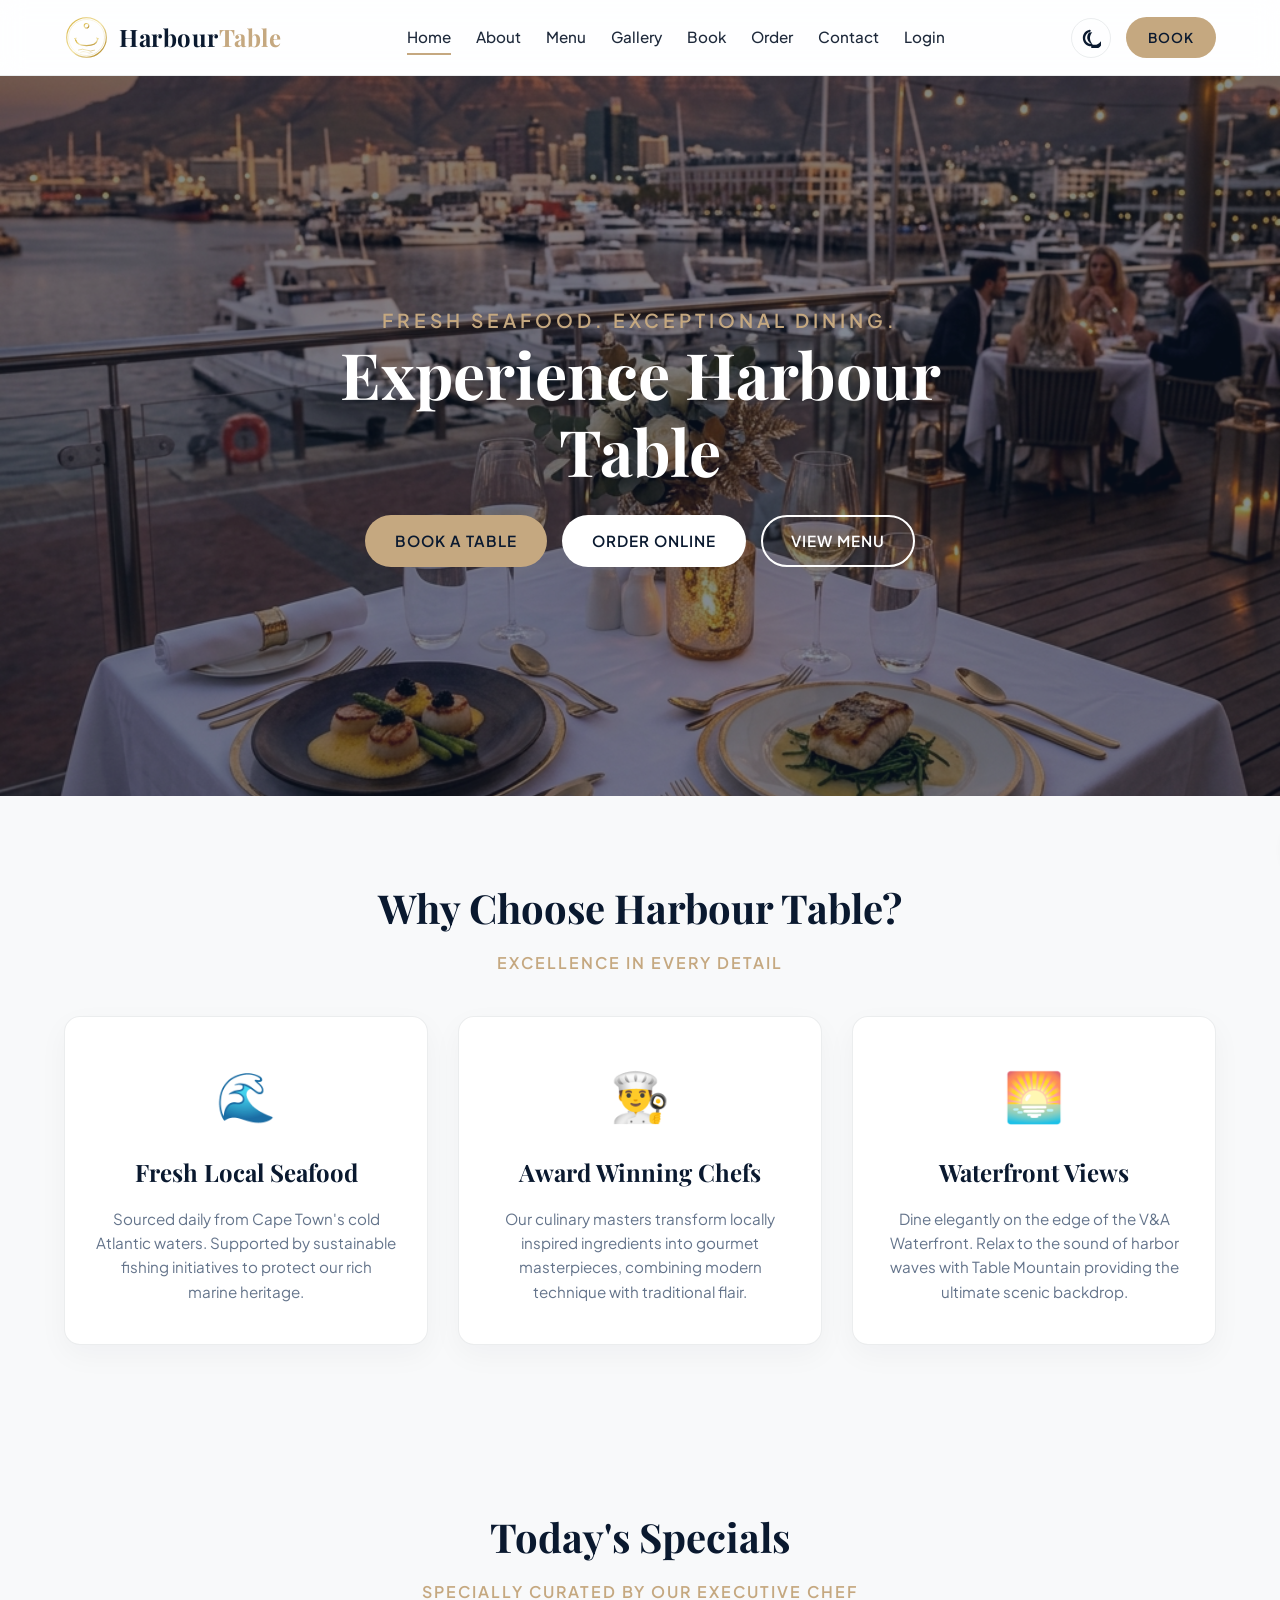
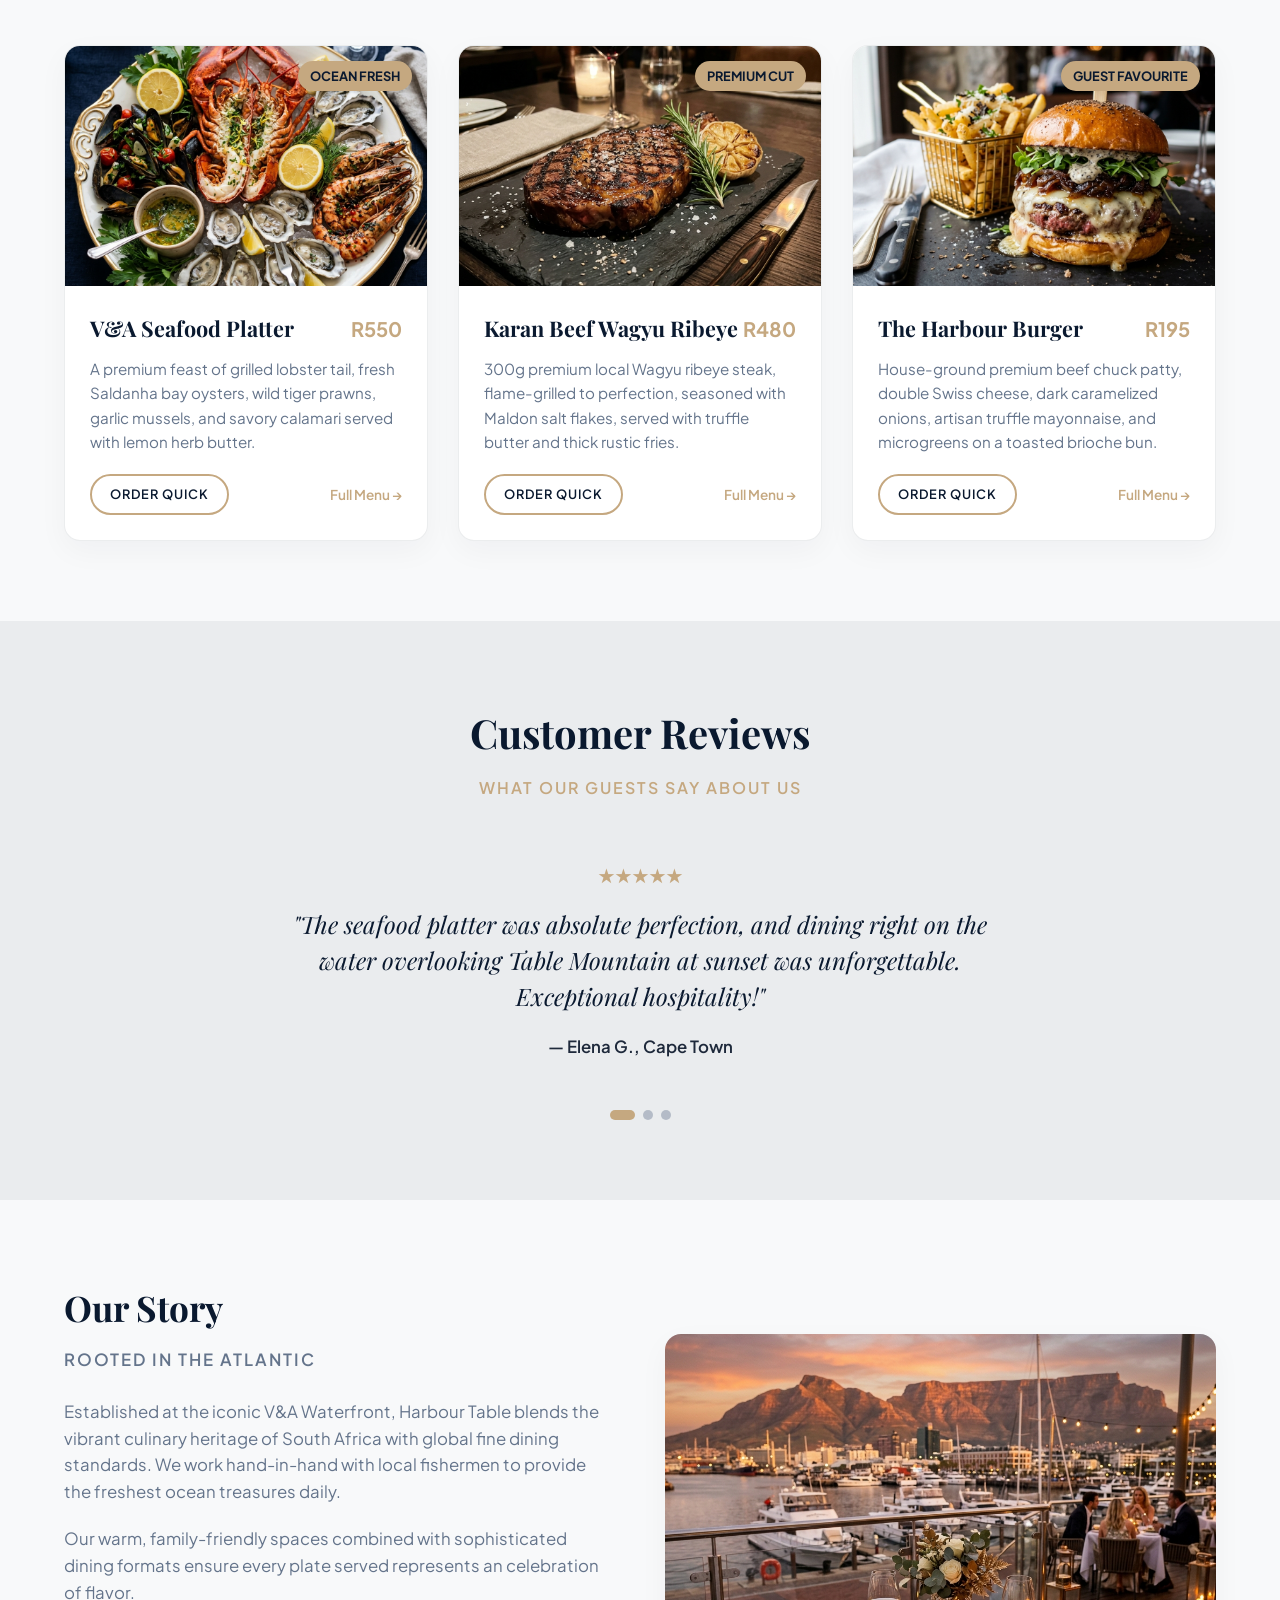
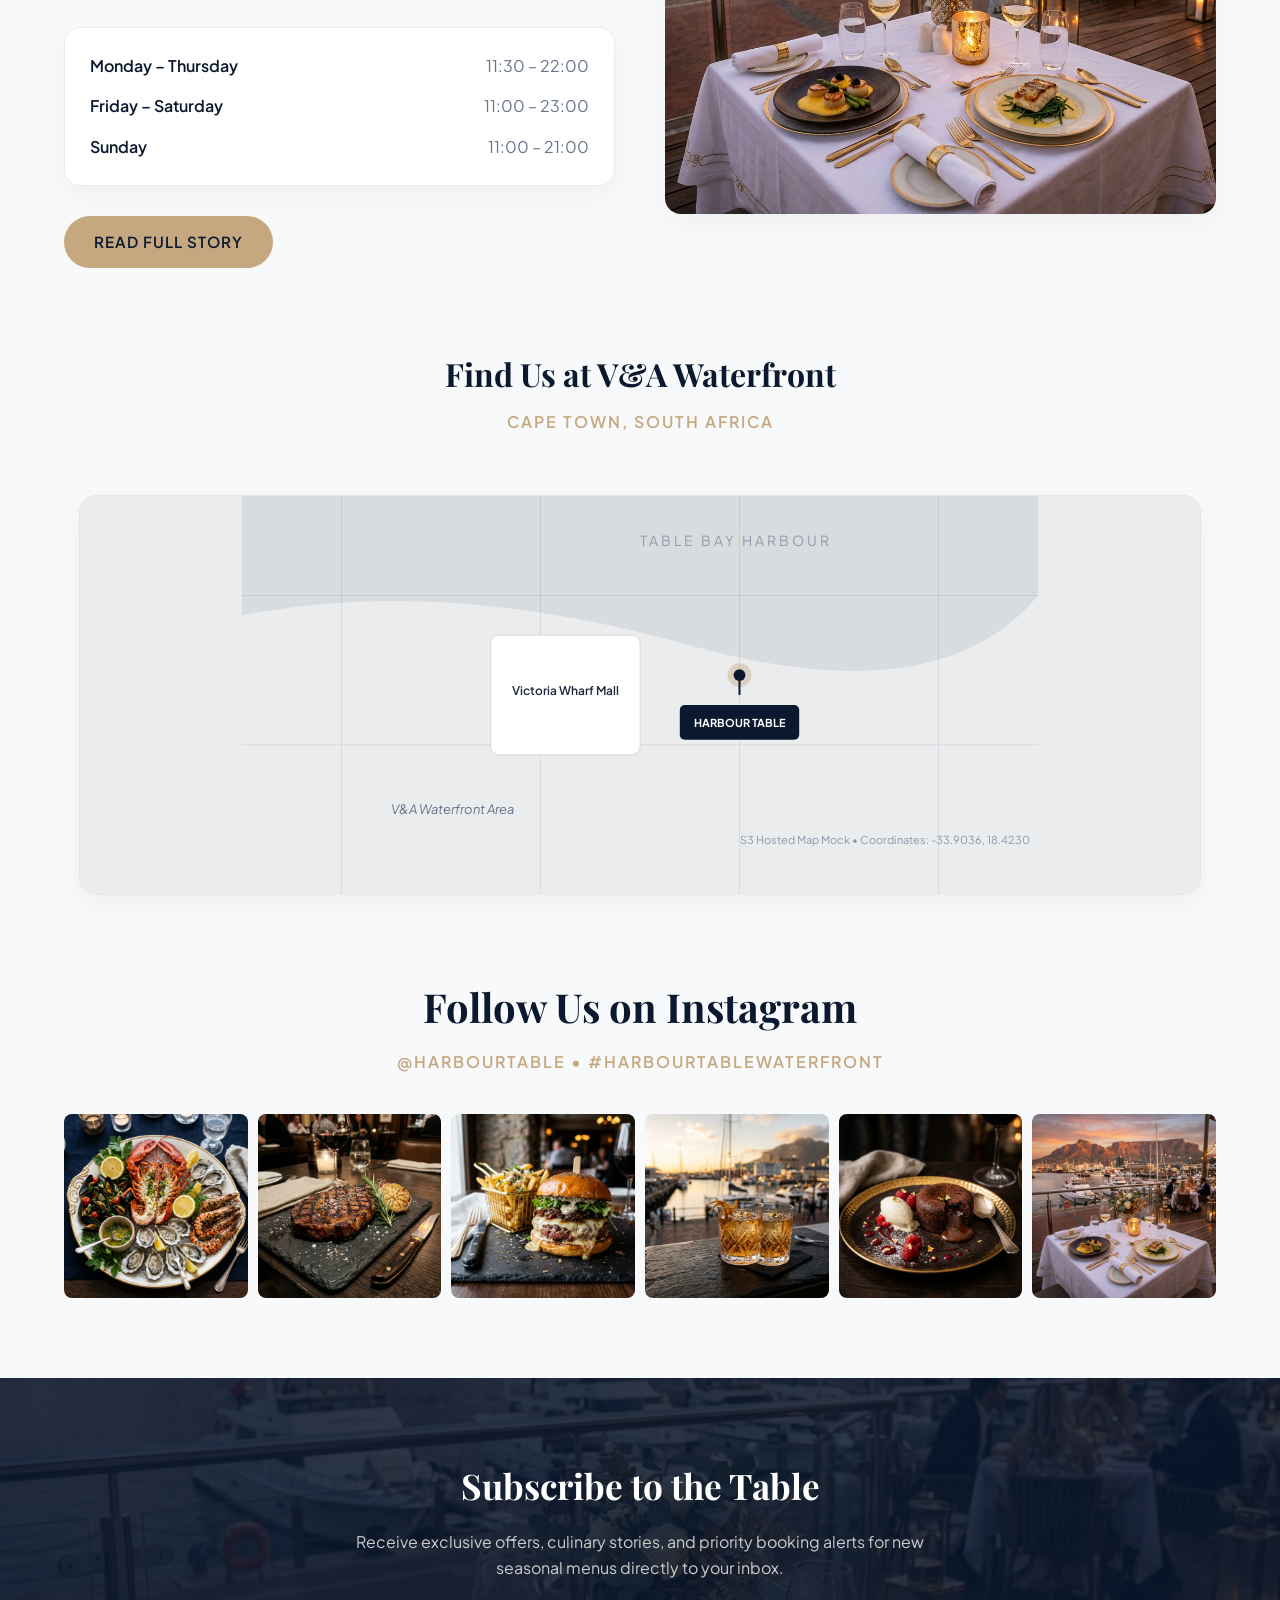
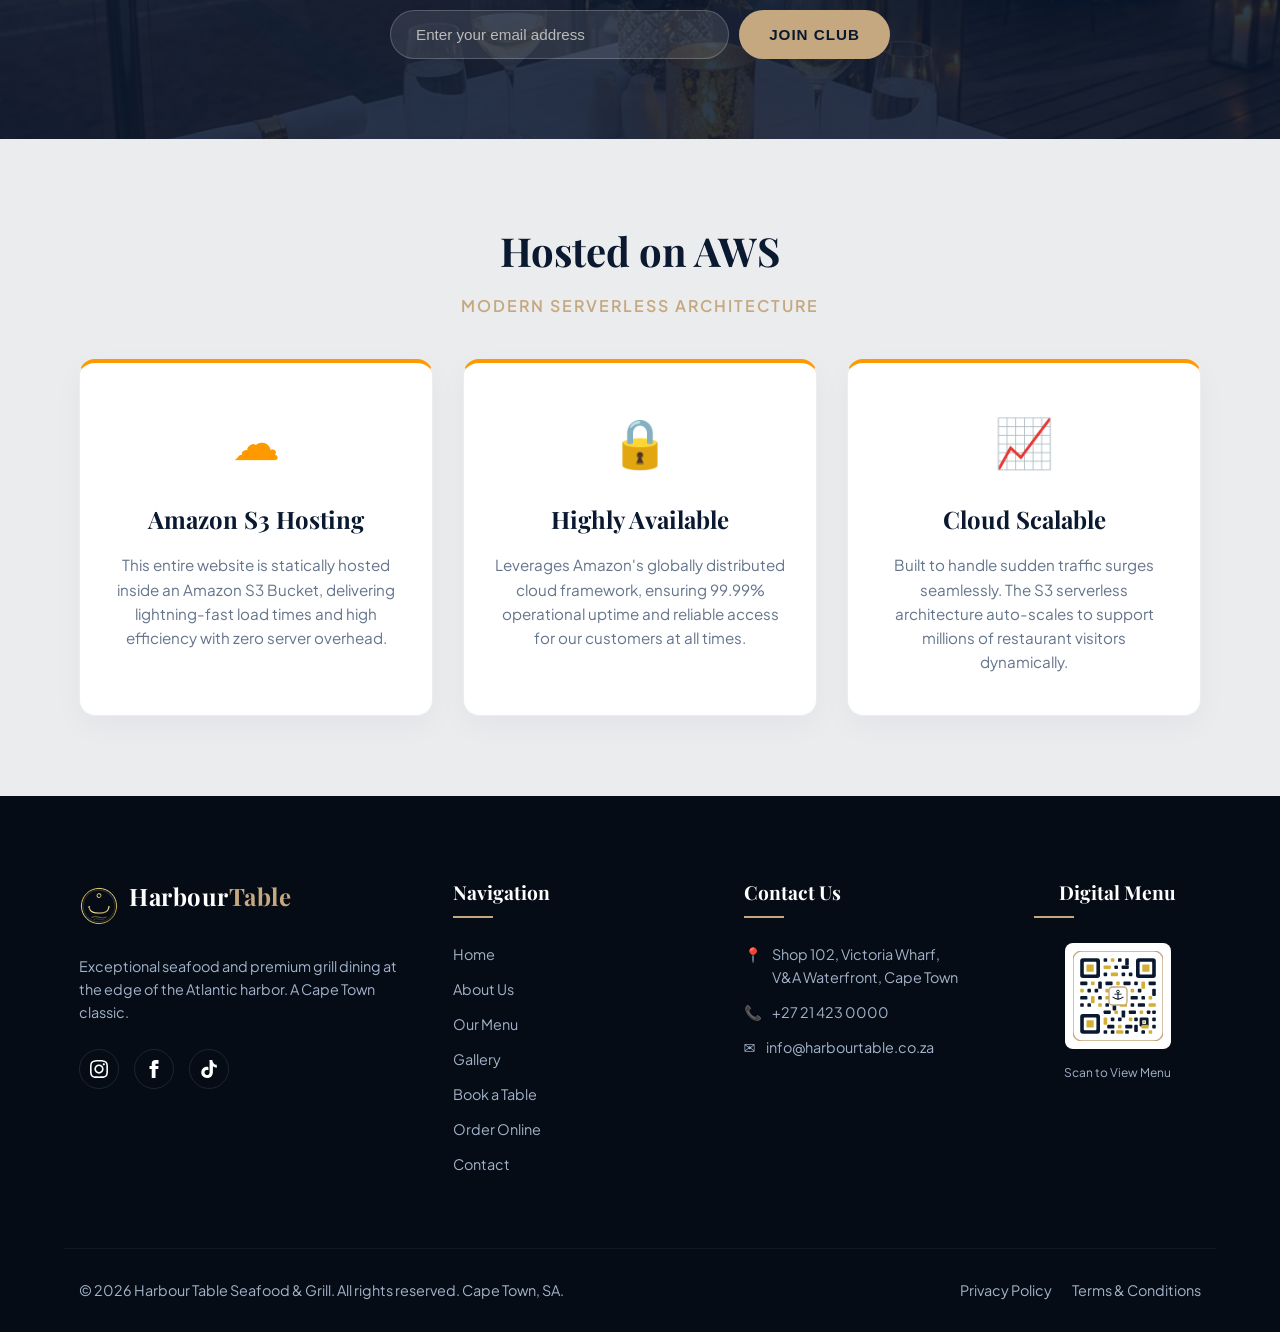
<file: Projects/Project 1 - Static Website/aws-harbour-table-main/index.html>
<!DOCTYPE html>
<html lang="en">
<head>
  <!-- SEO & Standard Meta -->
  <meta charset="UTF-8">
  <meta name="viewport" content="width=device-width, initial-scale=1.0">
  <meta name="description" content="Harbour Table - Premium Seafood & Grill at V&A Waterfront, Cape Town. Indulge in fresh local seafood, award-winning steaks, and signature cocktails. Book your table online.">
  <meta name="keywords" content="harbour table, waterfront restaurant, cape town restaurants, seafood waterfront, steaks cape town, luxury dining cape town, aws static hosting">
  <meta name="author" content="Harbour Table">
  <link rel="canonical" href="https://yourwebsite.com/index.html">

  <!-- Open Graph / Facebook -->
  <meta property="og:type" content="website">
  <meta property="og:url" content="https://yourwebsite.com/index.html">
  <meta property="og:title" content="Harbour Table | Fresh Seafood & Exceptional Dining in Cape Town">
  <meta property="og:description" content="Savor Cape Town's finest Atlantic seafood and steaks at the V&A Waterfront. Beautiful harbor views and elegant fine dining.">
  <meta property="og:image" content="images/hero_bg.png">

  <!-- Twitter -->
  <meta property="twitter:card" content="summary_large_image">
  <meta property="twitter:url" content="https://yourwebsite.com/index.html">
  <meta property="twitter:title" content="Harbour Table | Seafood & Grill Cape Town">
  <meta property="twitter:description" content="Savor Cape Town's finest Atlantic seafood and steaks at the V&A Waterfront. Beautiful harbor views and elegant fine dining.">
  <meta property="twitter:image" content="images/hero_bg.png">

  <!-- Favicon -->
  <link rel="icon" type="image/svg+xml" href="favicon.svg">

  <title>Harbour Table | Fresh Seafood. Exceptional Dining.</title>

  <!-- External Stylesheet -->
  <link rel="stylesheet" href="styles.css">
</head>
<body>

  <!-- STICKY HEADER -->
  <header>
    <div class="container nav-container">
      <a href="index.html" class="logo-wrapper">
        <img src="images/logo.svg" alt="Harbour Table Logo" class="logo-img">
        <span class="logo-text">Harbour<span>Table</span></span>
      </a>

      <!-- NAVIGATION LINKS -->
      <nav class="nav-menu" id="nav-menu">
        <a href="index.html" class="nav-link active">Home</a>
        <a href="about.html" class="nav-link">About</a>
        <a href="menu.html" class="nav-link">Menu</a>
        <a href="gallery.html" class="nav-link">Gallery</a>
        <a href="booking.html" class="nav-link">Book</a>
        <a href="order.html" class="nav-link">Order</a>
        <a href="contact.html" class="nav-link">Contact</a>
        
        <!-- Auth Status Items -->
        <a href="login.html" class="nav-link" id="nav-login-item">Login</a>
        <a href="profile.html" class="nav-link" id="nav-profile-item" style="display: none;">
          <span id="nav-user-text">Profile</span>
        </a>
      </nav>

      <!-- RIGHT SIDE NAV CONTROLS -->
      <div class="nav-controls">
        <!-- Dark Mode Switcher -->
        <button id="theme-toggle" class="theme-toggle-btn" aria-label="Toggle dark/light theme">
          <!-- Moon Icon -->
          <svg class="moon-icon" viewBox="0 0 24 24"><path d="M12.3 22h-.1c-5.5 0-10-4.5-10-10 0-4.8 3.5-8.9 8.2-9.8.5-.1 1 .2 1.2.7.2.5 0 1.1-.4 1.4-2.8 1.9-4.3 5.3-3.6 8.7.7 3.5 3.6 6.3 7.1 7 3.4.7 6.8-.8 8.7-3.6.3-.4.9-.6 1.4-.4.5.2.8.7.7 1.2-.9 4.7-5 8.2-9.8 8.2l-3.4-.2zm-1.8-17.6C7.3 5.6 5 8.6 5 12c0 3.9 3.1 7 7 7 .5 0 1 0 1.5-.1-1.9-2.1-2.9-4.9-2.7-7.7.2-2.3 1.1-4.5 2.7-6.2l-3 .4z"/></svg>
          <!-- Sun Icon -->
          <svg class="sun-icon" viewBox="0 0 24 24"><path d="M12 18c-3.3 0-6-2.7-6-6s2.7-6 6-6 6 2.7 6 6-2.7 6-6 6zm0-10c-2.2 0-4 1.8-4 4s1.8 4 4 4 4-1.8 4-4-1.8-4-4-4zm1-5V1c0-.6-.4-1-1-1s-1 .4-1 1v2c0 .6.4 1 1 1s1-.4 1-1zm0 18v2c0 .6-.4 1-1 1s-1-.4-1-1v-2c0-.6.4-1 1-1s1-.4 1-1zm10-9h-2c-.6 0-1 .4-1 1s.4 1 1 1h2c.6 0 1-.4 1-1s-.4-1-1-1zM5 12H3c-.6 0-1 .4-1 1s.4 1 1 1h2c.6 0 1-.4 1-1s-.4-1-1-1zm14.8-6.4l-1.4-1.4c-.4-.4-1-.4-1.4 0s-.4 1 0 1.4l1.4 1.4c.2.2.5.3.7.3.2 0 .5-.1.7-.3.4-.4.4-1 0-1.4zm-14 14l-1.4-1.4c-.4-.4-.4-1 0-1.4s1-.4 1.4 0l1.4 1.4c.4.4.4 1 0 1.4-.2.2-.5.3-.7.3-.2 0-.5-.1-.7-.3zm14 0l1.4-1.4c.4-.4.4-1 0-1.4s-1-.4-1.4 0l-1.4 1.4c-.4.4-.4 1 0 1.4.2.2.5.3.7.3.2 0 .5-.1.7-.3zm-14-14l1.4-1.4c.4-.4 1-.4 1.4 0s.4 1 0 1.4l-1.4 1.4c-.2.2-.5.3-.7.3-.2 0-.5-.1-.7-.3-.4-.4-.4-1 0-1.4z"/></svg>
        </button>

        <a href="booking.html" class="btn btn-primary" style="padding: 8px 20px; font-size: 0.85rem;">Book</a>
        
        <button class="hamburger" aria-label="Open mobile menu">
          <span></span>
          <span></span>
          <span></span>
        </button>
      </div>
    </div>
  </header>

  <!-- HERO BANNER -->
  <section class="hero">
    <div class="hero-content">
      <span class="hero-slogan">Fresh Seafood. Exceptional Dining.</span>
      <h1 class="hero-title">Experience Harbour Table</h1>
      <div class="hero-buttons">
        <a href="booking.html" class="btn btn-primary">Book a Table</a>
        <a href="order.html" class="btn btn-white">Order Online</a>
        <a href="menu.html" class="btn btn-outline" style="border-color: #FFFFFF; color: #FFFFFF;">View Menu</a>
      </div>
    </div>
  </section>

  <!-- WHY CHOOSE HARBOUR TABLE Section -->
  <section class="section-padding container text-center reveal">
    <h2 class="section-title">Why Choose Harbour Table?</h2>
    <p class="section-subtitle">Excellence in every detail</p>
    
    <div class="why-choose-grid">
      <!-- Card 1 -->
      <div class="info-card">
        <span class="info-card-icon">🌊</span>
        <h3 class="info-card-title">Fresh Local Seafood</h3>
        <p class="info-card-text">Sourced daily from Cape Town's cold Atlantic waters. Supported by sustainable fishing initiatives to protect our rich marine heritage.</p>
      </div>
      <!-- Card 2 -->
      <div class="info-card">
        <span class="info-card-icon">👨‍🍳</span>
        <h3 class="info-card-title">Award Winning Chefs</h3>
        <p class="info-card-text">Our culinary masters transform locally inspired ingredients into gourmet masterpieces, combining modern technique with traditional flair.</p>
      </div>
      <!-- Card 3 -->
      <div class="info-card">
        <span class="info-card-icon">🌅</span>
        <h3 class="info-card-title">Waterfront Views</h3>
        <p class="info-card-text">Dine elegantly on the edge of the V&A Waterfront. Relax to the sound of harbor waves with Table Mountain providing the ultimate scenic backdrop.</p>
      </div>
    </div>
  </section>

  <!-- TODAY'S SPECIALS Section -->
  <section class="section-padding container reveal">
    <div class="text-center">
      <h2 class="section-title">Today's Specials</h2>
      <p class="section-subtitle">Specially curated by our Executive Chef</p>
    </div>
    
    <div class="specials-grid">
      <!-- Special 1 -->
      <div class="dish-card">
        <div class="dish-img-wrapper">
          <img src="images/seafood_platter.png" alt="Seafood Platter" class="dish-img">
          <span class="dish-badge">Ocean Fresh</span>
        </div>
        <div class="dish-info">
          <div class="dish-header">
            <h3 class="dish-title">V&A Seafood Platter</h3>
            <span class="dish-price">R550</span>
          </div>
          <p class="dish-desc">A premium feast of grilled lobster tail, fresh Saldanha bay oysters, wild tiger prawns, garlic mussels, and savory calamari served with lemon herb butter.</p>
          <div class="dish-action">
            <a href="order.html?item=Seafood+Platter" class="btn btn-outline" style="padding: 8px 18px; font-size: 0.8rem;">Order Quick</a>
            <a href="menu.html" style="font-size: 0.85rem; color: var(--color-gold); font-weight: 600;">Full Menu &rarr;</a>
          </div>
        </div>
      </div>

      <!-- Special 2 -->
      <div class="dish-card">
        <div class="dish-img-wrapper">
          <img src="images/wagyu_steak.png" alt="Wagyu Steak" class="dish-img">
          <span class="dish-badge">Premium Cut</span>
        </div>
        <div class="dish-info">
          <div class="dish-header">
            <h3 class="dish-title">Karan Beef Wagyu Ribeye</h3>
            <span class="dish-price">R480</span>
          </div>
          <p class="dish-desc">300g premium local Wagyu ribeye steak, flame-grilled to perfection, seasoned with Maldon salt flakes, served with truffle butter and thick rustic fries.</p>
          <div class="dish-action">
            <a href="order.html?item=Wagyu+Steak" class="btn btn-outline" style="padding: 8px 18px; font-size: 0.8rem;">Order Quick</a>
            <a href="menu.html" style="font-size: 0.85rem; color: var(--color-gold); font-weight: 600;">Full Menu &rarr;</a>
          </div>
        </div>
      </div>

      <!-- Special 3 -->
      <div class="dish-card">
        <div class="dish-img-wrapper">
          <img src="images/gourmet_burger.png" alt="Gourmet Burger" class="dish-img">
          <span class="dish-badge">Guest Favourite</span>
        </div>
        <div class="dish-info">
          <div class="dish-header">
            <h3 class="dish-title">The Harbour Burger</h3>
            <span class="dish-price">R195</span>
          </div>
          <p class="dish-desc">House-ground premium beef chuck patty, double Swiss cheese, dark caramelized onions, artisan truffle mayonnaise, and microgreens on a toasted brioche bun.</p>
          <div class="dish-action">
            <a href="order.html?item=Harbour+Burger" class="btn btn-outline" style="padding: 8px 18px; font-size: 0.8rem;">Order Quick</a>
            <a href="menu.html" style="font-size: 0.85rem; color: var(--color-gold); font-weight: 600;">Full Menu &rarr;</a>
          </div>
        </div>
      </div>
    </div>
  </section>

  <!-- CUSTOMER REVIEWS Section -->
  <section class="section-padding testimonials reveal">
    <div class="container">
      <div class="text-center">
        <h2 class="section-title">Customer Reviews</h2>
        <p class="section-subtitle">What our guests say about us</p>
      </div>

      <div class="testimonials-carousel">
        <!-- Review 1 -->
        <div class="testimonial-slide">
          <div class="stars">★★★★★</div>
          <p class="testimonial-text">"The seafood platter was absolute perfection, and dining right on the water overlooking Table Mountain at sunset was unforgettable. Exceptional hospitality!"</p>
          <span class="testimonial-author">&mdash; Elena G., Cape Town</span>
        </div>
        <!-- Review 2 -->
        <div class="testimonial-slide">
          <div class="stars">★★★★★</div>
          <p class="testimonial-text">"Incredibly flavorful steaks and signature cocktails that blew us away. The dark navy and gold decor is extremely elegant. A Cape Town gem!"</p>
          <span class="testimonial-author">&mdash; Marcus T., London</span>
        </div>
        <!-- Review 3 -->
        <div class="testimonial-slide">
          <div class="stars">★★★★★</div>
          <p class="testimonial-text">"A perfect family dining experience. The children loved the gourmet burgers, and the service was warm and highly professional. We will definitely be back!"</p>
          <span class="testimonial-author">&mdash; Sarah van der Merwe, Pretoria</span>
        </div>
      </div>

      <div class="testimonial-dots"></div>
    </div>
  </section>

  <!-- STORY PREVIEW & HOURS -->
  <section class="section-padding container reveal">
    <div class="story-split">
      <div class="story-text">
        <h2 class="section-title" style="text-align: left; font-size: 2.2rem;">Our Story</h2>
        <p class="section-subtitle" style="text-align: left; margin-bottom: 25px;">Rooted in the Atlantic</p>
        <p>Established at the iconic V&A Waterfront, Harbour Table blends the vibrant culinary heritage of South Africa with global fine dining standards. We work hand-in-hand with local fishermen to provide the freshest ocean treasures daily.</p>
        <p>Our warm, family-friendly spaces combined with sophisticated dining formats ensure every plate served represents an celebration of flavor.</p>
        
        <!-- Hours Sub-Grid -->
        <div class="story-hours-grid">
          <div class="hours-day">Monday &ndash; Thursday</div>
          <div class="hours-time">11:30 &ndash; 22:00</div>
          <div class="hours-day">Friday &ndash; Saturday</div>
          <div class="hours-time">11:00 &ndash; 23:00</div>
          <div class="hours-day">Sunday</div>
          <div class="hours-time">11:00 &ndash; 21:00</div>
        </div>

        <a href="about.html" class="btn btn-primary">Read Full Story</a>
      </div>
      <div class="story-img-frame">
        <img src="images/interior.png" alt="Harbour Table Dining Space">
      </div>
    </div>
  </section>

  <!-- GOOGLE MAPS PLACEHOLDER -->
  <section class="container reveal">
    <div class="text-center">
      <h2 class="section-title" style="font-size: 2rem;">Find Us at V&A Waterfront</h2>
      <p class="section-subtitle" style="margin-bottom: 20px;">Cape Town, South Africa</p>
    </div>
    
    <div class="map-container">
      <div class="map-placeholder-svg">
        <svg xmlns="http://www.w3.org/2000/svg" viewBox="0 0 800 400" width="100%" height="100%">
          <rect width="800" height="400" fill="var(--bg-tertiary)" />
          <!-- Mock Map Grid Lines -->
          <line x1="100" y1="0" x2="100" y2="400" stroke="var(--border-color)" stroke-width="1"/>
          <line x1="300" y1="0" x2="300" y2="400" stroke="var(--border-color)" stroke-width="1"/>
          <line x1="500" y1="0" x2="500" y2="400" stroke="var(--border-color)" stroke-width="1"/>
          <line x1="700" y1="0" x2="700" y2="400" stroke="var(--border-color)" stroke-width="1"/>
          <line x1="0" y1="100" x2="800" y2="100" stroke="var(--border-color)" stroke-width="1"/>
          <line x1="0" y1="250" x2="800" y2="250" stroke="var(--border-color)" stroke-width="1"/>
          
          <!-- Ocean Area -->
          <path d="M 0 120 Q 200 80, 450 150 T 800 100 L 800 0 L 0 0 Z" fill="rgba(10, 25, 47, 0.08)" />
          <text x="400" y="50" fill="var(--text-secondary)" font-size="14" opacity="0.6" letter-spacing="3">TABLE BAY HARBOUR</text>
          
          <!-- Wharf details -->
          <rect x="250" y="140" width="150" height="120" rx="8" fill="var(--bg-secondary)" stroke="var(--border-color)" stroke-width="1.5" />
          <text x="325" y="200" fill="var(--text-primary)" font-size="12" text-anchor="middle" font-weight="600">Victoria Wharf Mall</text>
          
          <!-- Harbour Table Marker Pin -->
          <circle cx="500" cy="180" r="12" fill="var(--color-gold)" opacity="0.4" />
          <circle cx="500" cy="180" r="6" fill="#0A192F" />
          <path d="M 500 180 L 500 200" stroke="#0A192F" stroke-width="2"/>
          <rect x="440" y="210" width="120" height="35" rx="5" fill="#0A192F" />
          <text x="500" y="232" fill="#FFFFFF" font-size="11" font-weight="700" text-anchor="middle">HARBOUR TABLE</text>
          
          <!-- V&A Waterfront label -->
          <text x="150" y="320" fill="var(--text-secondary)" font-size="13" font-style="italic">V&A Waterfront Area</text>
          <text x="500" y="350" fill="var(--text-secondary)" font-size="11" opacity="0.7">S3 Hosted Map Mock &bull; Coordinates: -33.9036, 18.4230</text>
        </svg>
      </div>
    </div>
  </section>

  <!-- INSTAGRAM GALLERY PREVIEW -->
  <section class="section-padding container reveal">
    <div class="text-center">
      <h2 class="section-title">Follow Us on Instagram</h2>
      <p class="section-subtitle">@HarbourTable &bull; #HarbourTableWaterfront</p>
    </div>
    
    <div class="insta-grid">
      <a href="gallery.html" class="insta-item">
        <img src="images/seafood_platter.png" alt="Instagram Post Seafood" class="insta-img">
        <div class="insta-overlay">❤️ 1.2k</div>
      </a>
      <a href="gallery.html" class="insta-item">
        <img src="images/wagyu_steak.png" alt="Instagram Post Steak" class="insta-img">
        <div class="insta-overlay">❤️ 894</div>
      </a>
      <a href="gallery.html" class="insta-item">
        <img src="images/gourmet_burger.png" alt="Instagram Post Burger" class="insta-img">
        <div class="insta-overlay">❤️ 950</div>
      </a>
      <a href="gallery.html" class="insta-item">
        <img src="images/cocktail.png" alt="Instagram Post Cocktail" class="insta-img">
        <div class="insta-overlay">❤️ 1.1k</div>
      </a>
      <a href="gallery.html" class="insta-item">
        <img src="images/dessert.png" alt="Instagram Post Dessert" class="insta-img">
        <div class="insta-overlay">❤️ 760</div>
      </a>
      <a href="gallery.html" class="insta-item">
        <img src="images/hero_bg.png" alt="Instagram Post Exterior" class="insta-img">
        <div class="insta-overlay">❤️ 2.3k</div>
      </a>
    </div>
  </section>

  <!-- NEWSLETTER SIGNUP -->
  <section class="section-padding newsletter">
    <div class="newsletter-content">
      <h2 class="newsletter-title">Subscribe to the Table</h2>
      <p class="newsletter-desc">Receive exclusive offers, culinary stories, and priority booking alerts for new seasonal menus directly to your inbox.</p>
      
      <form class="newsletter-form" id="newsletter-form">
        <input type="email" placeholder="Enter your email address" class="newsletter-input" aria-label="Email for newsletter" required>
        <button type="submit" class="btn btn-primary">Join Club</button>
      </form>
    </div>
  </section>

  <!-- HOSTED ON AWS Section -->
  <section class="section-padding reveal" style="background-color: var(--bg-tertiary);">
    <div class="container text-center">
      <h2 class="section-title">Hosted on AWS</h2>
      <p class="section-subtitle">Modern serverless architecture</p>
      
      <div class="aws-hosting-grid">
        <!-- Card 1 -->
        <div class="info-card" style="border-top: 4px solid #FF9900;">
          <span class="info-card-icon" style="color: #FF9900;">☁️</span>
          <h3 class="info-card-title">Amazon S3 Hosting</h3>
          <p class="info-card-text">This entire website is statically hosted inside an Amazon S3 Bucket, delivering lightning-fast load times and high efficiency with zero server overhead.</p>
        </div>
        <!-- Card 2 -->
        <div class="info-card" style="border-top: 4px solid #FF9900;">
          <span class="info-card-icon" style="color: #FF9900;">🔒</span>
          <h3 class="info-card-title">Highly Available</h3>
          <p class="info-card-text">Leverages Amazon's globally distributed cloud framework, ensuring 99.99% operational uptime and reliable access for our customers at all times.</p>
        </div>
        <!-- Card 3 -->
        <div class="info-card" style="border-top: 4px solid #FF9900;">
          <span class="info-card-icon" style="color: #FF9900;">📈</span>
          <h3 class="info-card-title">Cloud Scalable</h3>
          <p class="info-card-text">Built to handle sudden traffic surges seamlessly. The S3 serverless architecture auto-scales to support millions of restaurant visitors dynamically.</p>
        </div>
      </div>
    </div>
  </section>

  <!-- FOOTER -->
  <footer>
    <div class="container footer-grid">
      <!-- Col 1: Brand -->
      <div class="footer-col-brand">
        <a href="index.html" class="logo-wrapper" style="margin-bottom: 20px; display: inline-flex;">
          <img src="images/logo.svg" alt="Harbour Table Logo" class="logo-img" style="width: 40px; height: 40px;">
          <span class="logo-text" style="color: #FFFFFF;">Harbour<span>Table</span></span>
        </a>
        <p class="footer-desc">Exceptional seafood and premium grill dining at the edge of the Atlantic harbor. A Cape Town classic.</p>
        <div class="footer-socials">
          <!-- Instagram -->
          <a href="#" class="social-link" aria-label="Instagram"><svg width="18" height="18" fill="currentColor" viewBox="0 0 24 24"><path d="M12 2.163c3.204 0 3.584.012 4.85.07 3.252.148 4.771 1.691 4.919 4.919.058 1.265.069 1.645.069 4.849 0 3.205-.012 3.584-.069 4.849-.149 3.225-1.664 4.771-4.919 4.919-1.266.058-1.644.07-4.85.07-3.204 0-3.584-.012-4.849-.07-3.26-.149-4.771-1.699-4.919-4.92-.058-1.265-.07-1.644-.07-4.849 0-3.204.013-3.583.07-4.849.149-3.227 1.664-4.771 4.919-4.919 1.266-.057 1.645-.069 4.849-.069zm0-2c-3.259 0-3.667.014-4.947.072-4.358.2-6.78 2.618-6.98 6.98-.059 1.281-.073 1.689-.073 4.948 0 3.259.014 3.668.072 4.948.2 4.358 2.618 6.78 6.98 6.98 1.281.058 1.689.072 4.948.072 3.259 0 3.668-.014 4.948-.072 4.354-.2 6.782-2.618 6.979-6.98.059-1.28.073-1.689.073-4.948 0-3.259-.014-3.667-.072-4.947-.196-4.354-2.617-6.78-6.979-6.98-1.281-.059-1.69-.073-4.949-.073zm0 5.838c-3.403 0-6.162 2.759-6.162 6.162s2.759 6.163 6.162 6.163 6.162-2.759 6.162-6.163c0-3.403-2.759-6.162-6.162-6.162zm0 10.162c-2.209 0-4-1.79-4-4 0-2.209 1.791-4 4-4s4 1.791 4 4c0 2.21-1.791 4-4 4zm6.406-11.845c-.796 0-1.441.645-1.441 1.44s.645 1.44 1.441 1.44c.795 0 1.439-.645 1.439-1.44s-.644-1.44-1.439-1.44z"/></svg></a>
          <!-- Facebook -->
          <a href="#" class="social-link" aria-label="Facebook"><svg width="18" height="18" fill="currentColor" viewBox="0 0 24 24"><path d="M9 8h-3v4h3v12h5v-12h3.642l.358-4h-4v-1.667c0-.955.192-1.333 1.115-1.333h2.885v-5h-3.808c-3.596 0-5.192 1.583-5.192 4.615v3.385z"/></svg></a>
          <!-- TikTok -->
          <a href="#" class="social-link" aria-label="TikTok"><svg width="18" height="18" fill="currentColor" viewBox="0 0 24 24"><path d="M12.525.02c1.31-.02 2.61-.01 3.91-.02.08 1.53.63 3.02 1.63 4.18 1.12 1.25 2.7 2.05 4.34 2.25v3.83c-1.85-.05-3.66-.67-5.13-1.82-.08 2.53-.02 5.06-.05 7.59-.06 1.83-.54 3.73-1.69 5.17-1.43 1.76-3.76 2.77-6.04 2.76-2.27.02-4.57-.89-6.04-2.61-1.63-1.92-2.19-4.71-1.42-7.13.71-2.29 2.54-4.22 4.88-4.9 1.44-.42 2.97-.29 4.31.39v4.06c-.84-.52-1.89-.66-2.82-.36-1.12.35-2.02 1.34-2.26 2.49-.33 1.5.42 3.12 1.78 3.81 1.2.61 2.76.4 3.74-.46.74-.65 1.12-1.62 1.1-2.59.04-4.47.01-8.94.02-13.41-.01-.35.03-.71-.02-1.06z"/></svg></a>
        </div>
      </div>

      <!-- Col 2: Navigation Links -->
      <div>
        <h4 class="footer-col-title">Navigation</h4>
        <ul class="footer-links">
          <li><a href="index.html">Home</a></li>
          <li><a href="about.html">About Us</a></li>
          <li><a href="menu.html">Our Menu</a></li>
          <li><a href="gallery.html">Gallery</a></li>
          <li><a href="booking.html">Book a Table</a></li>
          <li><a href="order.html">Order Online</a></li>
          <li><a href="contact.html">Contact</a></li>
        </ul>
      </div>

      <!-- Col 3: Contact Details -->
      <div>
        <h4 class="footer-col-title">Contact Us</h4>
        <ul class="footer-contact">
          <li>
            <span>📍</span>
            <span>Shop 102, Victoria Wharf,<br>V&A Waterfront, Cape Town</span>
          </li>
          <li>
            <span>📞</span>
            <span>+27 21 423 0000</span>
          </li>
          <li>
            <span>✉️</span>
            <span>info@harbourtable.co.za</span>
          </li>
        </ul>
      </div>

      <!-- Col 4: Menu QR Code -->
      <div class="footer-qr-container">
        <h4 class="footer-col-title">Digital Menu</h4>
        <a href="menu.html" class="footer-qr-wrapper">
          <img src="images/qrcode.svg" alt="Scan to View Digital Menu" class="footer-qr-img">
        </a>
        <span class="footer-qr-label">Scan to View Menu</span>
      </div>
    </div>

    <!-- Bottom copyrights -->
    <div class="container footer-bottom">
      <p>&copy; 2026 Harbour Table Seafood & Grill. All rights reserved. Cape Town, SA.</p>
      <div class="footer-legal-links">
        <a href="privacy.html">Privacy Policy</a>
        <a href="terms.html">Terms & Conditions</a>
      </div>
    </div>
  </footer>

  <!-- BACK TO TOP BUTTON -->
  <button id="back-to-top" class="back-to-top" aria-label="Back to top">
    <svg width="20" height="20" fill="currentColor" viewBox="0 0 24 24"><path d="M12 4.438l-10 10 1.406 1.406 8.594-8.594 8.594 8.594 1.406-1.406-10-10z"/></svg>
  </button>

  <!-- External Script -->
  <script src="script.js"></script>
</body>
</html>
</file>
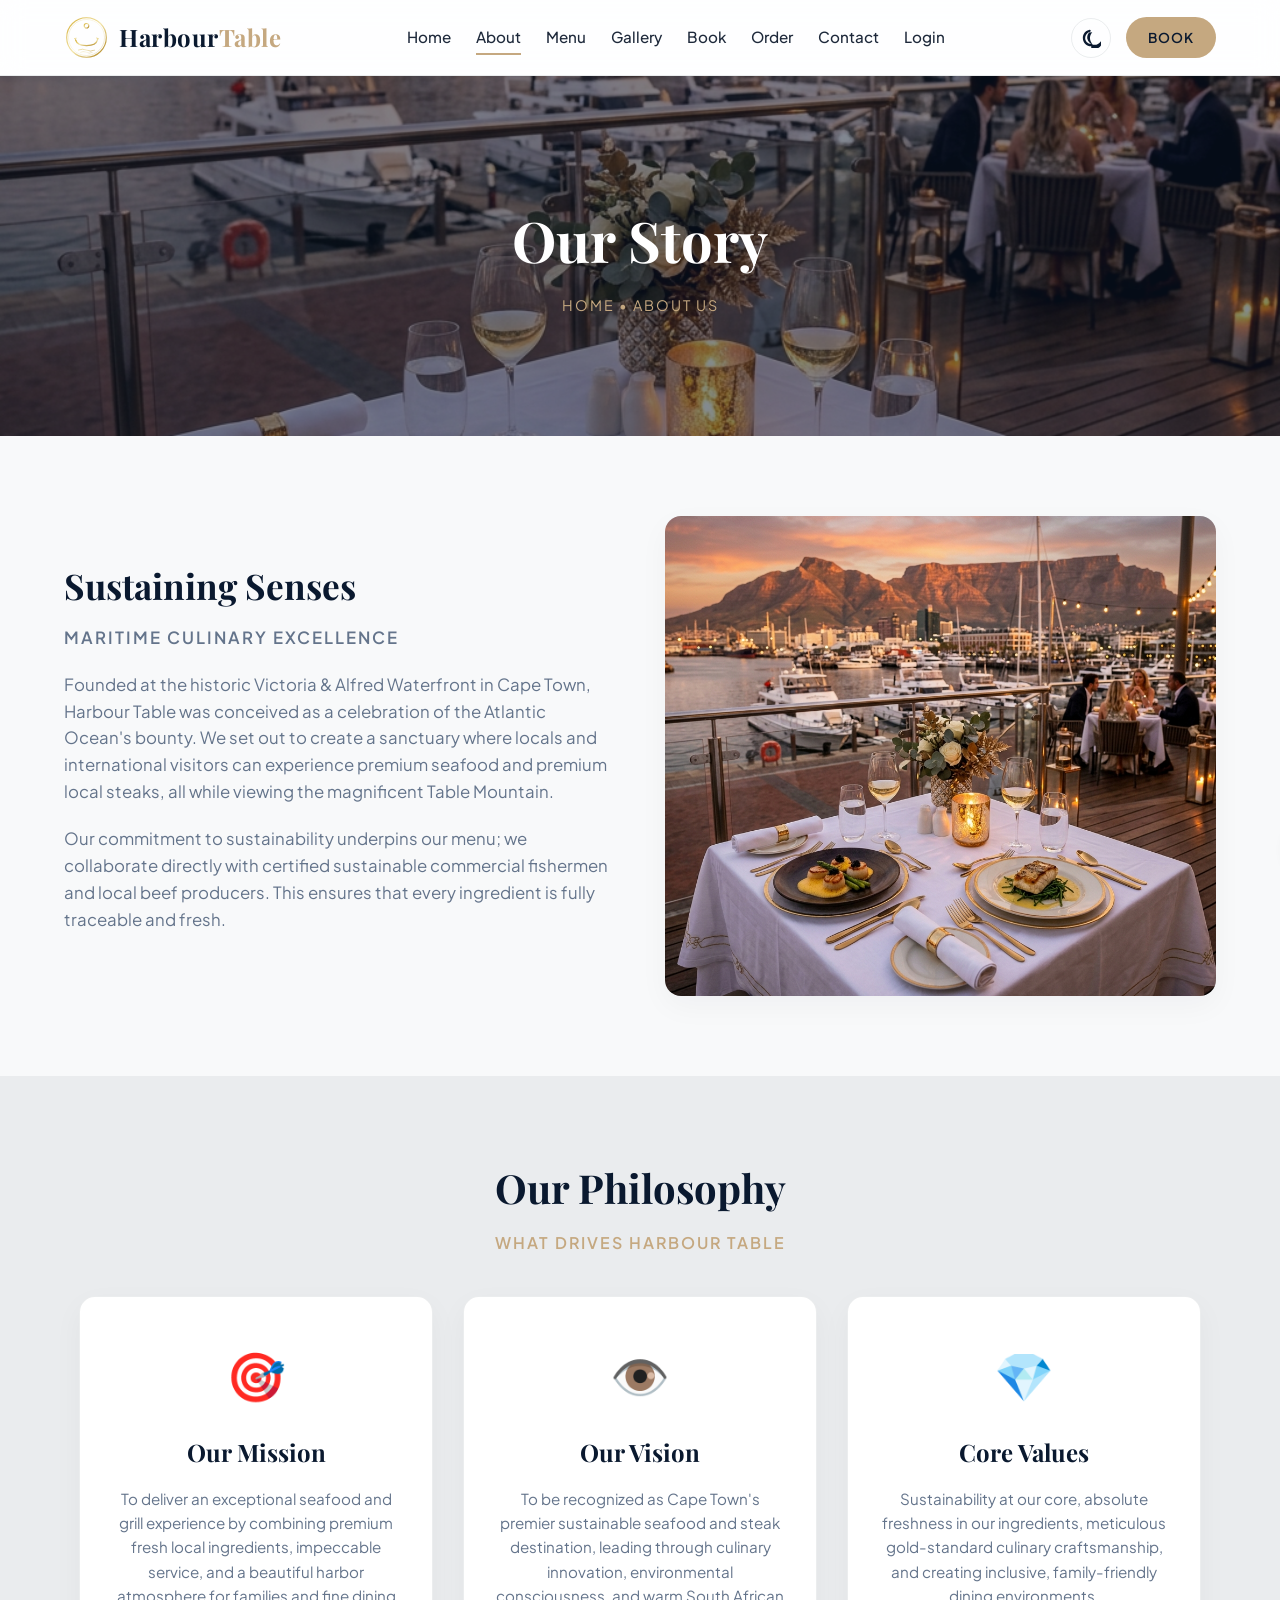
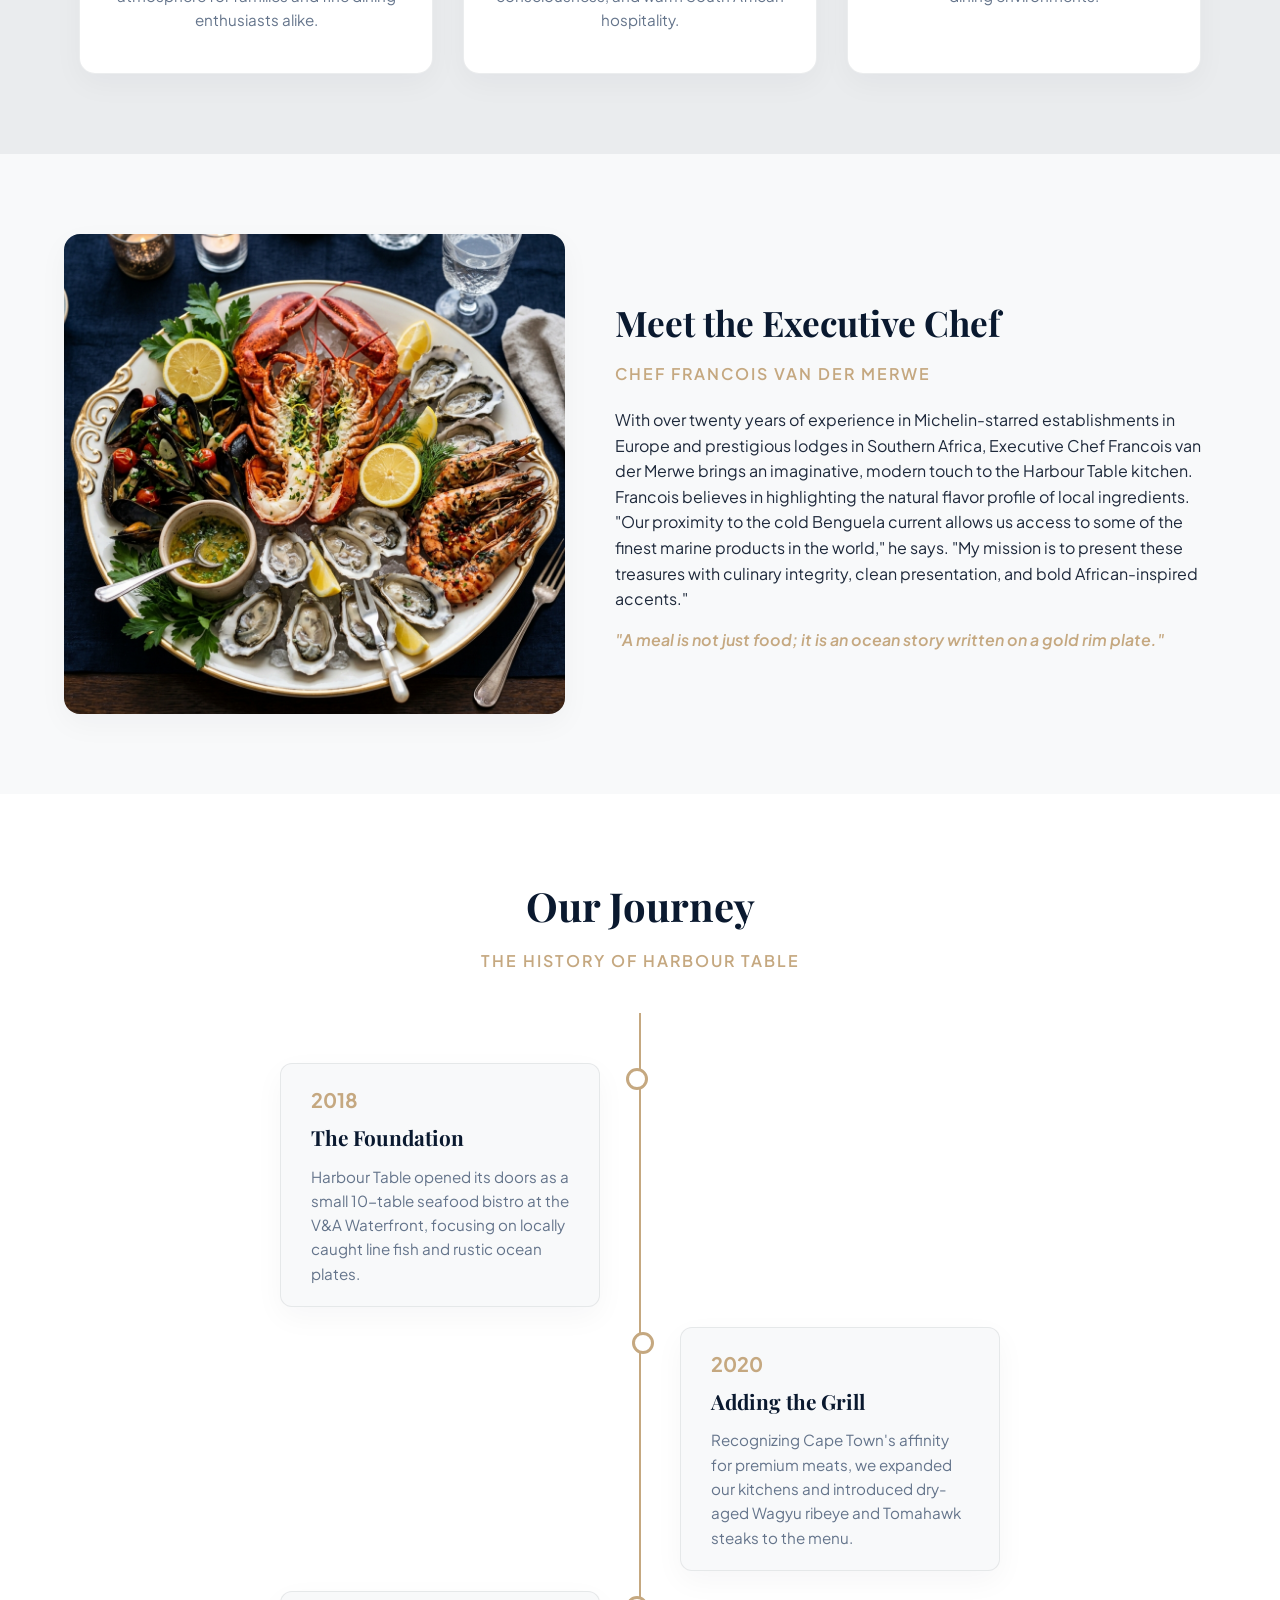
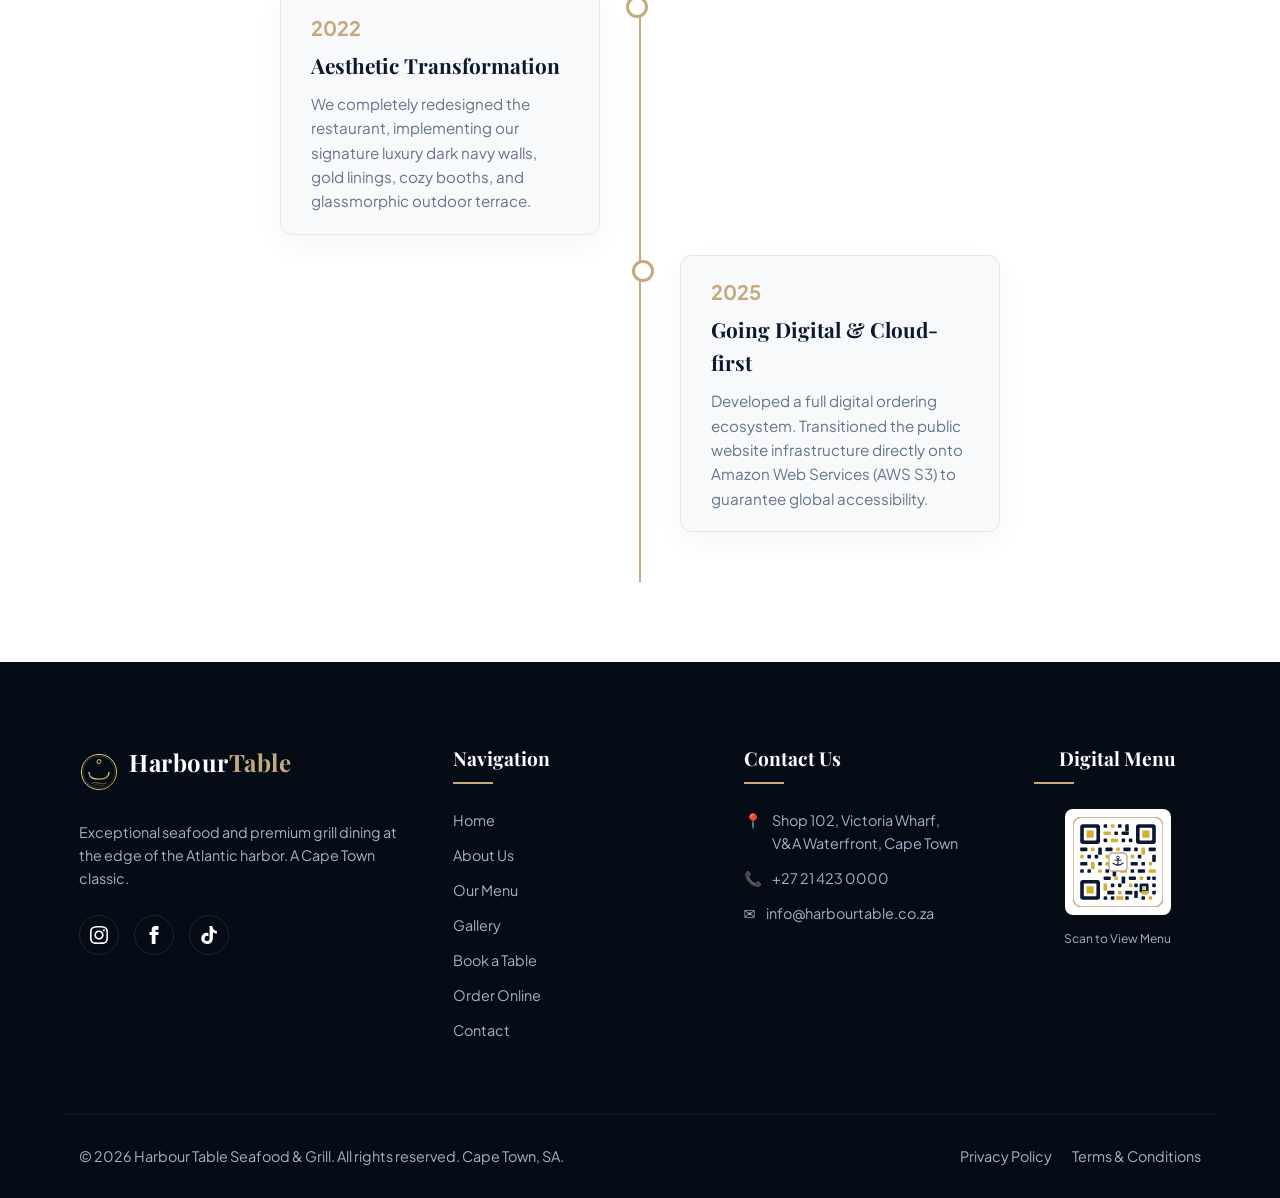
<file: Projects/Project 1 - Static Website/aws-harbour-table-main/about.html>
<!DOCTYPE html>
<html lang="en">
<head>
  <meta charset="UTF-8">
  <meta name="viewport" content="width=device-width, initial-scale=1.0">
  <meta name="description" content="Learn about Harbour Table's rich history, our sustainable sourcing mission, core values, and Executive Chef Francois van der Merwe.">
  <meta name="keywords" content="harbour table story, chef francois van der merwe, seafood sourcing cape town, waterfront restaurant history">
  <link rel="canonical" href="https://yourwebsite.com/about.html">

  <meta property="og:type" content="website">
  <meta property="og:url" content="https://yourwebsite.com/about.html">
  <meta property="og:title" content="About Us | Our Story & Culinary Philosophy - Harbour Table">
  <meta property="og:description" content="Discover how we blend Cape Town's maritime heritage with contemporary gastronomy. Our story and commitment to sustainability.">
  <meta property="og:image" content="images/hero_bg.png">

  <link rel="icon" type="image/svg+xml" href="favicon.svg">
  <title>About Us | Harbour Table Story & Culinary Team</title>
  <link rel="stylesheet" href="styles.css">
</head>
<body>

  <!-- STICKY HEADER -->
  <header>
    <div class="container nav-container">
      <a href="index.html" class="logo-wrapper">
        <img src="images/logo.svg" alt="Harbour Table Logo" class="logo-img">
        <span class="logo-text">Harbour<span>Table</span></span>
      </a>
      <nav class="nav-menu" id="nav-menu">
        <a href="index.html" class="nav-link">Home</a>
        <a href="about.html" class="nav-link active">About</a>
        <a href="menu.html" class="nav-link">Menu</a>
        <a href="gallery.html" class="nav-link">Gallery</a>
        <a href="booking.html" class="nav-link">Book</a>
        <a href="order.html" class="nav-link">Order</a>
        <a href="contact.html" class="nav-link">Contact</a>
        <a href="login.html" class="nav-link" id="nav-login-item">Login</a>
        <a href="profile.html" class="nav-link" id="nav-profile-item" style="display: none;"><span id="nav-user-text">Profile</span></a>
      </nav>
      <div class="nav-controls">
        <button id="theme-toggle" class="theme-toggle-btn" aria-label="Toggle dark/light theme">
          <svg class="moon-icon" viewBox="0 0 24 24"><path d="M12.3 22h-.1c-5.5 0-10-4.5-10-10 0-4.8 3.5-8.9 8.2-9.8.5-.1 1 .2 1.2.7.2.5 0 1.1-.4 1.4-2.8 1.9-4.3 5.3-3.6 8.7.7 3.5 3.6 6.3 7.1 7 3.4.7 6.8-.8 8.7-3.6.3-.4.9-.6 1.4-.4.5.2.8.7.7 1.2-.9 4.7-5 8.2-9.8 8.2l-3.4-.2zm-1.8-17.6C7.3 5.6 5 8.6 5 12c0 3.9 3.1 7 7 7 .5 0 1 0 1.5-.1-1.9-2.1-2.9-4.9-2.7-7.7.2-2.3 1.1-4.5 2.7-6.2l-3 .4z"/></svg>
          <svg class="sun-icon" viewBox="0 0 24 24"><path d="M12 18c-3.3 0-6-2.7-6-6s2.7-6 6-6 6 2.7 6 6-2.7 6-6 6zm0-10c-2.2 0-4 1.8-4 4s1.8 4 4 4 4-1.8 4-4-1.8-4-4-4zm1-5V1c0-.6-.4-1-1-1s-1 .4-1 1v2c0 .6.4 1 1 1s1-.4 1-1zm0 18v2c0 .6-.4 1-1 1s-1-.4-1-1v-2c0-.6.4-1 1-1s1-.4 1-1zm10-9h-2c-.6 0-1 .4-1 1s.4 1 1 1h2c.6 0 1-.4 1-1s-.4-1-1-1zM5 12H3c-.6 0-1 .4-1 1s.4 1 1 1h2c.6 0 1-.4 1-1s-.4-1-1-1zm14.8-6.4l-1.4-1.4c-.4-.4-1-.4-1.4 0s-.4 1 0 1.4l1.4 1.4c.2.2.5.3.7.3.2 0 .5-.1.7-.3.4-.4.4-1 0-1.4zm-14 14l-1.4-1.4c-.4-.4-.4-1 0-1.4s1-.4 1.4 0l1.4 1.4c.4.4.4 1 0 1.4-.2.2-.5.3-.7.3-.2 0-.5-.1-.7-.3zm14 0l1.4-1.4c.4-.4.4-1 0-1.4s-1-.4-1.4 0l-1.4 1.4c-.4.4-.4 1 0 1.4.2.2.5.3.7.3.2 0 .5-.1.7-.3zm-14-14l1.4-1.4c.4-.4 1-.4 1.4 0s.4 1 0 1.4l-1.4 1.4c-.2.2-.5.3-.7.3-.2 0-.5-.1-.7-.3-.4-.4-.4-1 0-1.4z"/></svg>
        </button>
        <a href="booking.html" class="btn btn-primary" style="padding: 8px 20px; font-size: 0.85rem;">Book</a>
        <button class="hamburger" aria-label="Open mobile menu">
          <span></span><span></span><span></span>
        </button>
      </div>
    </div>
  </header>

  <!-- INNER PAGE HERO -->
  <section class="inner-hero">
    <div class="inner-hero-content">
      <h1 class="inner-hero-title">Our Story</h1>
      <div class="inner-hero-breadcrumbs">
        <a href="index.html">Home</a> &bull; <span>About Us</span>
      </div>
    </div>
  </section>

  <!-- RESTAURANT STORY & CHEF INTRODUCTION -->
  <section class="section-padding container reveal">
    <div class="story-split">
      <div class="story-text">
        <h2 class="section-title" style="text-align: left; font-size: 2.2rem;">Sustaining Senses</h2>
        <p class="section-subtitle" style="text-align: left; margin-bottom: 20px;">Maritime culinary excellence</p>
        <p>Founded at the historic Victoria & Alfred Waterfront in Cape Town, Harbour Table was conceived as a celebration of the Atlantic Ocean's bounty. We set out to create a sanctuary where locals and international visitors can experience premium seafood and premium local steaks, all while viewing the magnificent Table Mountain.</p>
        <p>Our commitment to sustainability underpins our menu; we collaborate directly with certified sustainable commercial fishermen and local beef producers. This ensures that every ingredient is fully traceable and fresh.</p>
      </div>
      <div class="story-img-frame">
        <img src="images/hero_bg.png" alt="Harbour Table Restaurant Interior">
      </div>
    </div>
  </section>

  <!-- MISSION, VISION, VALUES -->
  <section class="section-padding reveal" style="background-color: var(--bg-tertiary);">
    <div class="container text-center">
      <h2 class="section-title">Our Philosophy</h2>
      <p class="section-subtitle">What drives Harbour Table</p>
      
      <div class="why-choose-grid">
        <div class="info-card">
          <span class="info-card-icon">🎯</span>
          <h3 class="info-card-title">Our Mission</h3>
          <p class="info-card-text">To deliver an exceptional seafood and grill experience by combining premium fresh local ingredients, impeccable service, and a beautiful harbor atmosphere for families and fine dining enthusiasts alike.</p>
        </div>
        <div class="info-card">
          <span class="info-card-icon">👁️</span>
          <h3 class="info-card-title">Our Vision</h3>
          <p class="info-card-text">To be recognized as Cape Town's premier sustainable seafood and steak destination, leading through culinary innovation, environmental consciousness, and warm South African hospitality.</p>
        </div>
        <div class="info-card">
          <span class="info-card-icon">💎</span>
          <h3 class="info-card-title">Core Values</h3>
          <p class="info-card-text">Sustainability at our core, absolute freshness in our ingredients, meticulous gold-standard culinary craftsmanship, and creating inclusive, family-friendly dining environments.</p>
        </div>
      </div>
    </div>
  </section>

  <!-- CHEF INTRODUCTION -->
  <section class="section-padding container reveal">
    <div class="chef-grid">
      <div class="chef-img-wrapper">
        <img src="images/chef.png" alt="Executive Chef Francois van der Merwe" class="chef-img">
      </div>
      <div class="chef-text">
        <h2 class="section-title" style="text-align: left; font-size: 2.2rem;">Meet the Executive Chef</h2>
        <p class="section-subtitle" style="text-align: left; margin-bottom: 20px;">Chef Francois van der Merwe</p>
        <p>With over twenty years of experience in Michelin-starred establishments in Europe and prestigious lodges in Southern Africa, Executive Chef Francois van der Merwe brings an imaginative, modern touch to the Harbour Table kitchen.</p>
        <p>Francois believes in highlighting the natural flavor profile of local ingredients. "Our proximity to the cold Benguela current allows us access to some of the finest marine products in the world," he says. "My mission is to present these treasures with culinary integrity, clean presentation, and bold African-inspired accents."</p>
        <p style="font-style: italic; color: var(--color-gold); font-weight: 600; margin-top: 15px;">"A meal is not just food; it is an ocean story written on a gold rim plate."</p>
      </div>
    </div>
  </section>

  <!-- RESTAURANT HISTORY TIMELINE -->
  <section class="section-padding timeline-section reveal">
    <div class="container">
      <div class="text-center">
        <h2 class="section-title">Our Journey</h2>
        <p class="section-subtitle">The history of Harbour Table</p>
      </div>

      <div class="timeline">
        <!-- Timeline Item 1 -->
        <div class="timeline-item left">
          <div class="timeline-content">
            <div class="timeline-year">2018</div>
            <h3 class="timeline-title">The Foundation</h3>
            <p class="timeline-text">Harbour Table opened its doors as a small 10-table seafood bistro at the V&A Waterfront, focusing on locally caught line fish and rustic ocean plates.</p>
          </div>
        </div>
        <!-- Timeline Item 2 -->
        <div class="timeline-item right">
          <div class="timeline-content">
            <div class="timeline-year">2020</div>
            <h3 class="timeline-title">Adding the Grill</h3>
            <p class="timeline-text">Recognizing Cape Town's affinity for premium meats, we expanded our kitchens and introduced dry-aged Wagyu ribeye and Tomahawk steaks to the menu.</p>
          </div>
        </div>
        <!-- Timeline Item 3 -->
        <div class="timeline-item left">
          <div class="timeline-content">
            <div class="timeline-year">2022</div>
            <h3 class="timeline-title">Aesthetic Transformation</h3>
            <p class="timeline-text">We completely redesigned the restaurant, implementing our signature luxury dark navy walls, gold linings, cozy booths, and glassmorphic outdoor terrace.</p>
          </div>
        </div>
        <!-- Timeline Item 4 -->
        <div class="timeline-item right">
          <div class="timeline-content">
            <div class="timeline-year">2025</div>
            <h3 class="timeline-title">Going Digital & Cloud-first</h3>
            <p class="timeline-text">Developed a full digital ordering ecosystem. Transitioned the public website infrastructure directly onto Amazon Web Services (AWS S3) to guarantee global accessibility.</p>
          </div>
        </div>
      </div>
    </div>
  </section>

  <!-- FOOTER -->
  <footer>
    <div class="container footer-grid">
      <div class="footer-col-brand">
        <a href="index.html" class="logo-wrapper" style="margin-bottom: 20px; display: inline-flex;">
          <img src="images/logo.svg" alt="Harbour Table Logo" class="logo-img" style="width: 40px; height: 40px;">
          <span class="logo-text" style="color: #FFFFFF;">Harbour<span>Table</span></span>
        </a>
        <p class="footer-desc">Exceptional seafood and premium grill dining at the edge of the Atlantic harbor. A Cape Town classic.</p>
        <div class="footer-socials">
          <a href="#" class="social-link" aria-label="Instagram"><svg width="18" height="18" fill="currentColor" viewBox="0 0 24 24"><path d="M12 2.163c3.204 0 3.584.012 4.85.07 3.252.148 4.771 1.691 4.919 4.919.058 1.265.069 1.645.069 4.849 0 3.205-.012 3.584-.069 4.849-.149 3.225-1.664 4.771-4.919 4.919-1.266.058-1.644.07-4.85.07-3.204 0-3.584-.012-4.849-.07-3.26-.149-4.771-1.699-4.919-4.92-.058-1.265-.07-1.644-.07-4.849 0-3.204.013-3.583.07-4.849.149-3.227 1.664-4.771 4.919-4.919 1.266-.057 1.645-.069 4.849-.069zm0-2c-3.259 0-3.667.014-4.947.072-4.358.2-6.78 2.618-6.98 6.98-.059 1.281-.073 1.689-.073 4.948 0 3.259.014 3.668.072 4.948.2 4.358 2.618 6.78 6.98 6.98 1.281.058 1.689.072 4.948.072 3.259 0 3.668-.014 4.948-.072 4.354-.2 6.782-2.618 6.979-6.98.059-1.28.073-1.689.073-4.948 0-3.259-.014-3.667-.072-4.947-.196-4.354-2.617-6.78-6.979-6.98-1.281-.059-1.69-.073-4.949-.073zm0 5.838c-3.403 0-6.162 2.759-6.162 6.162s2.759 6.163 6.162 6.163 6.162-2.759 6.162-6.163c0-3.403-2.759-6.162-6.162-6.162zm0 10.162c-2.209 0-4-1.79-4-4 0-2.209 1.791-4 4-4s4 1.791 4 4c0 2.21-1.791 4-4 4zm6.406-11.845c-.796 0-1.441.645-1.441 1.44s.645 1.44 1.441 1.44c.795 0 1.439-.645 1.439-1.44s-.644-1.44-1.439-1.44z"/></svg></a>
          <a href="#" class="social-link" aria-label="Facebook"><svg width="18" height="18" fill="currentColor" viewBox="0 0 24 24"><path d="M9 8h-3v4h3v12h5v-12h3.642l.358-4h-4v-1.667c0-.955.192-1.333 1.115-1.333h2.885v-5h-3.808c-3.596 0-5.192 1.583-5.192 4.615v3.385z"/></svg></a>
          <a href="#" class="social-link" aria-label="TikTok"><svg width="18" height="18" fill="currentColor" viewBox="0 0 24 24"><path d="M12.525.02c1.31-.02 2.61-.01 3.91-.02.08 1.53.63 3.02 1.63 4.18 1.12 1.25 2.7 2.05 4.34 2.25v3.83c-1.85-.05-3.66-.67-5.13-1.82-.08 2.53-.02 5.06-.05 7.59-.06 1.83-.54 3.73-1.69 5.17-1.43 1.76-3.76 2.77-6.04 2.76-2.27.02-4.57-.89-6.04-2.61-1.63-1.92-2.19-4.71-1.42-7.13.71-2.29 2.54-4.22 4.88-4.9 1.44-.42 2.97-.29 4.31.39v4.06c-.84-.52-1.89-.66-2.82-.36-1.12.35-2.02 1.34-2.26 2.49-.33 1.5.42 3.12 1.78 3.81 1.2.61 2.76.4 3.74-.46.74-.65 1.12-1.62 1.1-2.59.04-4.47.01-8.94.02-13.41-.01-.35.03-.71-.02-1.06z"/></svg></a>
        </div>
      </div>
      <div>
        <h4 class="footer-col-title">Navigation</h4>
        <ul class="footer-links">
          <li><a href="index.html">Home</a></li>
          <li><a href="about.html">About Us</a></li>
          <li><a href="menu.html">Our Menu</a></li>
          <li><a href="gallery.html">Gallery</a></li>
          <li><a href="booking.html">Book a Table</a></li>
          <li><a href="order.html">Order Online</a></li>
          <li><a href="contact.html">Contact</a></li>
        </ul>
      </div>
      <div>
        <h4 class="footer-col-title">Contact Us</h4>
        <ul class="footer-contact">
          <li><span>📍</span><span>Shop 102, Victoria Wharf,<br>V&A Waterfront, Cape Town</span></li>
          <li><span>📞</span><span>+27 21 423 0000</span></li>
          <li><span>✉️</span><span>info@harbourtable.co.za</span></li>
        </ul>
      </div>
      <div class="footer-qr-container">
        <h4 class="footer-col-title">Digital Menu</h4>
        <a href="menu.html" class="footer-qr-wrapper">
          <img src="images/qrcode.svg" alt="Scan to View Digital Menu" class="footer-qr-img">
        </a>
        <span class="footer-qr-label">Scan to View Menu</span>
      </div>
    </div>
    <div class="container footer-bottom">
      <p>&copy; 2026 Harbour Table Seafood & Grill. All rights reserved. Cape Town, SA.</p>
      <div class="footer-legal-links">
        <a href="privacy.html">Privacy Policy</a>
        <a href="terms.html">Terms & Conditions</a>
      </div>
    </div>
  </footer>

  <button id="back-to-top" class="back-to-top" aria-label="Back to top">
    <svg width="20" height="20" fill="currentColor" viewBox="0 0 24 24"><path d="M12 4.438l-10 10 1.406 1.406 8.594-8.594 8.594 8.594 1.406-1.406-10-10z"/></svg>
  </button>
  <script src="script.js"></script>
</body>
</html>
</file>
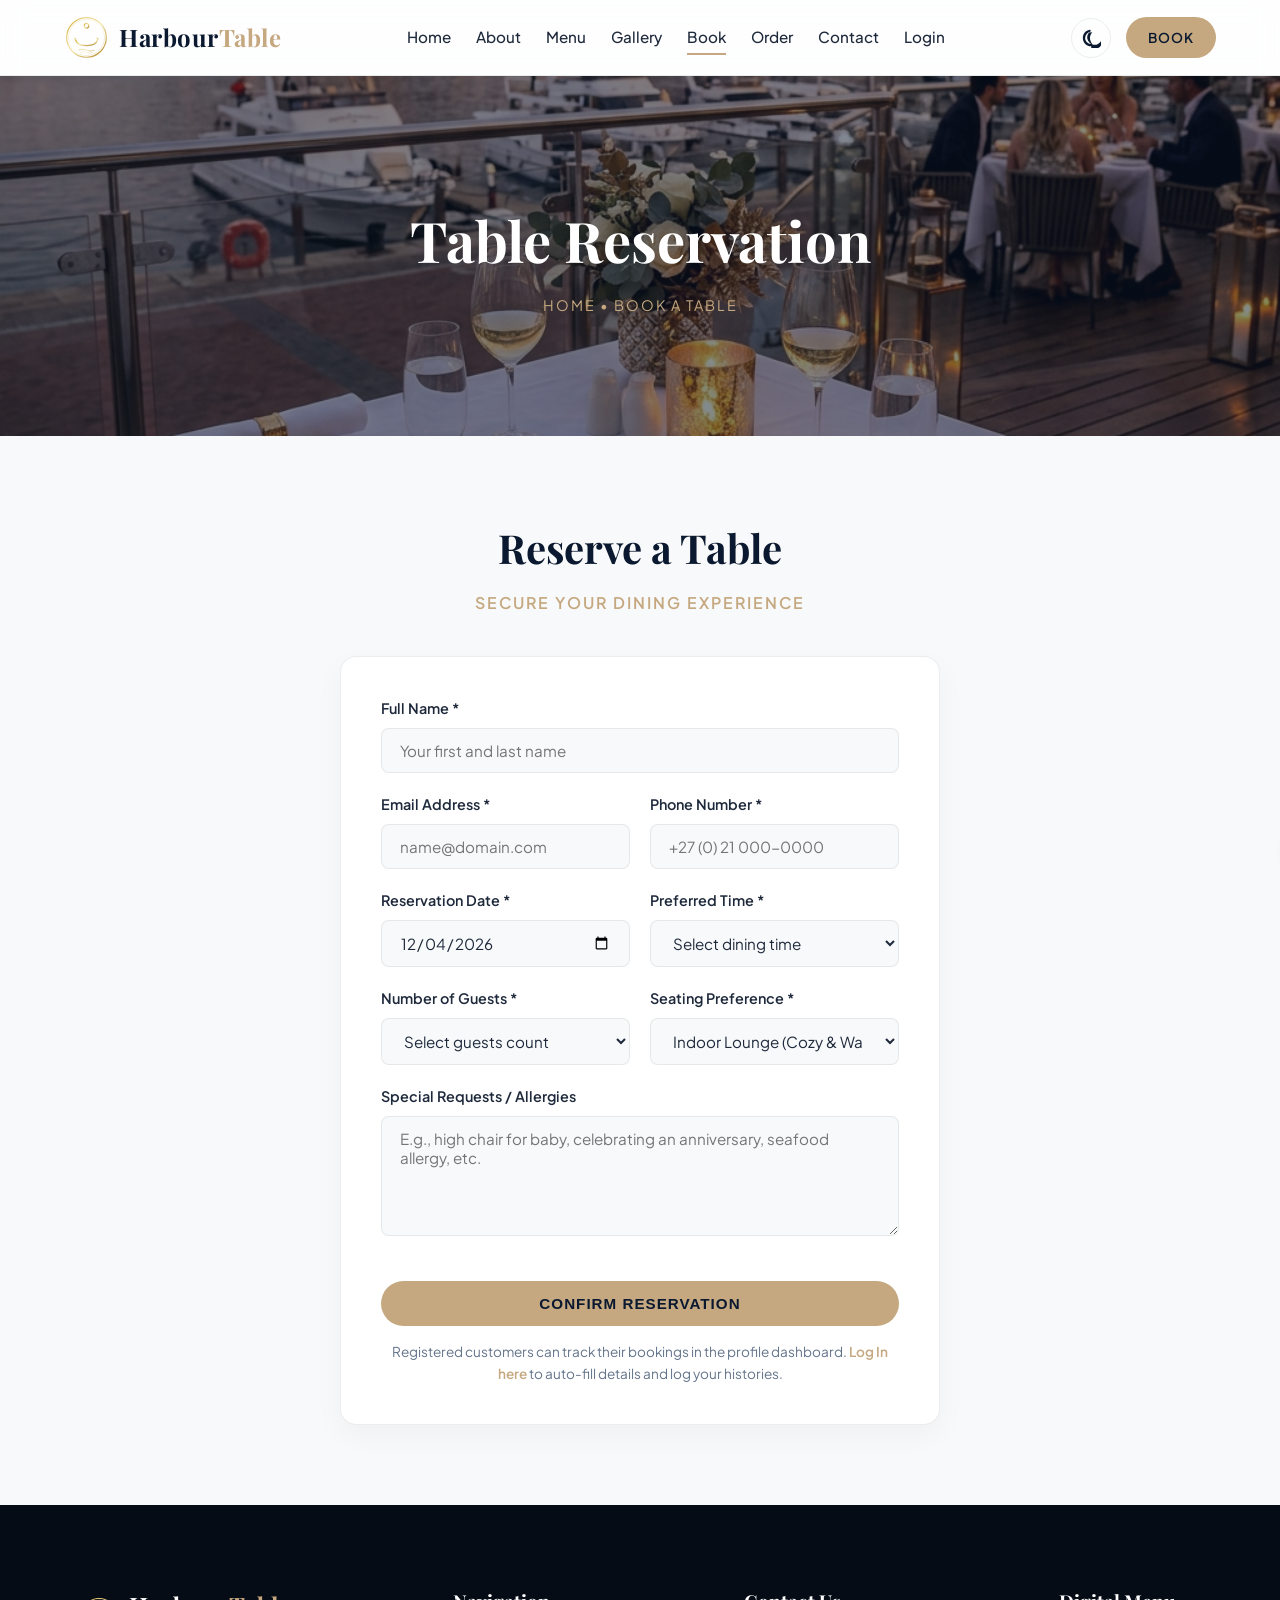
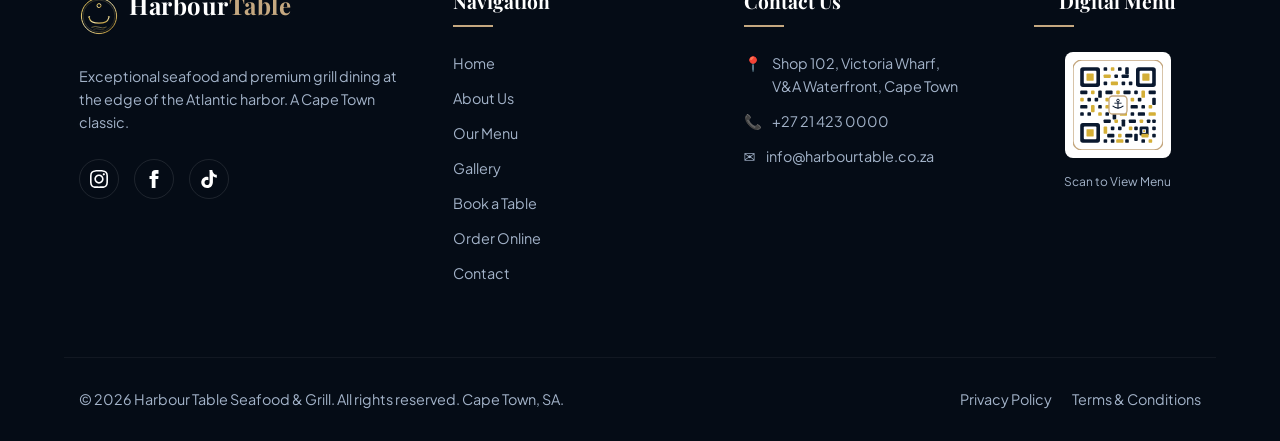
<file: Projects/Project 1 - Static Website/aws-harbour-table-main/booking.html>
<!DOCTYPE html>
<html lang="en">
<head>
  <meta charset="UTF-8">
  <meta name="viewport" content="width=device-width, initial-scale=1.0">
  <meta name="description" content="Book your dining table online at Harbour Table. Select indoor or outdoor harbor-side seating for private dinners and family events.">
  <meta name="keywords" content="harbour table booking, book restaurant waterfront, reserve table cape town">
  <link rel="canonical" href="https://yourwebsite.com/booking.html">

  <meta property="og:type" content="website">
  <meta property="og:url" content="https://yourwebsite.com/booking.html">
  <meta property="og:title" content="Book a Table | Reserve Your Waterfront Dining Experience - Harbour Table">
  <meta property="og:description" content="Secure your spot at Harbour Table. Choose indoor luxury or outdoor scenic dining looking out to Table Mountain.">
  <meta property="og:image" content="images/interior.png">

  <link rel="icon" type="image/svg+xml" href="favicon.svg">
  <title>Book a Table | Harbour Table Seafood & Grill</title>
  <link rel="stylesheet" href="styles.css">
</head>
<body>

  <!-- STICKY HEADER -->
  <header>
    <div class="container nav-container">
      <a href="index.html" class="logo-wrapper">
        <img src="images/logo.svg" alt="Harbour Table Logo" class="logo-img">
        <span class="logo-text">Harbour<span>Table</span></span>
      </a>
      <nav class="nav-menu" id="nav-menu">
        <a href="index.html" class="nav-link">Home</a>
        <a href="about.html" class="nav-link">About</a>
        <a href="menu.html" class="nav-link">Menu</a>
        <a href="gallery.html" class="nav-link">Gallery</a>
        <a href="booking.html" class="nav-link active">Book</a>
        <a href="order.html" class="nav-link">Order</a>
        <a href="contact.html" class="nav-link">Contact</a>
        <a href="login.html" class="nav-link" id="nav-login-item">Login</a>
        <a href="profile.html" class="nav-link" id="nav-profile-item" style="display: none;"><span id="nav-user-text">Profile</span></a>
      </nav>
      <div class="nav-controls">
        <button id="theme-toggle" class="theme-toggle-btn" aria-label="Toggle dark/light theme">
          <svg class="moon-icon" viewBox="0 0 24 24"><path d="M12.3 22h-.1c-5.5 0-10-4.5-10-10 0-4.8 3.5-8.9 8.2-9.8.5-.1 1 .2 1.2.7.2.5 0 1.1-.4 1.4-2.8 1.9-4.3 5.3-3.6 8.7.7 3.5 3.6 6.3 7.1 7 3.4.7 6.8-.8 8.7-3.6.3-.4.9-.6 1.4-.4.5.2.8.7.7 1.2-.9 4.7-5 8.2-9.8 8.2l-3.4-.2zm-1.8-17.6C7.3 5.6 5 8.6 5 12c0 3.9 3.1 7 7 7 .5 0 1 0 1.5-.1-1.9-2.1-2.9-4.9-2.7-7.7.2-2.3 1.1-4.5 2.7-6.2l-3 .4z"/></svg>
          <svg class="sun-icon" viewBox="0 0 24 24"><path d="M12 18c-3.3 0-6-2.7-6-6s2.7-6 6-6 6 2.7 6 6-2.7 6-6 6zm0-10c-2.2 0-4 1.8-4 4s1.8 4 4 4 4-1.8 4-4-1.8-4-4-4zm1-5V1c0-.6-.4-1-1-1s-1 .4-1 1v2c0 .6.4 1 1 1s1-.4 1-1zm0 18v2c0 .6-.4 1-1 1s-1-.4-1-1v-2c0-.6.4-1 1-1s1-.4 1-1zm10-9h-2c-.6 0-1 .4-1 1s.4 1 1 1h2c.6 0 1-.4 1-1s-.4-1-1-1zM5 12H3c-.6 0-1 .4-1 1s.4 1 1 1h2c.6 0 1-.4 1-1s-.4-1-1-1zm14.8-6.4l-1.4-1.4c-.4-.4-1-.4-1.4 0s-.4 1 0 1.4l1.4 1.4c.2.2.5.3.7.3.2 0 .5-.1.7-.3.4-.4.4-1 0-1.4zm-14 14l-1.4-1.4c-.4-.4-.4-1 0-1.4s1-.4 1.4 0l1.4 1.4c.4.4.4 1 0 1.4-.2.2-.5.3-.7.3-.2 0-.5-.1-.7-.3zm14 0l1.4-1.4c.4-.4.4-1 0-1.4s-1-.4-1.4 0l-1.4 1.4c-.4.4-.4 1 0 1.4.2.2.5.3.7.3.2 0 .5-.1.7-.3zm-14-14l1.4-1.4c.4-.4 1-.4 1.4 0s.4 1 0 1.4l-1.4 1.4c-.2.2-.5.3-.7.3-.2 0-.5-.1-.7-.3-.4-.4-.4-1 0-1.4z"/></svg>
        </button>
        <a href="booking.html" class="btn btn-primary" style="padding: 8px 20px; font-size: 0.85rem;">Book</a>
        <button class="hamburger" aria-label="Open mobile menu">
          <span></span><span></span><span></span>
        </button>
      </div>
    </div>
  </header>

  <!-- INNER PAGE HERO -->
  <section class="inner-hero">
    <div class="inner-hero-content">
      <h1 class="inner-hero-title">Table Reservation</h1>
      <div class="inner-hero-breadcrumbs">
        <a href="index.html">Home</a> &bull; <span>Book a Table</span>
      </div>
    </div>
  </section>

  <!-- BOOKING FORM SECTION -->
  <section class="section-padding container reveal">
    <div class="text-center">
      <h2 class="section-title">Reserve a Table</h2>
      <p class="section-subtitle">Secure your dining experience</p>
    </div>

    <div class="form-card">
      <form id="booking-form" novalidate>
        <div class="form-grid">
          <!-- Full Name -->
          <div class="form-group form-col-full">
            <label for="book-name" class="form-label">Full Name *</label>
            <input type="text" id="book-name" class="form-input" placeholder="Your first and last name" required>
          </div>

          <!-- Email -->
          <div class="form-group">
            <label for="book-email" class="form-label">Email Address *</label>
            <input type="email" id="book-email" class="form-input" placeholder="name@domain.com" required>
          </div>

          <!-- Phone -->
          <div class="form-group">
            <label for="book-phone" class="form-label">Phone Number *</label>
            <input type="tel" id="book-phone" class="form-input" placeholder="+27 (0) 21 000-0000" required>
          </div>

          <!-- Date -->
          <div class="form-group">
            <label for="book-date" class="form-label">Reservation Date *</label>
            <input type="date" id="book-date" class="form-input" required>
          </div>

          <!-- Time -->
          <div class="form-group">
            <label for="book-time" class="form-label">Preferred Time *</label>
            <select id="book-time" class="form-select" required>
              <option value="" disabled selected>Select dining time</option>
              <option value="11:30">Lunch - 11:30</option>
              <option value="12:00">Lunch - 12:00</option>
              <option value="13:00">Lunch - 13:00</option>
              <option value="14:00">Lunch - 14:00</option>
              <option value="17:30">Dinner - 17:30</option>
              <option value="18:00">Dinner - 18:00</option>
              <option value="19:00">Dinner - 19:00</option>
              <option value="20:00">Dinner - 20:00</option>
              <option value="21:00">Dinner - 21:00</option>
            </select>
          </div>

          <!-- Guests -->
          <div class="form-group">
            <label for="book-guests" class="form-label">Number of Guests *</label>
            <select id="book-guests" class="form-select" required>
              <option value="" disabled selected>Select guests count</option>
              <option value="1">1 Guest</option>
              <option value="2">2 Guests</option>
              <option value="3">3 Guests</option>
              <option value="4">4 Guests</option>
              <option value="5">5 Guests</option>
              <option value="6">6 Guests</option>
              <option value="7">7 Guests</option>
              <option value="8">8+ Guests (Call to confirm)</option>
            </select>
          </div>

          <!-- Seating -->
          <div class="form-group">
            <label for="book-seating" class="form-label">Seating Preference *</label>
            <select id="book-seating" class="form-select" required>
              <option value="indoor" selected>Indoor Lounge (Cozy & Warm)</option>
              <option value="outdoor">Outdoor Terrace (Waterfront View)</option>
              <option value="no-preference">No Preference</option>
            </select>
          </div>

          <!-- Special Requests -->
          <div class="form-group form-col-full">
            <label for="book-requests" class="form-label">Special Requests / Allergies</label>
            <textarea id="book-requests" class="form-textarea" placeholder="E.g., high chair for baby, celebrating an anniversary, seafood allergy, etc."></textarea>
          </div>
        </div>

        <button type="submit" class="btn btn-primary form-submit-btn">Confirm Reservation</button>
      </form>

      <p class="form-info-text">
        Registered customers can track their bookings in the profile dashboard. 
        <a href="login.html">Log In here</a> to auto-fill details and log your histories.
      </p>
    </div>
  </section>

  <!-- FOOTER -->
  <footer>
    <div class="container footer-grid">
      <div class="footer-col-brand">
        <a href="index.html" class="logo-wrapper" style="margin-bottom: 20px; display: inline-flex;">
          <img src="images/logo.svg" alt="Harbour Table Logo" class="logo-img" style="width: 40px; height: 40px;">
          <span class="logo-text" style="color: #FFFFFF;">Harbour<span>Table</span></span>
        </a>
        <p class="footer-desc">Exceptional seafood and premium grill dining at the edge of the Atlantic harbor. A Cape Town classic.</p>
        <div class="footer-socials">
          <a href="#" class="social-link" aria-label="Instagram"><svg width="18" height="18" fill="currentColor" viewBox="0 0 24 24"><path d="M12 2.163c3.204 0 3.584.012 4.85.07 3.252.148 4.771 1.691 4.919 4.919.058 1.265.069 1.645.069 4.849 0 3.205-.012 3.584-.069 4.849-.149 3.225-1.664 4.771-4.919 4.919-1.266.058-1.644.07-4.85.07-3.204 0-3.584-.012-4.849-.07-3.26-.149-4.771-1.699-4.919-4.92-.058-1.265-.07-1.644-.07-4.849 0-3.204.013-3.583.07-4.849.149-3.227 1.664-4.771 4.919-4.919 1.266-.057 1.645-.069 4.849-.069zm0-2c-3.259 0-3.667.014-4.947.072-4.358.2-6.78 2.618-6.98 6.98-.059 1.281-.073 1.689-.073 4.948 0 3.259.014 3.668.072 4.948.2 4.358 2.618 6.78 6.98 6.98 1.281.058 1.689.072 4.948.072 3.259 0 3.668-.014 4.948-.072 4.354-.2 6.782-2.618 6.979-6.98.059-1.28.073-1.689.073-4.948 0-3.259-.014-3.667-.072-4.947-.196-4.354-2.617-6.78-6.979-6.98-1.281-.059-1.69-.073-4.949-.073zm0 5.838c-3.403 0-6.162 2.759-6.162 6.162s2.759 6.163 6.162 6.163 6.162-2.759 6.162-6.163c0-3.403-2.759-6.162-6.162-6.162zm0 10.162c-2.209 0-4-1.79-4-4 0-2.209 1.791-4 4-4s4 1.791 4 4c0 2.21-1.791 4-4 4zm6.406-11.845c-.796 0-1.441.645-1.441 1.44s.645 1.44 1.441 1.44c.795 0 1.439-.645 1.439-1.44s-.644-1.44-1.439-1.44z"/></svg></a>
          <a href="#" class="social-link" aria-label="Facebook"><svg width="18" height="18" fill="currentColor" viewBox="0 0 24 24"><path d="M9 8h-3v4h3v12h5v-12h3.642l.358-4h-4v-1.667c0-.955.192-1.333 1.115-1.333h2.885v-5h-3.808c-3.596 0-5.192 1.583-5.192 4.615v3.385z"/></svg></a>
          <a href="#" class="social-link" aria-label="TikTok"><svg width="18" height="18" fill="currentColor" viewBox="0 0 24 24"><path d="M12.525.02c1.31-.02 2.61-.01 3.91-.02.08 1.53.63 3.02 1.63 4.18 1.12 1.25 2.7 2.05 4.34 2.25v3.83c-1.85-.05-3.66-.67-5.13-1.82-.08 2.53-.02 5.06-.05 7.59-.06 1.83-.54 3.73-1.69 5.17-1.43 1.76-3.76 2.77-6.04 2.76-2.27.02-4.57-.89-6.04-2.61-1.63-1.92-2.19-4.71-1.42-7.13.71-2.29 2.54-4.22 4.88-4.9 1.44-.42 2.97-.29 4.31.39v4.06c-.84-.52-1.89-.66-2.82-.36-1.12.35-2.02 1.34-2.26 2.49-.33 1.5.42 3.12 1.78 3.81 1.2.61 2.76.4 3.74-.46.74-.65 1.12-1.62 1.1-2.59.04-4.47.01-8.94.02-13.41-.01-.35.03-.71-.02-1.06z"/></svg></a>
        </div>
      </div>
      <div>
        <h4 class="footer-col-title">Navigation</h4>
        <ul class="footer-links">
          <li><a href="index.html">Home</a></li>
          <li><a href="about.html">About Us</a></li>
          <li><a href="menu.html">Our Menu</a></li>
          <li><a href="gallery.html">Gallery</a></li>
          <li><a href="booking.html">Book a Table</a></li>
          <li><a href="order.html">Order Online</a></li>
          <li><a href="contact.html">Contact</a></li>
        </ul>
      </div>
      <div>
        <h4 class="footer-col-title">Contact Us</h4>
        <ul class="footer-contact">
          <li><span>📍</span><span>Shop 102, Victoria Wharf,<br>V&A Waterfront, Cape Town</span></li>
          <li><span>📞</span><span>+27 21 423 0000</span></li>
          <li><span>✉️</span><span>info@harbourtable.co.za</span></li>
        </ul>
      </div>
      <div class="footer-qr-container">
        <h4 class="footer-col-title">Digital Menu</h4>
        <a href="menu.html" class="footer-qr-wrapper">
          <img src="images/qrcode.svg" alt="Scan to View Digital Menu" class="footer-qr-img">
        </a>
        <span class="footer-qr-label">Scan to View Menu</span>
      </div>
    </div>
    <div class="container footer-bottom">
      <p>&copy; 2026 Harbour Table Seafood & Grill. All rights reserved. Cape Town, SA.</p>
      <div class="footer-legal-links">
        <a href="privacy.html">Privacy Policy</a>
        <a href="terms.html">Terms & Conditions</a>
      </div>
    </div>
  </footer>

  <button id="back-to-top" class="back-to-top" aria-label="Back to top">
    <svg width="20" height="20" fill="currentColor" viewBox="0 0 24 24"><path d="M12 4.438l-10 10 1.406 1.406 8.594-8.594 8.594 8.594 1.406-1.406-10-10z"/></svg>
  </button>
  <script src="script.js"></script>

  <!-- Prevent historical dates -->
  <script>
    document.addEventListener('DOMContentLoaded', () => {
      const dateInput = document.getElementById('book-date');
      if (dateInput) {
        const today = new Date().toISOString().split('T')[0];
        dateInput.min = today;
        dateInput.value = today;
      }
    });
  </script>
</body>
</html>
</file>
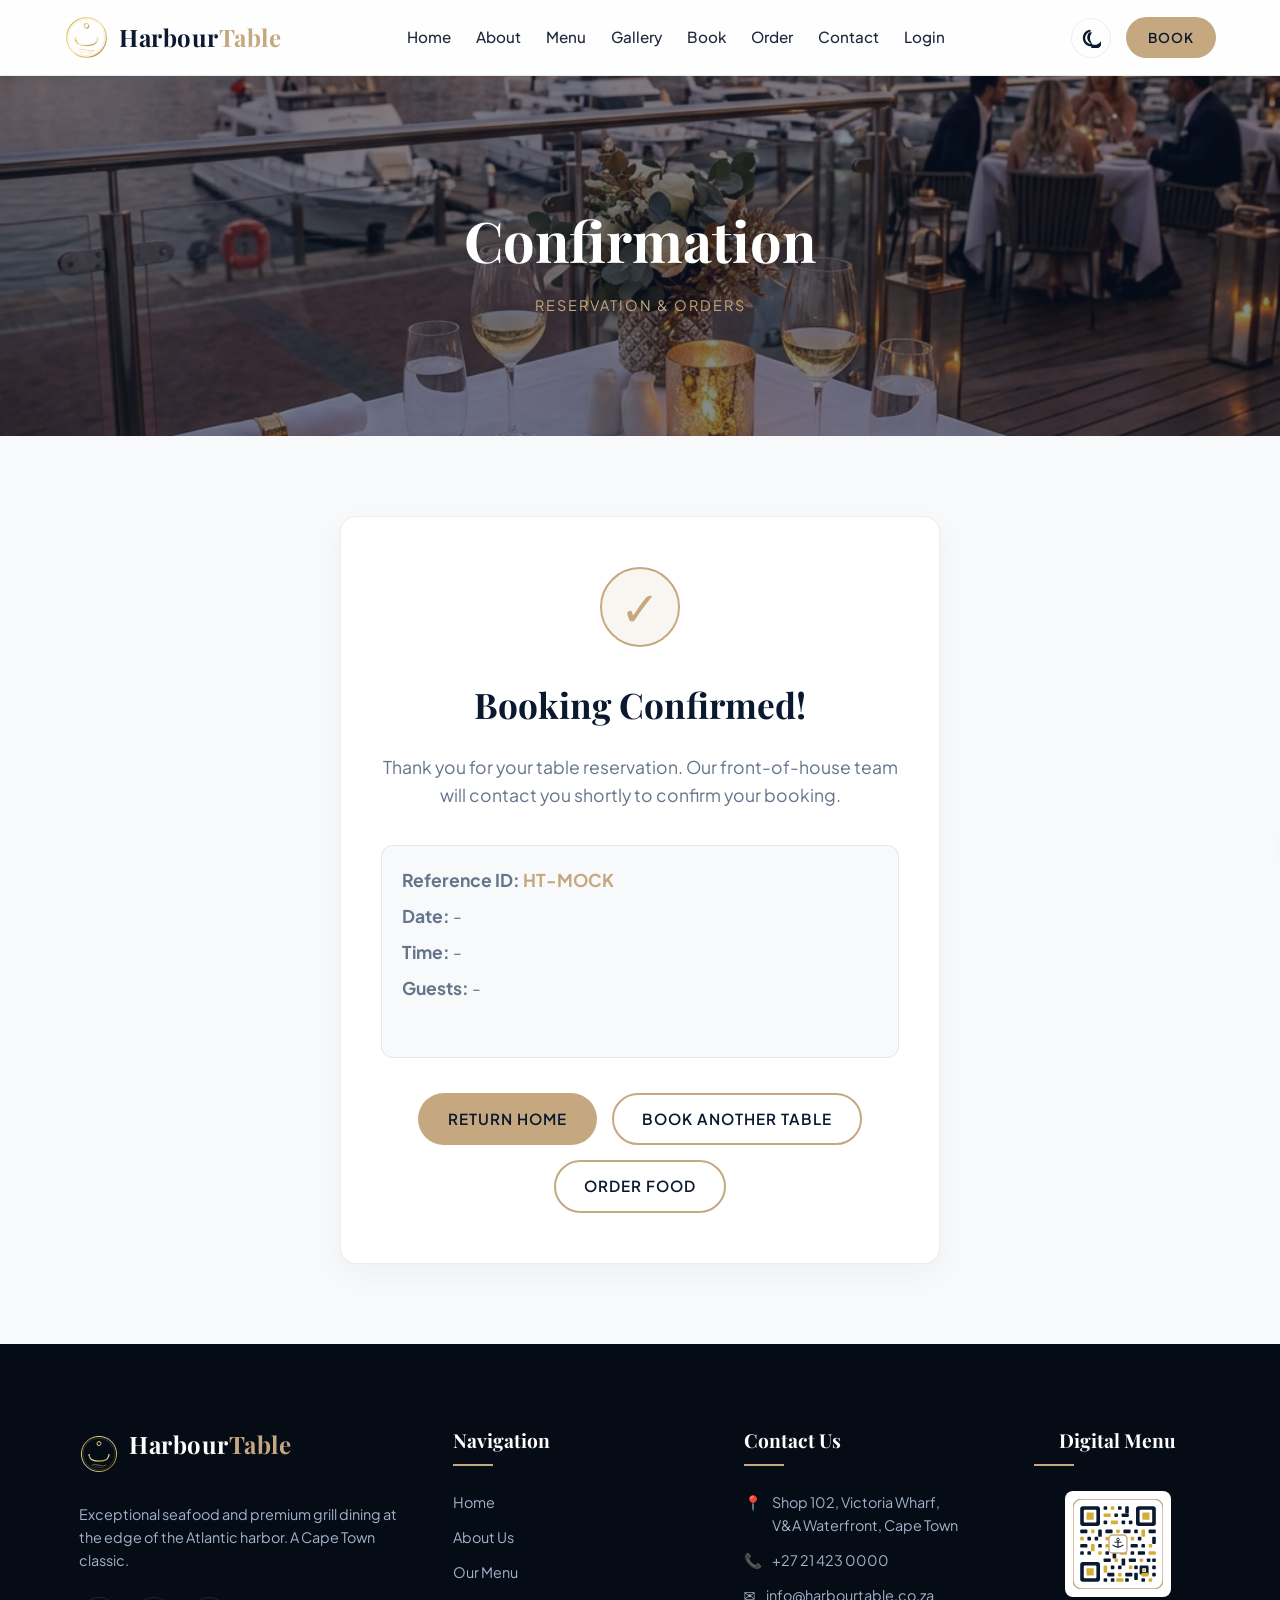
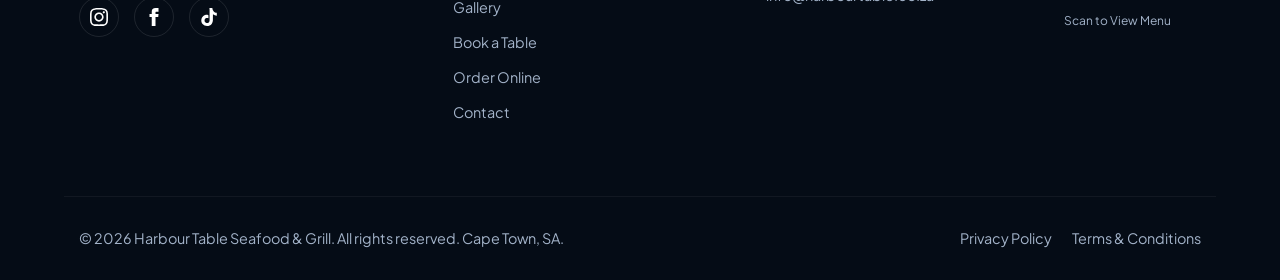
<file: Projects/Project 1 - Static Website/aws-harbour-table-main/confirmation.html>
<!DOCTYPE html>
<html lang="en">
<head>
  <meta charset="UTF-8">
  <meta name="viewport" content="width=device-width, initial-scale=1.0">
  <meta name="description" content="Thank you for booking or ordering online at Harbour Table. Your reservation is confirmed.">
  <meta name="keywords" content="harbour table confirmation, thank you booking waterfront">
  <link rel="icon" type="image/svg+xml" href="favicon.svg">
  <title>Action Confirmed | Harbour Table Seafood & Grill</title>
  <link rel="stylesheet" href="styles.css">
</head>
<body>

  <!-- STICKY HEADER -->
  <header>
    <div class="container nav-container">
      <a href="index.html" class="logo-wrapper">
        <img src="images/logo.svg" alt="Harbour Table Logo" class="logo-img">
        <span class="logo-text">Harbour<span>Table</span></span>
      </a>
      <nav class="nav-menu" id="nav-menu">
        <a href="index.html" class="nav-link">Home</a>
        <a href="about.html" class="nav-link">About</a>
        <a href="menu.html" class="nav-link">Menu</a>
        <a href="gallery.html" class="nav-link">Gallery</a>
        <a href="booking.html" class="nav-link">Book</a>
        <a href="order.html" class="nav-link">Order</a>
        <a href="contact.html" class="nav-link">Contact</a>
        <a href="login.html" class="nav-link" id="nav-login-item">Login</a>
        <a href="profile.html" class="nav-link" id="nav-profile-item" style="display: none;"><span id="nav-user-text">Profile</span></a>
      </nav>
      <div class="nav-controls">
        <button id="theme-toggle" class="theme-toggle-btn" aria-label="Toggle dark/light theme">
          <svg class="moon-icon" viewBox="0 0 24 24"><path d="M12.3 22h-.1c-5.5 0-10-4.5-10-10 0-4.8 3.5-8.9 8.2-9.8.5-.1 1 .2 1.2.7.2.5 0 1.1-.4 1.4-2.8 1.9-4.3 5.3-3.6 8.7.7 3.5 3.6 6.3 7.1 7 3.4.7 6.8-.8 8.7-3.6.3-.4.9-.6 1.4-.4.5.2.8.7.7 1.2-.9 4.7-5 8.2-9.8 8.2l-3.4-.2zm-1.8-17.6C7.3 5.6 5 8.6 5 12c0 3.9 3.1 7 7 7 .5 0 1 0 1.5-.1-1.9-2.1-2.9-4.9-2.7-7.7.2-2.3 1.1-4.5 2.7-6.2l-3 .4z"/></svg>
          <svg class="sun-icon" viewBox="0 0 24 24"><path d="M12 18c-3.3 0-6-2.7-6-6s2.7-6 6-6 6 2.7 6 6-2.7 6-6 6zm0-10c-2.2 0-4 1.8-4 4s1.8 4 4 4 4-1.8 4-4-1.8-4-4-4zm1-5V1c0-.6-.4-1-1-1s-1 .4-1 1v2c0 .6.4 1 1 1s1-.4 1-1zm0 18v2c0 .6-.4 1-1 1s-1-.4-1-1v-2c0-.6.4-1 1-1s1-.4 1-1zm10-9h-2c-.6 0-1 .4-1 1s.4 1 1 1h2c.6 0 1-.4 1-1s-.4-1-1-1zM5 12H3c-.6 0-1 .4-1 1s.4 1 1 1h2c.6 0 1-.4 1-1s-.4-1-1-1zm14.8-6.4l-1.4-1.4c-.4-.4-1-.4-1.4 0s-.4 1 0 1.4l1.4 1.4c.2.2.5.3.7.3.2 0 .5-.1.7-.3.4-.4.4-1 0-1.4zm-14 14l-1.4-1.4c-.4-.4-.4-1 0-1.4s1-.4 1.4 0l1.4 1.4c.4.4.4 1 0 1.4-.2.2-.5.3-.7.3-.2 0-.5-.1-.7-.3zm14 0l1.4-1.4c.4-.4.4-1 0-1.4s-1-.4-1.4 0l-1.4 1.4c-.4.4-.4 1 0 1.4.2.2.5.3.7.3.2 0 .5-.1.7-.3zm-14-14l1.4-1.4c.4-.4 1-.4 1.4 0s.4 1 0 1.4l-1.4 1.4c-.2.2-.5.3-.7.3-.2 0-.5-.1-.7-.3-.4-.4-.4-1 0-1.4z"/></svg>
        </button>
        <a href="booking.html" class="btn btn-primary" style="padding: 8px 20px; font-size: 0.85rem;">Book</a>
        <button class="hamburger" aria-label="Open mobile menu">
          <span></span><span></span><span></span>
        </button>
      </div>
    </div>
  </header>

  <!-- INNER PAGE HERO -->
  <section class="inner-hero">
    <div class="inner-hero-content">
      <h1 class="inner-hero-title">Confirmation</h1>
      <div class="inner-hero-breadcrumbs">
        <span>Reservation & Orders</span>
      </div>
    </div>
  </section>

  <!-- CONFIRMATION CONTENT CARD -->
  <section class="section-padding container reveal">
    <div class="confirmation-card">
      <div class="confirm-icon-wrapper">
        <span>✓</span>
      </div>
      
      <h2 id="confirm-headline">Thank You!</h2>
      <p id="confirm-message">Your transaction was processed successfully. Our team will contact you shortly.</p>

      <!-- Details Sub-box -->
      <div id="confirm-details-box" style="background-color: var(--bg-primary); border: 1px solid var(--border-color); padding: 20px; border-radius: 12px; margin-bottom: 35px; text-align: left;">
        <p style="margin-bottom: 8px;"><strong>Reference ID:</strong> <span id="detail-ref" style="color: var(--color-gold); font-weight: 700;">HT-XXXX</span></p>
        <div id="detail-booking-rows">
          <p style="margin-bottom: 8px;"><strong>Date:</strong> <span id="detail-date">YYYY-MM-DD</span></p>
          <p style="margin-bottom: 8px;"><strong>Time:</strong> <span id="detail-time">HH:MM</span></p>
          <p><strong>Guests:</strong> <span id="detail-guests">0</span></p>
        </div>
        <div id="detail-order-rows" style="display: none;">
          <p style="margin-bottom: 8px;"><strong>Order Type:</strong> <span id="detail-order-type">Type</span></p>
          <p style="margin-bottom: 8px;"><strong>Item:</strong> <span id="detail-item">Item Name</span></p>
          <p style="margin-bottom: 8px;"><strong>Quantity:</strong> <span id="detail-qty">0</span></p>
          <p><strong>Preferred Time:</strong> <span id="detail-order-time">HH:MM</span></p>
        </div>
      </div>

      <div class="confirmation-buttons">
        <a href="index.html" class="btn btn-primary">Return Home</a>
        <a href="booking.html" class="btn btn-outline" id="confirm-btn-booking">Book Another Table</a>
        <a href="order.html" class="btn btn-outline" id="confirm-btn-order">Order Food</a>
      </div>
    </div>
  </section>

  <!-- FOOTER -->
  <footer>
    <div class="container footer-grid">
      <div class="footer-col-brand">
        <a href="index.html" class="logo-wrapper" style="margin-bottom: 20px; display: inline-flex;">
          <img src="images/logo.svg" alt="Harbour Table Logo" class="logo-img" style="width: 40px; height: 40px;">
          <span class="logo-text" style="color: #FFFFFF;">Harbour<span>Table</span></span>
        </a>
        <p class="footer-desc">Exceptional seafood and premium grill dining at the edge of the Atlantic harbor. A Cape Town classic.</p>
        <div class="footer-socials">
          <a href="#" class="social-link" aria-label="Instagram"><svg width="18" height="18" fill="currentColor" viewBox="0 0 24 24"><path d="M12 2.163c3.204 0 3.584.012 4.85.07 3.252.148 4.771 1.691 4.919 4.919.058 1.265.069 1.645.069 4.849 0 3.205-.012 3.584-.069 4.849-.149 3.225-1.664 4.771-4.919 4.919-1.266.058-1.644.07-4.85.07-3.204 0-3.584-.012-4.849-.07-3.26-.149-4.771-1.699-4.919-4.92-.058-1.265-.07-1.644-.07-4.849 0-3.204.013-3.583.07-4.849.149-3.227 1.664-4.771 4.919-4.919 1.266-.057 1.645-.069 4.849-.069zm0-2c-3.259 0-3.667.014-4.947.072-4.358.2-6.78 2.618-6.98 6.98-.059 1.281-.073 1.689-.073 4.948 0 3.259.014 3.668.072 4.948.2 4.358 2.618 6.78 6.98 6.98 1.281.058 1.689.072 4.948.072 3.259 0 3.668-.014 4.948-.072 4.354-.2 6.782-2.618 6.979-6.98.059-1.28.073-1.689.073-4.948 0-3.259-.014-3.667-.072-4.947-.196-4.354-2.617-6.78-6.979-6.98-1.281-.059-1.69-.073-4.949-.073zm0 5.838c-3.403 0-6.162 2.759-6.162 6.162s2.759 6.163 6.162 6.163 6.162-2.759 6.162-6.163c0-3.403-2.759-6.162-6.162-6.162zm0 10.162c-2.209 0-4-1.79-4-4 0-2.209 1.791-4 4-4s4 1.791 4 4c0 2.21-1.791 4-4 4zm6.406-11.845c-.796 0-1.441.645-1.441 1.44s.645 1.44 1.441 1.44c.795 0 1.439-.645 1.439-1.44s-.644-1.44-1.439-1.44z"/></svg></a>
          <a href="#" class="social-link" aria-label="Facebook"><svg width="18" height="18" fill="currentColor" viewBox="0 0 24 24"><path d="M9 8h-3v4h3v12h5v-12h3.642l.358-4h-4v-1.667c0-.955.192-1.333 1.115-1.333h2.885v-5h-3.808c-3.596 0-5.192 1.583-5.192 4.615v3.385z"/></svg></a>
          <a href="#" class="social-link" aria-label="TikTok"><svg width="18" height="18" fill="currentColor" viewBox="0 0 24 24"><path d="M12.525.02c1.31-.02 2.61-.01 3.91-.02.08 1.53.63 3.02 1.63 4.18 1.12 1.25 2.7 2.05 4.34 2.25v3.83c-1.85-.05-3.66-.67-5.13-1.82-.08 2.53-.02 5.06-.05 7.59-.06 1.83-.54 3.73-1.69 5.17-1.43 1.76-3.76 2.77-6.04 2.76-2.27.02-4.57-.89-6.04-2.61-1.63-1.92-2.19-4.71-1.42-7.13.71-2.29 2.54-4.22 4.88-4.9 1.44-.42 2.97-.29 4.31.39v4.06c-.84-.52-1.89-.66-2.82-.36-1.12.35-2.02 1.34-2.26 2.49-.33 1.5.42 3.12 1.78 3.81 1.2.61 2.76.4 3.74-.46.74-.65 1.12-1.62 1.1-2.59.04-4.47.01-8.94.02-13.41-.01-.35.03-.71-.02-1.06z"/></svg></a>
        </div>
      </div>
      <div>
        <h4 class="footer-col-title">Navigation</h4>
        <ul class="footer-links">
          <li><a href="index.html">Home</a></li>
          <li><a href="about.html">About Us</a></li>
          <li><a href="menu.html">Our Menu</a></li>
          <li><a href="gallery.html">Gallery</a></li>
          <li><a href="booking.html">Book a Table</a></li>
          <li><a href="order.html">Order Online</a></li>
          <li><a href="contact.html">Contact</a></li>
        </ul>
      </div>
      <div>
        <h4 class="footer-col-title">Contact Us</h4>
        <ul class="footer-contact">
          <li><span>📍</span><span>Shop 102, Victoria Wharf,<br>V&A Waterfront, Cape Town</span></li>
          <li><span>📞</span><span>+27 21 423 0000</span></li>
          <li><span>✉️</span><span>info@harbourtable.co.za</span></li>
        </ul>
      </div>
      <div class="footer-qr-container">
        <h4 class="footer-col-title">Digital Menu</h4>
        <a href="menu.html" class="footer-qr-wrapper">
          <img src="images/qrcode.svg" alt="Scan to View Digital Menu" class="footer-qr-img">
        </a>
        <span class="footer-qr-label">Scan to View Menu</span>
      </div>
    </div>
    <div class="container footer-bottom">
      <p>&copy; 2026 Harbour Table Seafood & Grill. All rights reserved. Cape Town, SA.</p>
      <div class="footer-legal-links">
        <a href="privacy.html">Privacy Policy</a>
        <a href="terms.html">Terms & Conditions</a>
      </div>
    </div>
  </footer>

  <button id="back-to-top" class="back-to-top" aria-label="Back to top">
    <svg width="20" height="20" fill="currentColor" viewBox="0 0 24 24"><path d="M12 4.438l-10 10 1.406 1.406 8.594-8.594 8.594 8.594 1.406-1.406-10-10z"/></svg>
  </button>
  <script src="script.js"></script>

  <!-- Parse dynamic URL variables and render fields -->
  <script>
    document.addEventListener('DOMContentLoaded', () => {
      const urlParams = new URLSearchParams(window.location.search);
      const type = urlParams.get('type') || 'booking';
      const ref = urlParams.get('ref') || 'HT-MOCK';

      // Set reference
      document.getElementById('detail-ref').textContent = ref;

      if (type === 'booking') {
        document.getElementById('confirm-headline').textContent = 'Booking Confirmed!';
        document.getElementById('confirm-message').textContent = 'Thank you for your table reservation. Our front-of-house team will contact you shortly to confirm your booking.';
        
        // Show/fill booking details
        document.getElementById('detail-booking-rows').style.display = 'block';
        document.getElementById('detail-order-rows').style.display = 'none';

        document.getElementById('detail-date').textContent = urlParams.get('date') || '-';
        document.getElementById('detail-time').textContent = urlParams.get('time') || '-';
        document.getElementById('detail-guests').textContent = urlParams.get('guests') || '-';
      } 
      else if (type === 'order') {
        document.getElementById('confirm-headline').textContent = 'Order Placed!';
        document.getElementById('confirm-message').textContent = 'Thank you for your order. Our kitchen is preparing your dishes and they will be ready at the specified time.';
        
        // Show/fill order details
        document.getElementById('detail-booking-rows').style.display = 'none';
        document.getElementById('detail-order-rows').style.display = 'block';

        const rawItem = urlParams.get('item') || '-';
        const prettyItem = decodeURIComponent(rawItem).replace(/\+/g, ' ');

        document.getElementById('detail-order-type').textContent = urlParams.get('type_desc') || '-';
        document.getElementById('detail-item').textContent = prettyItem;
        document.getElementById('detail-qty').textContent = urlParams.get('qty') || '-';
        document.getElementById('detail-order-time').textContent = urlParams.get('time') || '-';
      }
    });
  </script>
</body>
</html>
</file>
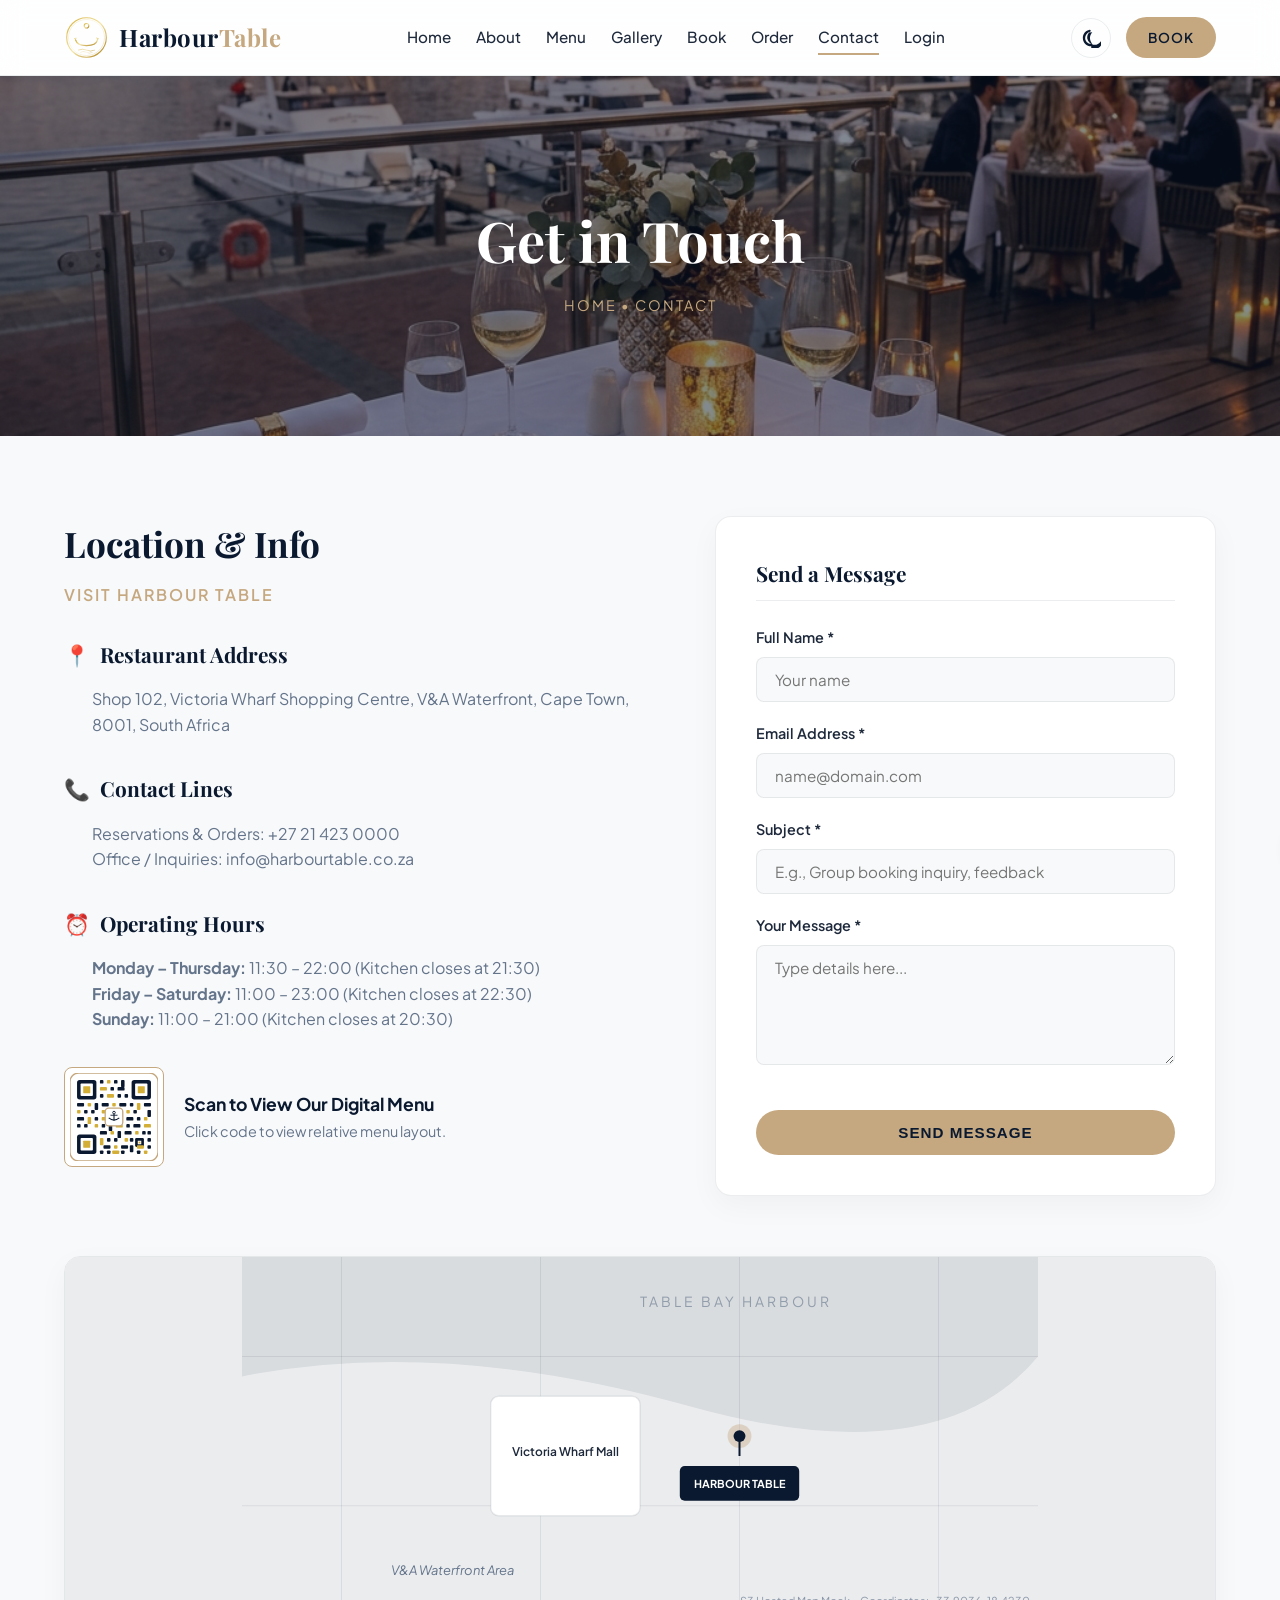
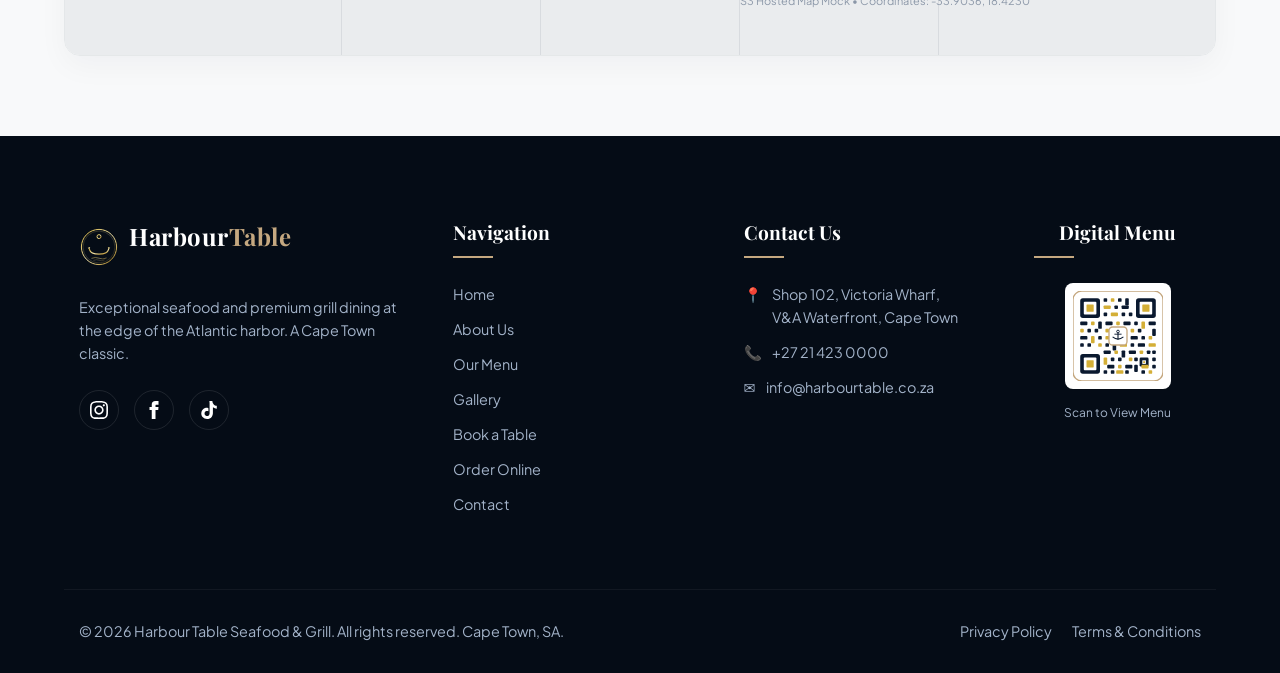
<file: Projects/Project 1 - Static Website/aws-harbour-table-main/contact.html>
<!DOCTYPE html>
<html lang="en">
<head>
  <meta charset="UTF-8">
  <meta name="viewport" content="width=device-width, initial-scale=1.0">
  <meta name="description" content="Contact Harbour Table at the V&A Waterfront. Find our phone number, email address, operating hours, and location map.">
  <meta name="keywords" content="harbour table contact, phone number waterfront restaurant, opening hours harbour table">
  <link rel="canonical" href="https://yourwebsite.com/contact.html">

  <meta property="og:type" content="website">
  <meta property="og:url" content="https://yourwebsite.com/contact.html">
  <meta property="og:title" content="Contact Us | Map & Operating Hours - Harbour Table">
  <meta property="og:description" content="Get in touch with the team at Harbour Table. Open 7 days a week for lunch, dinner and drinks.">
  <meta property="og:image" content="images/interior.png">

  <link rel="icon" type="image/svg+xml" href="favicon.svg">
  <title>Contact Us | Harbour Table Seafood & Grill</title>
  <link rel="stylesheet" href="styles.css">
</head>
<body>

  <!-- STICKY HEADER -->
  <header>
    <div class="container nav-container">
      <a href="index.html" class="logo-wrapper">
        <img src="images/logo.svg" alt="Harbour Table Logo" class="logo-img">
        <span class="logo-text">Harbour<span>Table</span></span>
      </a>
      <nav class="nav-menu" id="nav-menu">
        <a href="index.html" class="nav-link">Home</a>
        <a href="about.html" class="nav-link">About</a>
        <a href="menu.html" class="nav-link">Menu</a>
        <a href="gallery.html" class="nav-link">Gallery</a>
        <a href="booking.html" class="nav-link">Book</a>
        <a href="order.html" class="nav-link">Order</a>
        <a href="contact.html" class="nav-link active">Contact</a>
        <a href="login.html" class="nav-link" id="nav-login-item">Login</a>
        <a href="profile.html" class="nav-link" id="nav-profile-item" style="display: none;"><span id="nav-user-text">Profile</span></a>
      </nav>
      <div class="nav-controls">
        <button id="theme-toggle" class="theme-toggle-btn" aria-label="Toggle dark/light theme">
          <svg class="moon-icon" viewBox="0 0 24 24"><path d="M12.3 22h-.1c-5.5 0-10-4.5-10-10 0-4.8 3.5-8.9 8.2-9.8.5-.1 1 .2 1.2.7.2.5 0 1.1-.4 1.4-2.8 1.9-4.3 5.3-3.6 8.7.7 3.5 3.6 6.3 7.1 7 3.4.7 6.8-.8 8.7-3.6.3-.4.9-.6 1.4-.4.5.2.8.7.7 1.2-.9 4.7-5 8.2-9.8 8.2l-3.4-.2zm-1.8-17.6C7.3 5.6 5 8.6 5 12c0 3.9 3.1 7 7 7 .5 0 1 0 1.5-.1-1.9-2.1-2.9-4.9-2.7-7.7.2-2.3 1.1-4.5 2.7-6.2l-3 .4z"/></svg>
          <svg class="sun-icon" viewBox="0 0 24 24"><path d="M12 18c-3.3 0-6-2.7-6-6s2.7-6 6-6 6 2.7 6 6-2.7 6-6 6zm0-10c-2.2 0-4 1.8-4 4s1.8 4 4 4 4-1.8 4-4-1.8-4-4-4zm1-5V1c0-.6-.4-1-1-1s-1 .4-1 1v2c0 .6.4 1 1 1s1-.4 1-1zm0 18v2c0 .6-.4 1-1 1s-1-.4-1-1v-2c0-.6.4-1 1-1s1-.4 1-1zm10-9h-2c-.6 0-1 .4-1 1s.4 1 1 1h2c.6 0 1-.4 1-1s-.4-1-1-1zM5 12H3c-.6 0-1 .4-1 1s.4 1 1 1h2c.6 0 1-.4 1-1s-.4-1-1-1zm14.8-6.4l-1.4-1.4c-.4-.4-1-.4-1.4 0s-.4 1 0 1.4l1.4 1.4c.2.2.5.3.7.3.2 0 .5-.1.7-.3.4-.4.4-1 0-1.4zm-14 14l-1.4-1.4c-.4-.4-.4-1 0-1.4s1-.4 1.4 0l1.4 1.4c.4.4.4 1 0 1.4-.2.2-.5.3-.7.3-.2 0-.5-.1-.7-.3zm14 0l1.4-1.4c.4-.4.4-1 0-1.4s-1-.4-1.4 0l-1.4 1.4c-.4.4-.4 1 0 1.4.2.2.5.3.7.3.2 0 .5-.1.7-.3zm-14-14l1.4-1.4c.4-.4 1-.4 1.4 0s.4 1 0 1.4l-1.4 1.4c-.2.2-.5.3-.7.3-.2 0-.5-.1-.7-.3-.4-.4-.4-1 0-1.4z"/></svg>
        </button>
        <a href="booking.html" class="btn btn-primary" style="padding: 8px 20px; font-size: 0.85rem;">Book</a>
        <button class="hamburger" aria-label="Open mobile menu">
          <span></span><span></span><span></span>
        </button>
      </div>
    </div>
  </header>

  <!-- INNER PAGE HERO -->
  <section class="inner-hero">
    <div class="inner-hero-content">
      <h1 class="inner-hero-title">Get in Touch</h1>
      <div class="inner-hero-breadcrumbs">
        <a href="index.html">Home</a> &bull; <span>Contact</span>
      </div>
    </div>
  </section>

  <!-- CONTACT LAYOUT SECTION -->
  <section class="section-padding container reveal">
    <div class="contact-split">
      
      <!-- Left side contact details -->
      <div>
        <h2 class="section-title" style="text-align: left; font-size: 2.2rem;">Location & Info</h2>
        <p class="section-subtitle" style="text-align: left; margin-bottom: 30px;">Visit Harbour Table</p>
        
        <!-- Address -->
        <div class="contact-info-block">
          <h3><span>📍</span> Restaurant Address</h3>
          <p>Shop 102, Victoria Wharf Shopping Centre, V&A Waterfront, Cape Town, 8001, South Africa</p>
        </div>

        <!-- Phone & Email -->
        <div class="contact-info-block">
          <h3><span>📞</span> Contact Lines</h3>
          <p>Reservations & Orders: +27 21 423 0000</p>
          <p>Office / Inquiries: info@harbourtable.co.za</p>
        </div>

        <!-- Operating Hours -->
        <div class="contact-info-block">
          <h3><span>⏰</span> Operating Hours</h3>
          <p><strong>Monday &ndash; Thursday:</strong> 11:30 &ndash; 22:00 (Kitchen closes at 21:30)</p>
          <p><strong>Friday &ndash; Saturday:</strong> 11:00 &ndash; 23:00 (Kitchen closes at 22:30)</p>
          <p><strong>Sunday:</strong> 11:00 &ndash; 21:00 (Kitchen closes at 20:30)</p>
        </div>

        <!-- QR Code -->
        <div class="contact-qr-wrapper">
          <a href="menu.html" style="display: flex; align-items: center; gap: 20px; text-decoration: none;">
            <img src="images/qrcode.svg" alt="Digital Menu QR Code" style="width: 100px; height: 100px; background-color: #FFFFFF; padding: 5px; border-radius: 8px; border: 1px solid var(--color-gold);">
            <div>
              <span style="display: block; font-weight: 700; color: var(--color-navy); font-size: 1.1rem;">Scan to View Our Digital Menu</span>
              <span style="font-size: 0.9rem; color: var(--text-secondary);">Click code to view relative menu layout.</span>
            </div>
          </a>
        </div>
      </div>

      <!-- Right side inquiry form -->
      <div class="form-card" style="margin: 0; width: 100%;">
        <h3 class="profile-section-title" style="margin-bottom: 25px;">Send a Message</h3>
        <form id="contact-form" novalidate>
          <div class="form-grid" style="grid-template-columns: 1fr;">
            
            <!-- Name -->
            <div class="form-group">
              <label for="contact-name" class="form-label">Full Name *</label>
              <input type="text" id="contact-name" class="form-input" placeholder="Your name" required>
            </div>

            <!-- Email -->
            <div class="form-group">
              <label for="contact-email" class="form-label">Email Address *</label>
              <input type="email" id="contact-email" class="form-input" placeholder="name@domain.com" required>
            </div>

            <!-- Subject -->
            <div class="form-group">
              <label for="contact-subject" class="form-label">Subject *</label>
              <input type="text" id="contact-subject" class="form-input" placeholder="E.g., Group booking inquiry, feedback" required>
            </div>

            <!-- Message -->
            <div class="form-group">
              <label for="contact-message" class="form-label">Your Message *</label>
              <textarea id="contact-message" class="form-textarea" placeholder="Type details here..." required></textarea>
            </div>
          </div>

          <button type="submit" class="btn btn-primary form-submit-btn">Send Message</button>
        </form>
      </div>

    </div>

    <!-- MAP OVERLAY CARD -->
    <div class="map-container">
      <div class="map-placeholder-svg">
        <svg xmlns="http://www.w3.org/2000/svg" viewBox="0 0 800 400" width="100%" height="100%">
          <rect width="800" height="400" fill="var(--bg-tertiary)" />
          <line x1="100" y1="0" x2="100" y2="400" stroke="var(--border-color)" stroke-width="1"/>
          <line x1="300" y1="0" x2="300" y2="400" stroke="var(--border-color)" stroke-width="1"/>
          <line x1="500" y1="0" x2="500" y2="400" stroke="var(--border-color)" stroke-width="1"/>
          <line x1="700" y1="0" x2="700" y2="400" stroke="var(--border-color)" stroke-width="1"/>
          <line x1="0" y1="100" x2="800" y2="100" stroke="var(--border-color)" stroke-width="1"/>
          <line x1="0" y1="250" x2="800" y2="250" stroke="var(--border-color)" stroke-width="1"/>
          <path d="M 0 120 Q 200 80, 450 150 T 800 100 L 800 0 L 0 0 Z" fill="rgba(10, 25, 47, 0.08)" />
          <text x="400" y="50" fill="var(--text-secondary)" font-size="14" opacity="0.6" letter-spacing="3">TABLE BAY HARBOUR</text>
          <rect x="250" y="140" width="150" height="120" rx="8" fill="var(--bg-secondary)" stroke="var(--border-color)" stroke-width="1.5" />
          <text x="325" y="200" fill="var(--text-primary)" font-size="12" text-anchor="middle" font-weight="600">Victoria Wharf Mall</text>
          <circle cx="500" cy="180" r="12" fill="var(--color-gold)" opacity="0.4" />
          <circle cx="500" cy="180" r="6" fill="#0A192F" />
          <path d="M 500 180 L 500 200" stroke="#0A192F" stroke-width="2"/>
          <rect x="440" y="210" width="120" height="35" rx="5" fill="#0A192F" />
          <text x="500" y="232" fill="#FFFFFF" font-size="11" font-weight="700" text-anchor="middle">HARBOUR TABLE</text>
          <text x="150" y="320" fill="var(--text-secondary)" font-size="13" font-style="italic">V&A Waterfront Area</text>
          <text x="500" y="350" fill="var(--text-secondary)" font-size="11" opacity="0.7">S3 Hosted Map Mock &bull; Coordinates: -33.9036, 18.4230</text>
        </svg>
      </div>
    </div>
  </section>

  <!-- FOOTER -->
  <footer>
    <div class="container footer-grid">
      <div class="footer-col-brand">
        <a href="index.html" class="logo-wrapper" style="margin-bottom: 20px; display: inline-flex;">
          <img src="images/logo.svg" alt="Harbour Table Logo" class="logo-img" style="width: 40px; height: 40px;">
          <span class="logo-text" style="color: #FFFFFF;">Harbour<span>Table</span></span>
        </a>
        <p class="footer-desc">Exceptional seafood and premium grill dining at the edge of the Atlantic harbor. A Cape Town classic.</p>
        <div class="footer-socials">
          <a href="#" class="social-link" aria-label="Instagram"><svg width="18" height="18" fill="currentColor" viewBox="0 0 24 24"><path d="M12 2.163c3.204 0 3.584.012 4.85.07 3.252.148 4.771 1.691 4.919 4.919.058 1.265.069 1.645.069 4.849 0 3.205-.012 3.584-.069 4.849-.149 3.225-1.664 4.771-4.919 4.919-1.266.058-1.644.07-4.85.07-3.204 0-3.584-.012-4.849-.07-3.26-.149-4.771-1.699-4.919-4.92-.058-1.265-.07-1.644-.07-4.849 0-3.204.013-3.583.07-4.849.149-3.227 1.664-4.771 4.919-4.919 1.266-.057 1.645-.069 4.849-.069zm0-2c-3.259 0-3.667.014-4.947.072-4.358.2-6.78 2.618-6.98 6.98-.059 1.281-.073 1.689-.073 4.948 0 3.259.014 3.668.072 4.948.2 4.358 2.618 6.78 6.98 6.98 1.281.058 1.689.072 4.948.072 3.259 0 3.668-.014 4.948-.072 4.354-.2 6.782-2.618 6.979-6.98.059-1.28.073-1.689.073-4.948 0-3.259-.014-3.667-.072-4.947-.196-4.354-2.617-6.78-6.979-6.98-1.281-.059-1.69-.073-4.949-.073zm0 5.838c-3.403 0-6.162 2.759-6.162 6.162s2.759 6.163 6.162 6.163 6.162-2.759 6.162-6.163c0-3.403-2.759-6.162-6.162-6.162zm0 10.162c-2.209 0-4-1.79-4-4 0-2.209 1.791-4 4-4s4 1.791 4 4c0 2.21-1.791 4-4 4zm6.406-11.845c-.796 0-1.441.645-1.441 1.44s.645 1.44 1.441 1.44c.795 0 1.439-.645 1.439-1.44s-.644-1.44-1.439-1.44z"/></svg></a>
          <a href="#" class="social-link" aria-label="Facebook"><svg width="18" height="18" fill="currentColor" viewBox="0 0 24 24"><path d="M9 8h-3v4h3v12h5v-12h3.642l.358-4h-4v-1.667c0-.955.192-1.333 1.115-1.333h2.885v-5h-3.808c-3.596 0-5.192 1.583-5.192 4.615v3.385z"/></svg></a>
          <a href="#" class="social-link" aria-label="TikTok"><svg width="18" height="18" fill="currentColor" viewBox="0 0 24 24"><path d="M12.525.02c1.31-.02 2.61-.01 3.91-.02.08 1.53.63 3.02 1.63 4.18 1.12 1.25 2.7 2.05 4.34 2.25v3.83c-1.85-.05-3.66-.67-5.13-1.82-.08 2.53-.02 5.06-.05 7.59-.06 1.83-.54 3.73-1.69 5.17-1.43 1.76-3.76 2.77-6.04 2.76-2.27.02-4.57-.89-6.04-2.61-1.63-1.92-2.19-4.71-1.42-7.13.71-2.29 2.54-4.22 4.88-4.9 1.44-.42 2.97-.29 4.31.39v4.06c-.84-.52-1.89-.66-2.82-.36-1.12.35-2.02 1.34-2.26 2.49-.33 1.5.42 3.12 1.78 3.81 1.2.61 2.76.4 3.74-.46.74-.65 1.12-1.62 1.1-2.59.04-4.47.01-8.94.02-13.41-.01-.35.03-.71-.02-1.06z"/></svg></a>
        </div>
      </div>
      <div>
        <h4 class="footer-col-title">Navigation</h4>
        <ul class="footer-links">
          <li><a href="index.html">Home</a></li>
          <li><a href="about.html">About Us</a></li>
          <li><a href="menu.html">Our Menu</a></li>
          <li><a href="gallery.html">Gallery</a></li>
          <li><a href="booking.html">Book a Table</a></li>
          <li><a href="order.html">Order Online</a></li>
          <li><a href="contact.html">Contact</a></li>
        </ul>
      </div>
      <div>
        <h4 class="footer-col-title">Contact Us</h4>
        <ul class="footer-contact">
          <li><span>📍</span><span>Shop 102, Victoria Wharf,<br>V&A Waterfront, Cape Town</span></li>
          <li><span>📞</span><span>+27 21 423 0000</span></li>
          <li><span>✉️</span><span>info@harbourtable.co.za</span></li>
        </ul>
      </div>
      <div class="footer-qr-container">
        <h4 class="footer-col-title">Digital Menu</h4>
        <a href="menu.html" class="footer-qr-wrapper">
          <img src="images/qrcode.svg" alt="Scan to View Digital Menu" class="footer-qr-img">
        </a>
        <span class="footer-qr-label">Scan to View Menu</span>
      </div>
    </div>
    <div class="container footer-bottom">
      <p>&copy; 2026 Harbour Table Seafood & Grill. All rights reserved. Cape Town, SA.</p>
      <div class="footer-legal-links">
        <a href="privacy.html">Privacy Policy</a>
        <a href="terms.html">Terms & Conditions</a>
      </div>
    </div>
  </footer>

  <button id="back-to-top" class="back-to-top" aria-label="Back to top">
    <svg width="20" height="20" fill="currentColor" viewBox="0 0 24 24"><path d="M12 4.438l-10 10 1.406 1.406 8.594-8.594 8.594 8.594 1.406-1.406-10-10z"/></svg>
  </button>
  <script src="script.js"></script>
</body>
</html>
</file>
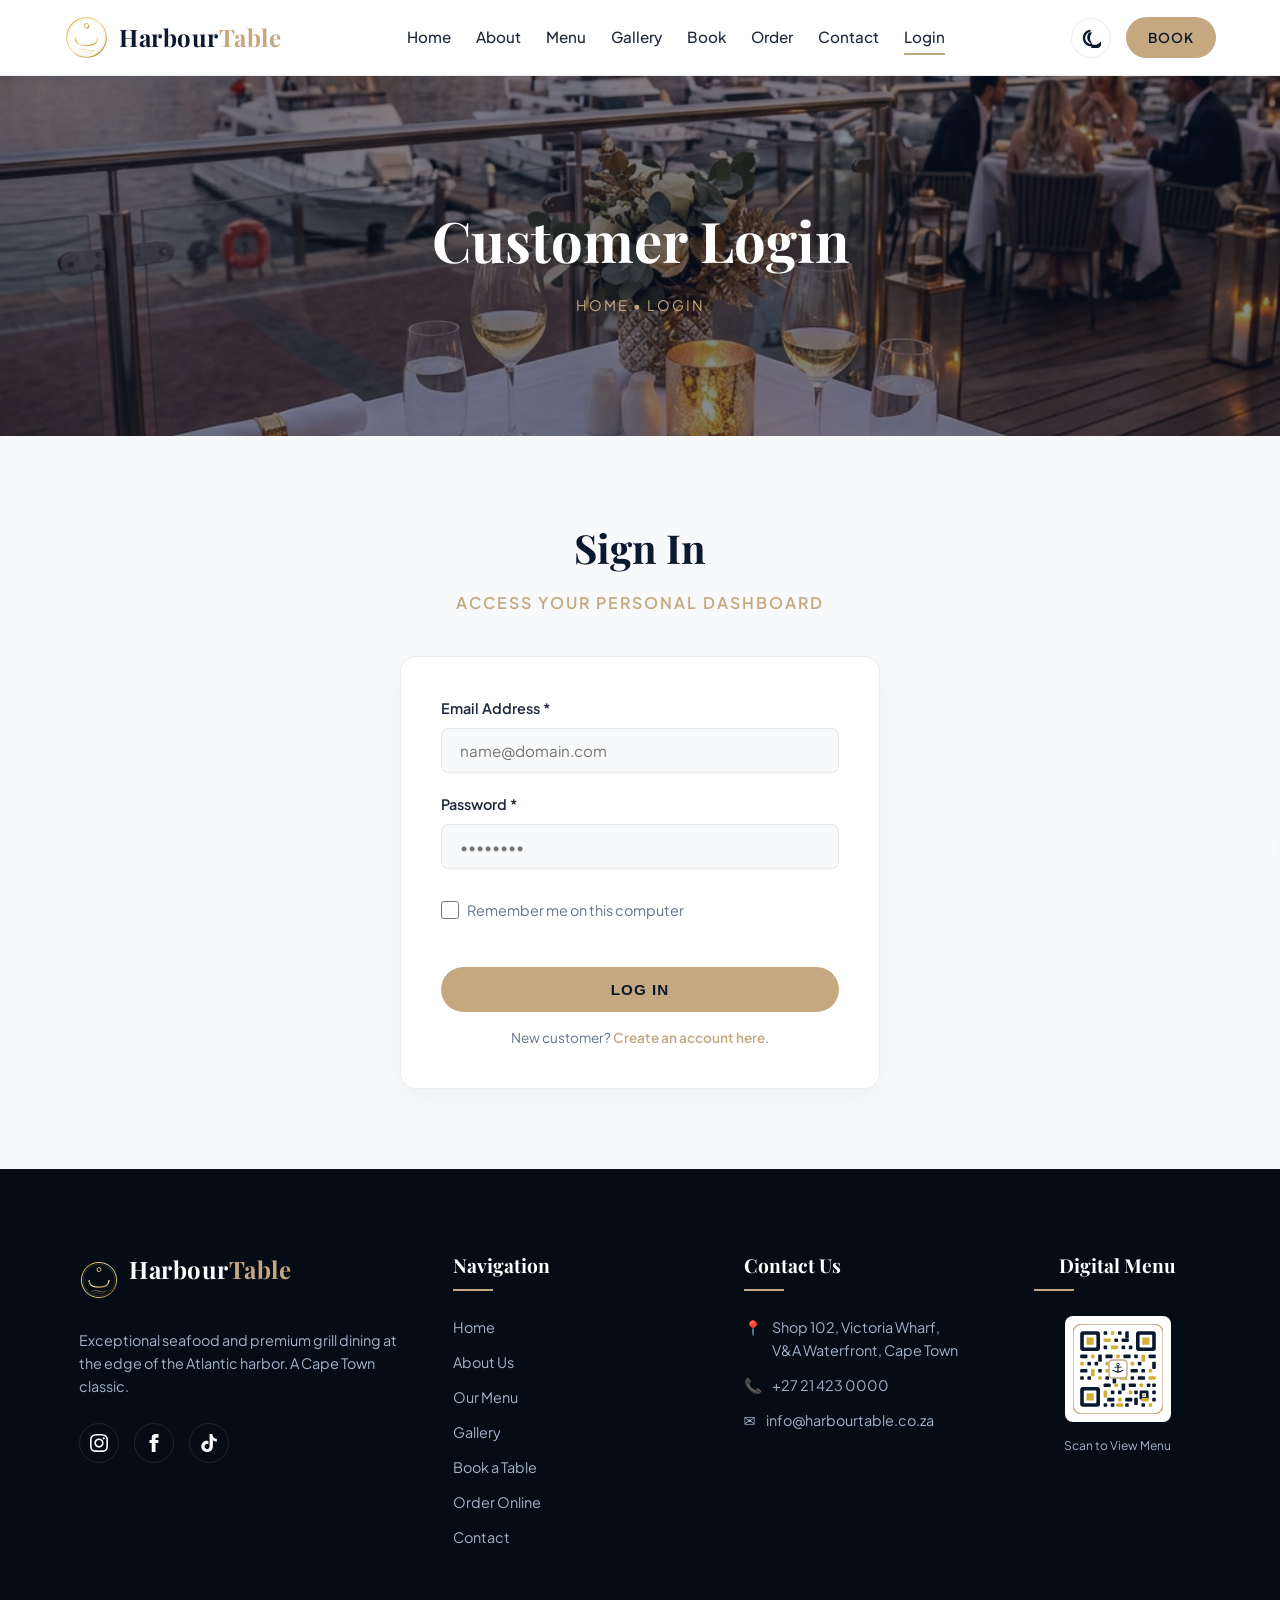
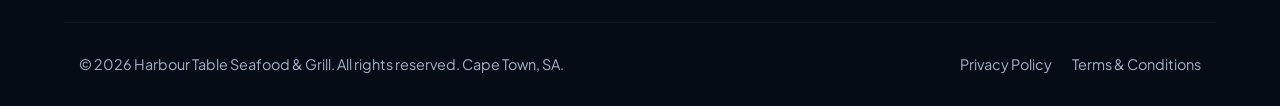
<file: Projects/Project 1 - Static Website/aws-harbour-table-main/login.html>
<!DOCTYPE html>
<html lang="en">
<head>
  <meta charset="UTF-8">
  <meta name="viewport" content="width=device-width, initial-scale=1.0">
  <meta name="description" content="Log into your Harbour Table customer profile to view your table booking history and food order statuses.">
  <meta name="keywords" content="harbour table login, customer account waterfront restaurant">
  <link rel="canonical" href="https://yourwebsite.com/login.html">

  <meta property="og:type" content="website">
  <meta property="og:url" content="https://yourwebsite.com/login.html">
  <meta property="og:title" content="Customer Login - Harbour Table">
  <meta property="og:description" content="Access your personalized Harbour Table account.">
  <meta property="og:image" content="images/interior.png">

  <link rel="icon" type="image/svg+xml" href="favicon.svg">
  <title>Customer Login | Harbour Table Seafood & Grill</title>
  <link rel="stylesheet" href="styles.css">
  <style>
    /* Styling for checkbox fields */
    .checkbox-group {
      display: flex;
      align-items: center;
      gap: 8px;
      margin-top: 10px;
    }
    .checkbox-input {
      accent-color: var(--color-gold);
      width: 18px;
      height: 18px;
      cursor: pointer;
    }
    .checkbox-label {
      font-size: 0.9rem;
      cursor: pointer;
      color: var(--text-secondary);
    }
  </style>
</head>
<body>

  <!-- STICKY HEADER -->
  <header>
    <div class="container nav-container">
      <a href="index.html" class="logo-wrapper">
        <img src="images/logo.svg" alt="Harbour Table Logo" class="logo-img">
        <span class="logo-text">Harbour<span>Table</span></span>
      </a>
      <nav class="nav-menu" id="nav-menu">
        <a href="index.html" class="nav-link">Home</a>
        <a href="about.html" class="nav-link">About</a>
        <a href="menu.html" class="nav-link">Menu</a>
        <a href="gallery.html" class="nav-link">Gallery</a>
        <a href="booking.html" class="nav-link">Book</a>
        <a href="order.html" class="nav-link">Order</a>
        <a href="contact.html" class="nav-link">Contact</a>
        <a href="login.html" class="nav-link active" id="nav-login-item">Login</a>
        <a href="profile.html" class="nav-link" id="nav-profile-item" style="display: none;"><span id="nav-user-text">Profile</span></a>
      </nav>
      <div class="nav-controls">
        <button id="theme-toggle" class="theme-toggle-btn" aria-label="Toggle dark/light theme">
          <svg class="moon-icon" viewBox="0 0 24 24"><path d="M12.3 22h-.1c-5.5 0-10-4.5-10-10 0-4.8 3.5-8.9 8.2-9.8.5-.1 1 .2 1.2.7.2.5 0 1.1-.4 1.4-2.8 1.9-4.3 5.3-3.6 8.7.7 3.5 3.6 6.3 7.1 7 3.4.7 6.8-.8 8.7-3.6.3-.4.9-.6 1.4-.4.5.2.8.7.7 1.2-.9 4.7-5 8.2-9.8 8.2l-3.4-.2zm-1.8-17.6C7.3 5.6 5 8.6 5 12c0 3.9 3.1 7 7 7 .5 0 1 0 1.5-.1-1.9-2.1-2.9-4.9-2.7-7.7.2-2.3 1.1-4.5 2.7-6.2l-3 .4z"/></svg>
          <svg class="sun-icon" viewBox="0 0 24 24"><path d="M12 18c-3.3 0-6-2.7-6-6s2.7-6 6-6 6 2.7 6 6-2.7 6-6 6zm0-10c-2.2 0-4 1.8-4 4s1.8 4 4 4 4-1.8 4-4-1.8-4-4-4zm1-5V1c0-.6-.4-1-1-1s-1 .4-1 1v2c0 .6.4 1 1 1s1-.4 1-1zm0 18v2c0 .6-.4 1-1 1s-1-.4-1-1v-2c0-.6.4-1 1-1s1-.4 1-1zm10-9h-2c-.6 0-1 .4-1 1s.4 1 1 1h2c.6 0 1-.4 1-1s-.4-1-1-1zM5 12H3c-.6 0-1 .4-1 1s.4 1 1 1h2c.6 0 1-.4 1-1s-.4-1-1-1zm14.8-6.4l-1.4-1.4c-.4-.4-1-.4-1.4 0s-.4 1 0 1.4l1.4 1.4c.2.2.5.3.7.3.2 0 .5-.1.7-.3.4-.4.4-1 0-1.4zm-14 14l-1.4-1.4c-.4-.4-.4-1 0-1.4s1-.4 1.4 0l1.4 1.4c.4.4.4 1 0 1.4-.2.2-.5.3-.7.3-.2 0-.5-.1-.7-.3zm14 0l1.4-1.4c.4-.4.4-1 0-1.4s-1-.4-1.4 0l-1.4 1.4c-.4.4-.4 1 0 1.4.2.2.5.3.7.3.2 0 .5-.1.7-.3zm-14-14l1.4-1.4c.4-.4 1-.4 1.4 0s.4 1 0 1.4l-1.4 1.4c-.2.2-.5.3-.7.3-.2 0-.5-.1-.7-.3-.4-.4-.4-1 0-1.4z"/></svg>
        </button>
        <a href="booking.html" class="btn btn-primary" style="padding: 8px 20px; font-size: 0.85rem;">Book</a>
        <button class="hamburger" aria-label="Open mobile menu">
          <span></span><span></span><span></span>
        </button>
      </div>
    </div>
  </header>

  <!-- INNER PAGE HERO -->
  <section class="inner-hero">
    <div class="inner-hero-content">
      <h1 class="inner-hero-title">Customer Login</h1>
      <div class="inner-hero-breadcrumbs">
        <a href="index.html">Home</a> &bull; <span>Login</span>
      </div>
    </div>
  </section>

  <!-- LOGIN FORM SECTION -->
  <section class="section-padding container reveal">
    <div class="text-center">
      <h2 class="section-title">Sign In</h2>
      <p class="section-subtitle">Access your personal dashboard</p>
    </div>

    <div class="form-card" style="max-width: 480px;">
      <form id="login-form" novalidate>
        <div class="form-grid" style="grid-template-columns: 1fr;">
          <!-- Email -->
          <div class="form-group">
            <label for="login-email" class="form-label">Email Address *</label>
            <input type="email" id="login-email" class="form-input" placeholder="name@domain.com" required>
          </div>

          <!-- Password -->
          <div class="form-group">
            <label for="login-password" class="form-label">Password *</label>
            <input type="password" id="login-password" class="form-input" placeholder="••••••••" required>
          </div>

          <!-- Remember me -->
          <div class="checkbox-group">
            <input type="checkbox" id="login-remember" class="checkbox-input">
            <label for="login-remember" class="checkbox-label">Remember me on this computer</label>
          </div>
        </div>

        <button type="submit" class="btn btn-primary form-submit-btn">Log In</button>
      </form>

      <p class="form-info-text">
        New customer? <a href="register.html">Create an account here</a>.
      </p>
    </div>
  </section>

  <!-- FOOTER -->
  <footer>
    <div class="container footer-grid">
      <div class="footer-col-brand">
        <a href="index.html" class="logo-wrapper" style="margin-bottom: 20px; display: inline-flex;">
          <img src="images/logo.svg" alt="Harbour Table Logo" class="logo-img" style="width: 40px; height: 40px;">
          <span class="logo-text" style="color: #FFFFFF;">Harbour<span>Table</span></span>
        </a>
        <p class="footer-desc">Exceptional seafood and premium grill dining at the edge of the Atlantic harbor. A Cape Town classic.</p>
        <div class="footer-socials">
          <a href="#" class="social-link" aria-label="Instagram"><svg width="18" height="18" fill="currentColor" viewBox="0 0 24 24"><path d="M12 2.163c3.204 0 3.584.012 4.85.07 3.252.148 4.771 1.691 4.919 4.919.058 1.265.069 1.645.069 4.849 0 3.205-.012 3.584-.069 4.849-.149 3.225-1.664 4.771-4.919 4.919-1.266.058-1.644.07-4.85.07-3.204 0-3.584-.012-4.849-.07-3.26-.149-4.771-1.699-4.919-4.92-.058-1.265-.07-1.644-.07-4.849 0-3.204.013-3.583.07-4.849.149-3.227 1.664-4.771 4.919-4.919 1.266-.057 1.645-.069 4.849-.069zm0-2c-3.259 0-3.667.014-4.947.072-4.358.2-6.78 2.618-6.98 6.98-.059 1.281-.073 1.689-.073 4.948 0 3.259.014 3.668.072 4.948.2 4.358 2.618 6.78 6.98 6.98 1.281.058 1.689.072 4.948.072 3.259 0 3.668-.014 4.948-.072 4.354-.2 6.782-2.618 6.979-6.98.059-1.28.073-1.689.073-4.948 0-3.259-.014-3.667-.072-4.947-.196-4.354-2.617-6.78-6.979-6.98-1.281-.059-1.69-.073-4.949-.073zm0 5.838c-3.403 0-6.162 2.759-6.162 6.162s2.759 6.163 6.162 6.163 6.162-2.759 6.162-6.163c0-3.403-2.759-6.162-6.162-6.162zm0 10.162c-2.209 0-4-1.79-4-4 0-2.209 1.791-4 4-4s4 1.791 4 4c0 2.21-1.791 4-4 4zm6.406-11.845c-.796 0-1.441.645-1.441 1.44s.645 1.44 1.441 1.44c.795 0 1.439-.645 1.439-1.44s-.644-1.44-1.439-1.44z"/></svg></a>
          <a href="#" class="social-link" aria-label="Facebook"><svg width="18" height="18" fill="currentColor" viewBox="0 0 24 24"><path d="M9 8h-3v4h3v12h5v-12h3.642l.358-4h-4v-1.667c0-.955.192-1.333 1.115-1.333h2.885v-5h-3.808c-3.596 0-5.192 1.583-5.192 4.615v3.385z"/></svg></a>
          <a href="#" class="social-link" aria-label="TikTok"><svg width="18" height="18" fill="currentColor" viewBox="0 0 24 24"><path d="M12.525.02c1.31-.02 2.61-.01 3.91-.02.08 1.53.63 3.02 1.63 4.18 1.12 1.25 2.7 2.05 4.34 2.25v3.83c-1.85-.05-3.66-.67-5.13-1.82-.08 2.53-.02 5.06-.05 7.59-.06 1.83-.54 3.73-1.69 5.17-1.43 1.76-3.76 2.77-6.04 2.76-2.27.02-4.57-.89-6.04-2.61-1.63-1.92-2.19-4.71-1.42-7.13.71-2.29 2.54-4.22 4.88-4.9 1.44-.42 2.97-.29 4.31.39v4.06c-.84-.52-1.89-.66-2.82-.36-1.12.35-2.02 1.34-2.26 2.49-.33 1.5.42 3.12 1.78 3.81 1.2.61 2.76.4 3.74-.46.74-.65 1.12-1.62 1.1-2.59.04-4.47.01-8.94.02-13.41-.01-.35.03-.71-.02-1.06z"/></svg></a>
        </div>
      </div>
      <div>
        <h4 class="footer-col-title">Navigation</h4>
        <ul class="footer-links">
          <li><a href="index.html">Home</a></li>
          <li><a href="about.html">About Us</a></li>
          <li><a href="menu.html">Our Menu</a></li>
          <li><a href="gallery.html">Gallery</a></li>
          <li><a href="booking.html">Book a Table</a></li>
          <li><a href="order.html">Order Online</a></li>
          <li><a href="contact.html">Contact</a></li>
        </ul>
      </div>
      <div>
        <h4 class="footer-col-title">Contact Us</h4>
        <ul class="footer-contact">
          <li><span>📍</span><span>Shop 102, Victoria Wharf,<br>V&A Waterfront, Cape Town</span></li>
          <li><span>📞</span><span>+27 21 423 0000</span></li>
          <li><span>✉️</span><span>info@harbourtable.co.za</span></li>
        </ul>
      </div>
      <div class="footer-qr-container">
        <h4 class="footer-col-title">Digital Menu</h4>
        <a href="menu.html" class="footer-qr-wrapper">
          <img src="images/qrcode.svg" alt="Scan to View Digital Menu" class="footer-qr-img">
        </a>
        <span class="footer-qr-label">Scan to View Menu</span>
      </div>
    </div>
    <div class="container footer-bottom">
      <p>&copy; 2026 Harbour Table Seafood & Grill. All rights reserved. Cape Town, SA.</p>
      <div class="footer-legal-links">
        <a href="privacy.html">Privacy Policy</a>
        <a href="terms.html">Terms & Conditions</a>
      </div>
    </div>
  </footer>

  <button id="back-to-top" class="back-to-top" aria-label="Back to top">
    <svg width="20" height="20" fill="currentColor" viewBox="0 0 24 24"><path d="M12 4.438l-10 10 1.406 1.406 8.594-8.594 8.594 8.594 1.406-1.406-10-10z"/></svg>
  </button>
  <script src="script.js"></script>
</body>
</html>
</file>
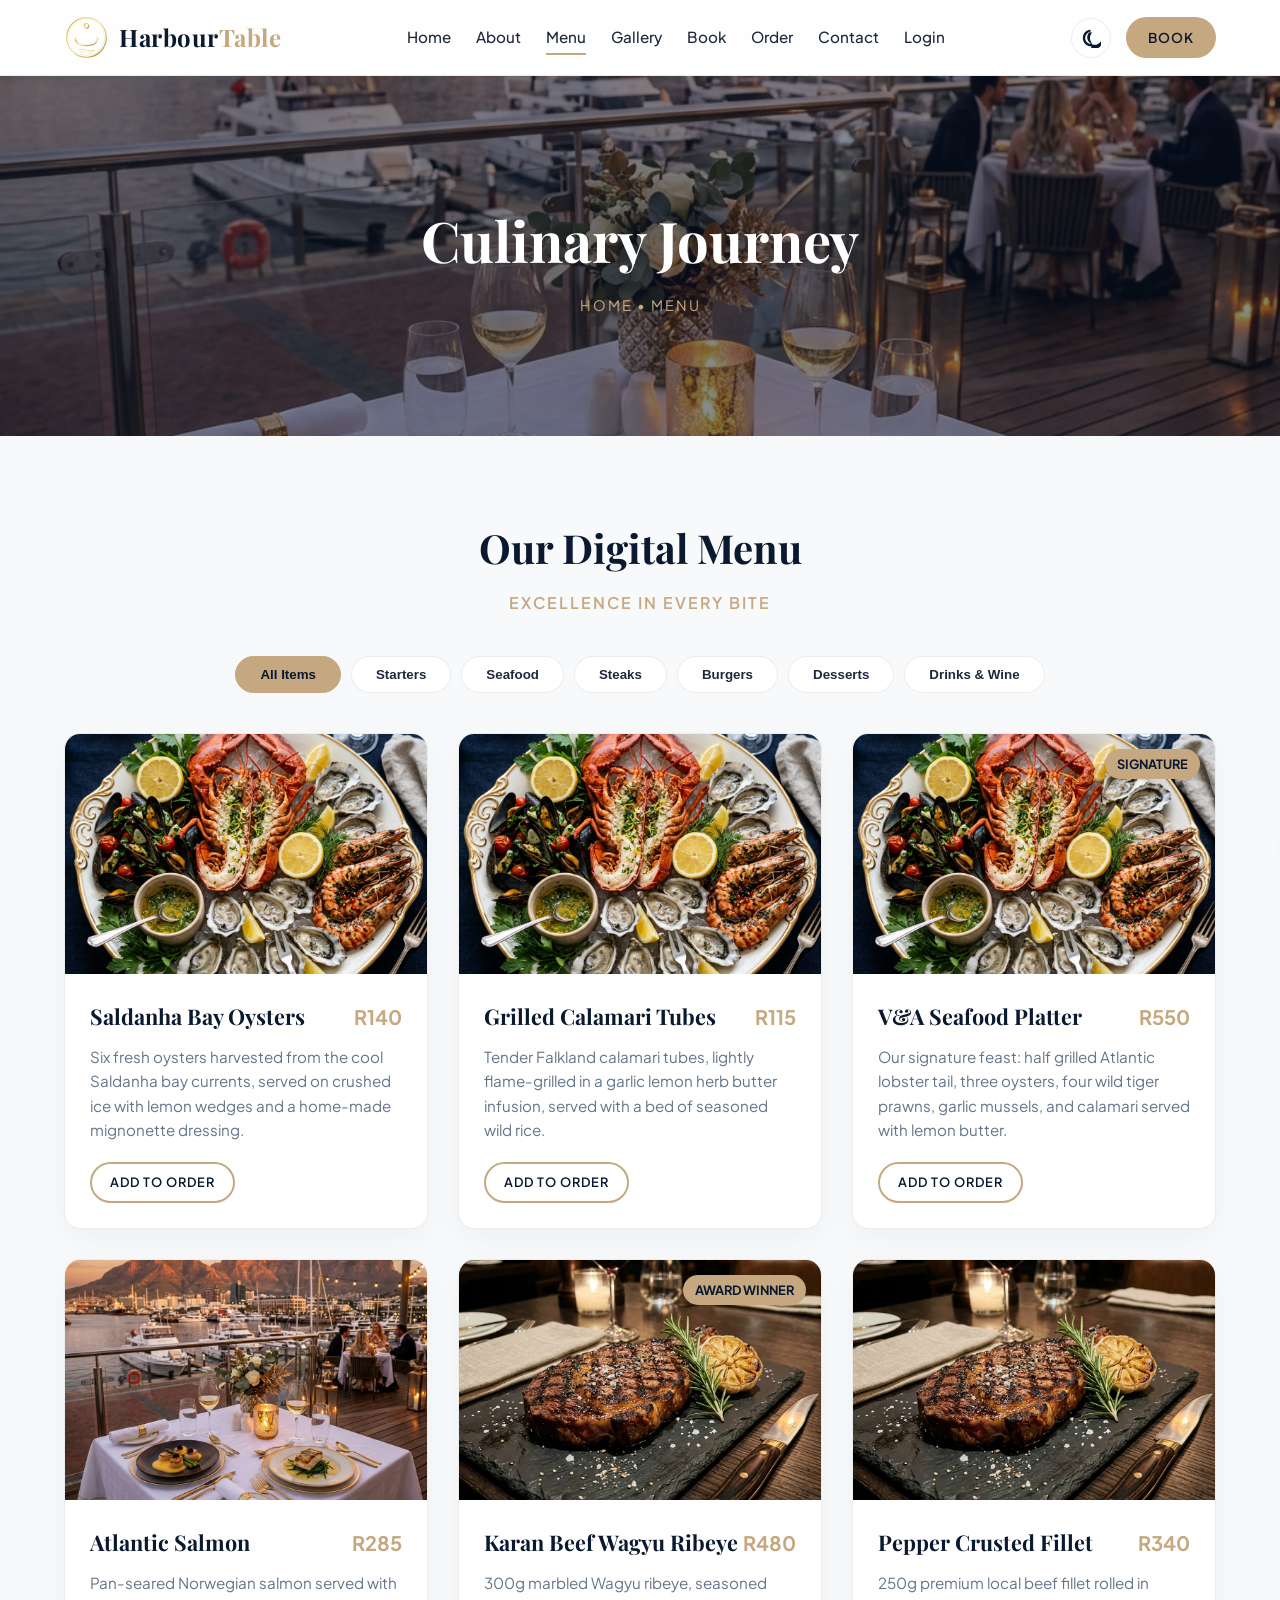
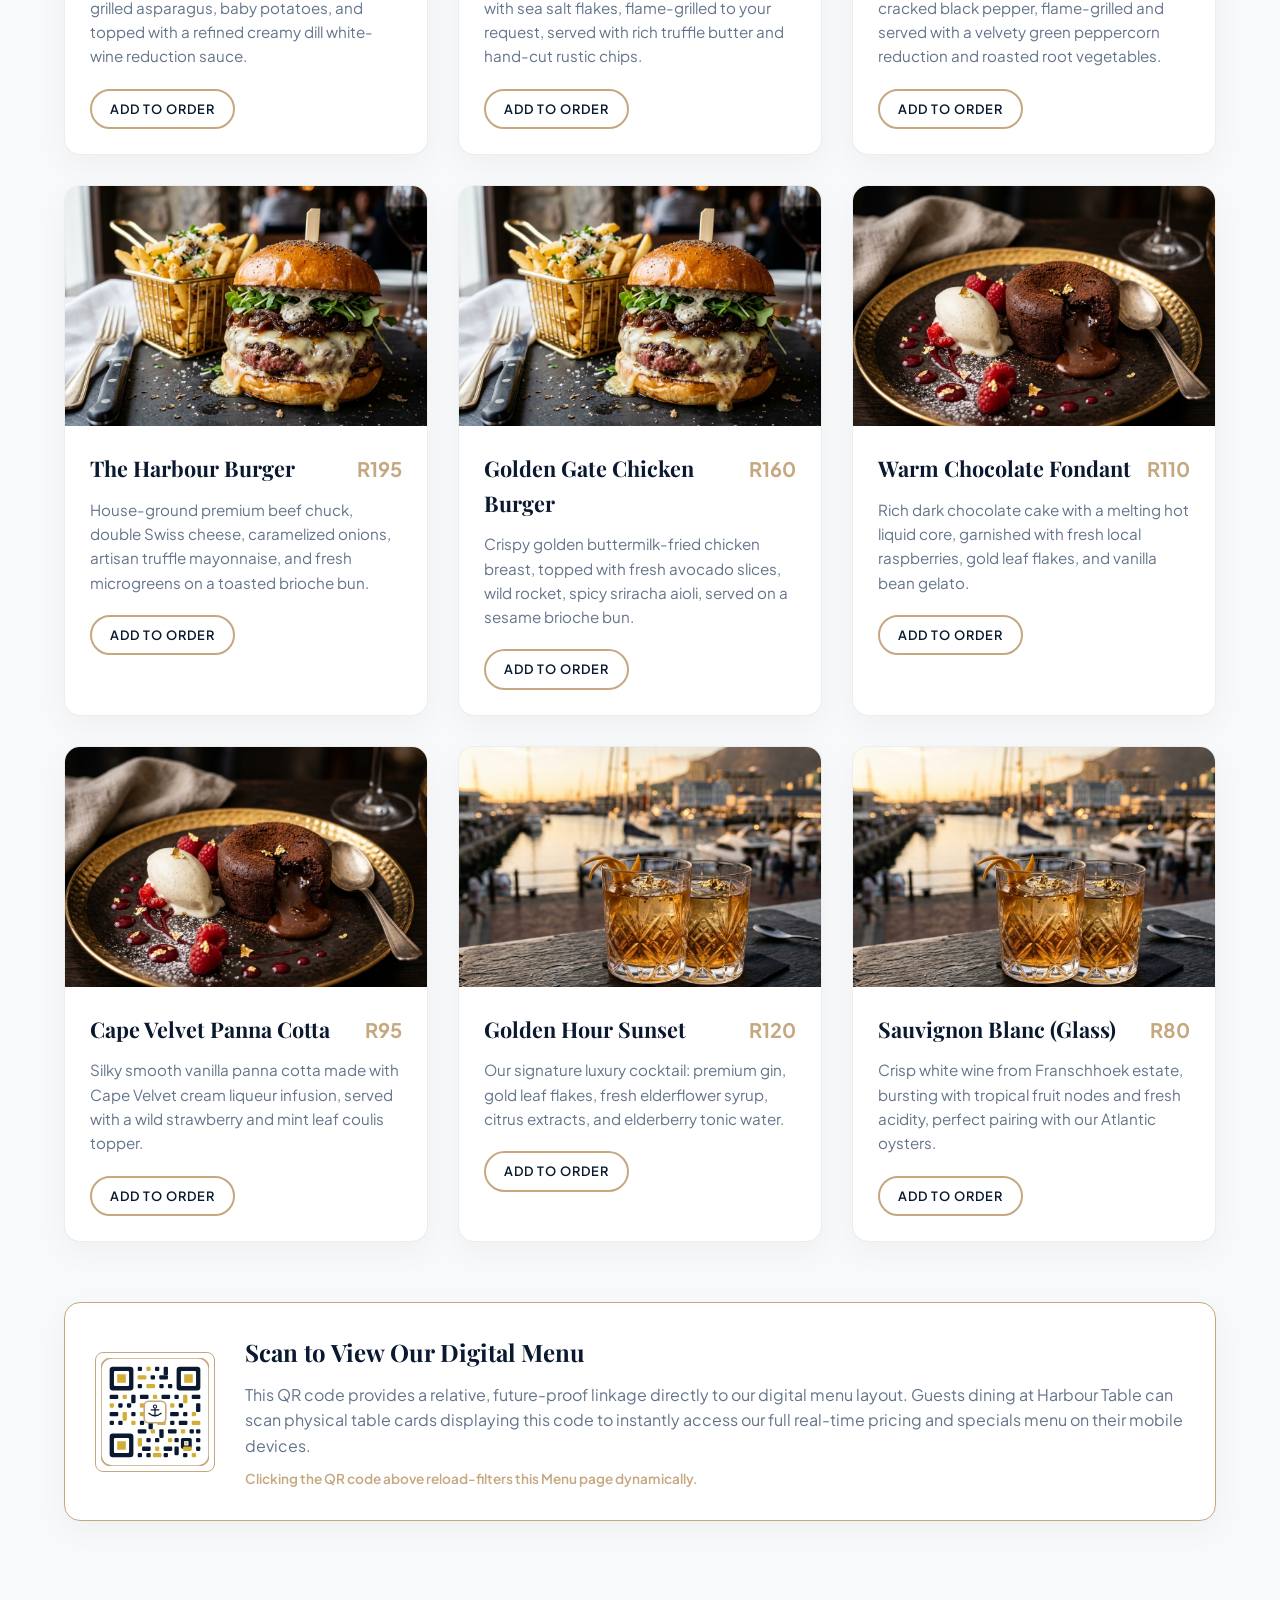
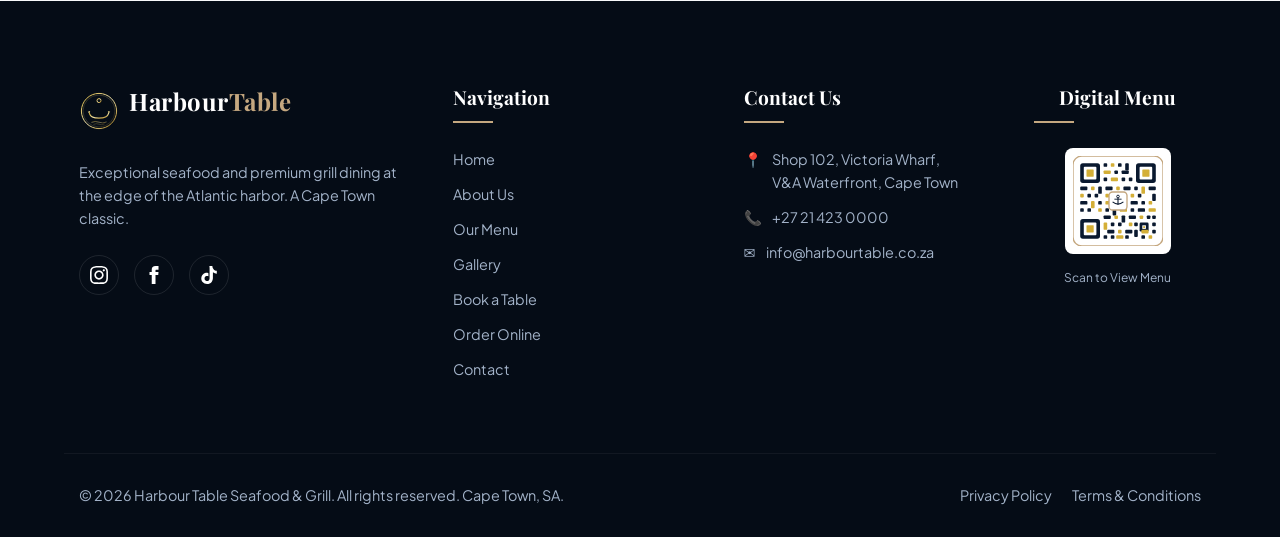
<file: Projects/Project 1 - Static Website/aws-harbour-table-main/menu.html>
<!DOCTYPE html>
<html lang="en">
<head>
  <meta charset="UTF-8">
  <meta name="viewport" content="width=device-width, initial-scale=1.0">
  <meta name="description" content="Explore Harbour Table's digital menu: starters, Cape Town Atlantic seafood platters, flame-grilled steaks, gourmet burgers, cocktails and fine wine.">
  <meta name="keywords" content="harbour table menu, seafood platter Waterfront, Cape Town steaks, South African wine list">
  <link rel="canonical" href="https://yourwebsite.com/menu.html">

  <meta property="og:type" content="website">
  <meta property="og:url" content="https://yourwebsite.com/menu.html">
  <meta property="og:title" content="Our Menu | Fresh Seafood & Grill - Harbour Table">
  <meta property="og:description" content="Explore our curated digital menu including the V&A Seafood Platter, Wagyu ribeye, artisanal burgers, and local Cape wines.">
  <meta property="og:image" content="images/seafood_platter.png">

  <link rel="icon" type="image/svg+xml" href="favicon.svg">
  <title>Our Menu | Harbour Table Seafood & Grill</title>
  <link rel="stylesheet" href="styles.css">
</head>
<body>

  <!-- STICKY HEADER -->
  <header>
    <div class="container nav-container">
      <a href="index.html" class="logo-wrapper">
        <img src="images/logo.svg" alt="Harbour Table Logo" class="logo-img">
        <span class="logo-text">Harbour<span>Table</span></span>
      </a>
      <nav class="nav-menu" id="nav-menu">
        <a href="index.html" class="nav-link">Home</a>
        <a href="about.html" class="nav-link">About</a>
        <a href="menu.html" class="nav-link active">Menu</a>
        <a href="gallery.html" class="nav-link">Gallery</a>
        <a href="booking.html" class="nav-link">Book</a>
        <a href="order.html" class="nav-link">Order</a>
        <a href="contact.html" class="nav-link">Contact</a>
        <a href="login.html" class="nav-link" id="nav-login-item">Login</a>
        <a href="profile.html" class="nav-link" id="nav-profile-item" style="display: none;"><span id="nav-user-text">Profile</span></a>
      </nav>
      <div class="nav-controls">
        <button id="theme-toggle" class="theme-toggle-btn" aria-label="Toggle dark/light theme">
          <svg class="moon-icon" viewBox="0 0 24 24"><path d="M12.3 22h-.1c-5.5 0-10-4.5-10-10 0-4.8 3.5-8.9 8.2-9.8.5-.1 1 .2 1.2.7.2.5 0 1.1-.4 1.4-2.8 1.9-4.3 5.3-3.6 8.7.7 3.5 3.6 6.3 7.1 7 3.4.7 6.8-.8 8.7-3.6.3-.4.9-.6 1.4-.4.5.2.8.7.7 1.2-.9 4.7-5 8.2-9.8 8.2l-3.4-.2zm-1.8-17.6C7.3 5.6 5 8.6 5 12c0 3.9 3.1 7 7 7 .5 0 1 0 1.5-.1-1.9-2.1-2.9-4.9-2.7-7.7.2-2.3 1.1-4.5 2.7-6.2l-3 .4z"/></svg>
          <svg class="sun-icon" viewBox="0 0 24 24"><path d="M12 18c-3.3 0-6-2.7-6-6s2.7-6 6-6 6 2.7 6 6-2.7 6-6 6zm0-10c-2.2 0-4 1.8-4 4s1.8 4 4 4 4-1.8 4-4-1.8-4-4-4zm1-5V1c0-.6-.4-1-1-1s-1 .4-1 1v2c0 .6.4 1 1 1s1-.4 1-1zm0 18v2c0 .6-.4 1-1 1s-1-.4-1-1v-2c0-.6.4-1 1-1s1-.4 1-1zm10-9h-2c-.6 0-1 .4-1 1s.4 1 1 1h2c.6 0 1-.4 1-1s-.4-1-1-1zM5 12H3c-.6 0-1 .4-1 1s.4 1 1 1h2c.6 0 1-.4 1-1s-.4-1-1-1zm14.8-6.4l-1.4-1.4c-.4-.4-1-.4-1.4 0s-.4 1 0 1.4l1.4 1.4c.2.2.5.3.7.3.2 0 .5-.1.7-.3.4-.4.4-1 0-1.4zm-14 14l-1.4-1.4c-.4-.4-.4-1 0-1.4s1-.4 1.4 0l1.4 1.4c.4.4.4 1 0 1.4-.2.2-.5.3-.7.3-.2 0-.5-.1-.7-.3zm14 0l1.4-1.4c.4-.4.4-1 0-1.4s-1-.4-1.4 0l-1.4 1.4c-.4.4-.4 1 0 1.4.2.2.5.3.7.3.2 0 .5-.1.7-.3zm-14-14l1.4-1.4c.4-.4 1-.4 1.4 0s.4 1 0 1.4l-1.4 1.4c-.2.2-.5.3-.7.3-.2 0-.5-.1-.7-.3-.4-.4-.4-1 0-1.4z"/></svg>
        </button>
        <a href="booking.html" class="btn btn-primary" style="padding: 8px 20px; font-size: 0.85rem;">Book</a>
        <button class="hamburger" aria-label="Open mobile menu">
          <span></span><span></span><span></span>
        </button>
      </div>
    </div>
  </header>

  <!-- INNER PAGE HERO -->
  <section class="inner-hero">
    <div class="inner-hero-content">
      <h1 class="inner-hero-title">Culinary Journey</h1>
      <div class="inner-hero-breadcrumbs">
        <a href="index.html">Home</a> &bull; <span>Menu</span>
      </div>
    </div>
  </section>

  <!-- DIGITAL MENU SECTION -->
  <section class="section-padding container">
    <div class="text-center">
      <h2 class="section-title">Our Digital Menu</h2>
      <p class="section-subtitle">Excellence in every bite</p>
    </div>

    <!-- Category Tabs -->
    <div class="menu-tabs">
      <button class="menu-tab-btn active" data-category="all">All Items</button>
      <button class="menu-tab-btn" data-category="starters">Starters</button>
      <button class="menu-tab-btn" data-category="seafood">Seafood</button>
      <button class="menu-tab-btn" data-category="steaks">Steaks</button>
      <button class="menu-tab-btn" data-category="burgers">Burgers</button>
      <button class="menu-tab-btn" data-category="desserts">Desserts</button>
      <button class="menu-tab-btn" data-category="drinks">Drinks & Wine</button>
    </div>

    <!-- Menu Grid -->
    <div class="menu-items-grid" id="menu-items-grid">
      <!-- Item 1: Starter -->
      <div class="dish-card menu-item-card" data-category="starters">
        <div class="dish-img-wrapper">
          <img src="images/seafood_platter.png" alt="Oysters" class="dish-img">
        </div>
        <div class="dish-info">
          <div class="dish-header">
            <h3 class="dish-title">Saldanha Bay Oysters</h3>
            <span class="dish-price">R140</span>
          </div>
          <p class="dish-desc">Six fresh oysters harvested from the cool Saldanha bay currents, served on crushed ice with lemon wedges and a home-made mignonette dressing.</p>
          <div class="dish-action">
            <a href="order.html?item=Saldanha+Oysters" class="btn btn-outline" style="padding: 8px 18px; font-size: 0.8rem;">Add to Order</a>
          </div>
        </div>
      </div>

      <!-- Item 2: Starter -->
      <div class="dish-card menu-item-card" data-category="starters">
        <div class="dish-img-wrapper">
          <img src="images/seafood_platter.png" alt="Grilled Calamari" class="dish-img">
        </div>
        <div class="dish-info">
          <div class="dish-header">
            <h3 class="dish-title">Grilled Calamari Tubes</h3>
            <span class="dish-price">R115</span>
          </div>
          <p class="dish-desc">Tender Falkland calamari tubes, lightly flame-grilled in a garlic lemon herb butter infusion, served with a bed of seasoned wild rice.</p>
          <div class="dish-action">
            <a href="order.html?item=Grilled+Calamari" class="btn btn-outline" style="padding: 8px 18px; font-size: 0.8rem;">Add to Order</a>
          </div>
        </div>
      </div>

      <!-- Item 3: Seafood -->
      <div class="dish-card menu-item-card" data-category="seafood">
        <div class="dish-img-wrapper">
          <img src="images/seafood_platter.png" alt="Seafood Platter" class="dish-img">
          <span class="dish-badge">Signature</span>
        </div>
        <div class="dish-info">
          <div class="dish-header">
            <h3 class="dish-title">V&A Seafood Platter</h3>
            <span class="dish-price">R550</span>
          </div>
          <p class="dish-desc">Our signature feast: half grilled Atlantic lobster tail, three oysters, four wild tiger prawns, garlic mussels, and calamari served with lemon butter.</p>
          <div class="dish-action">
            <a href="order.html?item=Seafood+Platter" class="btn btn-outline" style="padding: 8px 18px; font-size: 0.8rem;">Add to Order</a>
          </div>
        </div>
      </div>

      <!-- Item 4: Seafood -->
      <div class="dish-card menu-item-card" data-category="seafood">
        <div class="dish-img-wrapper">
          <img src="images/hero_bg.png" alt="Atlantic Salmon" class="dish-img">
        </div>
        <div class="dish-info">
          <div class="dish-header">
            <h3 class="dish-title">Atlantic Salmon</h3>
            <span class="dish-price">R285</span>
          </div>
          <p class="dish-desc">Pan-seared Norwegian salmon served with grilled asparagus, baby potatoes, and topped with a refined creamy dill white-wine reduction sauce.</p>
          <div class="dish-action">
            <a href="order.html?item=Atlantic+Salmon" class="btn btn-outline" style="padding: 8px 18px; font-size: 0.8rem;">Add to Order</a>
          </div>
        </div>
      </div>

      <!-- Item 5: Steaks -->
      <div class="dish-card menu-item-card" data-category="steaks">
        <div class="dish-img-wrapper">
          <img src="images/wagyu_steak.png" alt="Wagyu Ribeye" class="dish-img">
          <span class="dish-badge">Award Winner</span>
        </div>
        <div class="dish-info">
          <div class="dish-header">
            <h3 class="dish-title">Karan Beef Wagyu Ribeye</h3>
            <span class="dish-price">R480</span>
          </div>
          <p class="dish-desc">300g marbled Wagyu ribeye, seasoned with sea salt flakes, flame-grilled to your request, served with rich truffle butter and hand-cut rustic chips.</p>
          <div class="dish-action">
            <a href="order.html?item=Wagyu+Steak" class="btn btn-outline" style="padding: 8px 18px; font-size: 0.8rem;">Add to Order</a>
          </div>
        </div>
      </div>

      <!-- Item 6: Steaks -->
      <div class="dish-card menu-item-card" data-category="steaks">
        <div class="dish-img-wrapper">
          <img src="images/wagyu_steak.png" alt="Beef Fillet" class="dish-img">
        </div>
        <div class="dish-info">
          <div class="dish-header">
            <h3 class="dish-title">Pepper Crusted Fillet</h3>
            <span class="dish-price">R340</span>
          </div>
          <p class="dish-desc">250g premium local beef fillet rolled in cracked black pepper, flame-grilled and served with a velvety green peppercorn reduction and roasted root vegetables.</p>
          <div class="dish-action">
            <a href="order.html?item=Pepper+Fillet" class="btn btn-outline" style="padding: 8px 18px; font-size: 0.8rem;">Add to Order</a>
          </div>
        </div>
      </div>

      <!-- Item 7: Burgers -->
      <div class="dish-card menu-item-card" data-category="burgers">
        <div class="dish-img-wrapper">
          <img src="images/gourmet_burger.png" alt="Harbour Burger" class="dish-img">
        </div>
        <div class="dish-info">
          <div class="dish-header">
            <h3 class="dish-title">The Harbour Burger</h3>
            <span class="dish-price">R195</span>
          </div>
          <p class="dish-desc">House-ground premium beef chuck, double Swiss cheese, caramelized onions, artisan truffle mayonnaise, and fresh microgreens on a toasted brioche bun.</p>
          <div class="dish-action">
            <a href="order.html?item=Harbour+Burger" class="btn btn-outline" style="padding: 8px 18px; font-size: 0.8rem;">Add to Order</a>
          </div>
        </div>
      </div>

      <!-- Item 8: Burgers -->
      <div class="dish-card menu-item-card" data-category="burgers">
        <div class="dish-img-wrapper">
          <img src="images/gourmet_burger.png" alt="Chicken Burger" class="dish-img">
        </div>
        <div class="dish-info">
          <div class="dish-header">
            <h3 class="dish-title">Golden Gate Chicken Burger</h3>
            <span class="dish-price">R160</span>
          </div>
          <p class="dish-desc">Crispy golden buttermilk-fried chicken breast, topped with fresh avocado slices, wild rocket, spicy sriracha aioli, served on a sesame brioche bun.</p>
          <div class="dish-action">
            <a href="order.html?item=Chicken+Burger" class="btn btn-outline" style="padding: 8px 18px; font-size: 0.8rem;">Add to Order</a>
          </div>
        </div>
      </div>

      <!-- Item 9: Desserts -->
      <div class="dish-card menu-item-card" data-category="desserts">
        <div class="dish-img-wrapper">
          <img src="images/dessert.png" alt="Chocolate Fondant" class="dish-img">
        </div>
        <div class="dish-info">
          <div class="dish-header">
            <h3 class="dish-title">Warm Chocolate Fondant</h3>
            <span class="dish-price">R110</span>
          </div>
          <p class="dish-desc">Rich dark chocolate cake with a melting hot liquid core, garnished with fresh local raspberries, gold leaf flakes, and vanilla bean gelato.</p>
          <div class="dish-action">
            <a href="order.html?item=Chocolate+Fondant" class="btn btn-outline" style="padding: 8px 18px; font-size: 0.8rem;">Add to Order</a>
          </div>
        </div>
      </div>

      <!-- Item 10: Desserts -->
      <div class="dish-card menu-item-card" data-category="desserts">
        <div class="dish-img-wrapper">
          <img src="images/dessert.png" alt="Panna Cotta" class="dish-img">
        </div>
        <div class="dish-info">
          <div class="dish-header">
            <h3 class="dish-title">Cape Velvet Panna Cotta</h3>
            <span class="dish-price">R95</span>
          </div>
          <p class="dish-desc">Silky smooth vanilla panna cotta made with Cape Velvet cream liqueur infusion, served with a wild strawberry and mint leaf coulis topper.</p>
          <div class="dish-action">
            <a href="order.html?item=Panna+Cotta" class="btn btn-outline" style="padding: 8px 18px; font-size: 0.8rem;">Add to Order</a>
          </div>
        </div>
      </div>

      <!-- Item 11: Drinks -->
      <div class="dish-card menu-item-card" data-category="drinks">
        <div class="dish-img-wrapper">
          <img src="images/cocktail.png" alt="Cocktail" class="dish-img">
        </div>
        <div class="dish-info">
          <div class="dish-header">
            <h3 class="dish-title">Golden Hour Sunset</h3>
            <span class="dish-price">R120</span>
          </div>
          <p class="dish-desc">Our signature luxury cocktail: premium gin, gold leaf flakes, fresh elderflower syrup, citrus extracts, and elderberry tonic water.</p>
          <div class="dish-action">
            <a href="order.html?item=Sunset+Cocktail" class="btn btn-outline" style="padding: 8px 18px; font-size: 0.8rem;">Add to Order</a>
          </div>
        </div>
      </div>

      <!-- Item 12: Drinks -->
      <div class="dish-card menu-item-card" data-category="drinks">
        <div class="dish-img-wrapper">
          <img src="images/cocktail.png" alt="Wine" class="dish-img">
        </div>
        <div class="dish-info">
          <div class="dish-header">
            <h3 class="dish-title">Sauvignon Blanc (Glass)</h3>
            <span class="dish-price">R80</span>
          </div>
          <p class="dish-desc">Crisp white wine from Franschhoek estate, bursting with tropical fruit nodes and fresh acidity, perfect pairing with our Atlantic oysters.</p>
          <div class="dish-action">
            <a href="order.html?item=Sauvignon+Blanc+Glass" class="btn btn-outline" style="padding: 8px 18px; font-size: 0.8rem;">Add to Order</a>
          </div>
        </div>
      </div>
    </div>

    <!-- QR CODE BANNER -->
    <div class="menu-qr-banner reveal">
      <a href="menu.html" style="display: block; flex-shrink: 0;">
        <img src="images/qrcode.svg" alt="Digital Menu QR Code" style="width: 120px; height: 120px; background-color: #FFFFFF; padding: 5px; border-radius: 8px; border: 1px solid var(--color-gold);">
      </a>
      <div class="menu-qr-banner-text">
        <h3>Scan to View Our Digital Menu</h3>
        <p>This QR code provides a relative, future-proof linkage directly to our digital menu layout. Guests dining at Harbour Table can scan physical table cards displaying this code to instantly access our full real-time pricing and specials menu on their mobile devices.</p>
        <p style="margin-top: 10px; font-size: 0.85rem; color: var(--color-gold); font-weight: 600;">Clicking the QR code above reload-filters this Menu page dynamically.</p>
      </div>
    </div>
  </section>

  <!-- FOOTER -->
  <footer>
    <div class="container footer-grid">
      <div class="footer-col-brand">
        <a href="index.html" class="logo-wrapper" style="margin-bottom: 20px; display: inline-flex;">
          <img src="images/logo.svg" alt="Harbour Table Logo" class="logo-img" style="width: 40px; height: 40px;">
          <span class="logo-text" style="color: #FFFFFF;">Harbour<span>Table</span></span>
        </a>
        <p class="footer-desc">Exceptional seafood and premium grill dining at the edge of the Atlantic harbor. A Cape Town classic.</p>
        <div class="footer-socials">
          <a href="#" class="social-link" aria-label="Instagram"><svg width="18" height="18" fill="currentColor" viewBox="0 0 24 24"><path d="M12 2.163c3.204 0 3.584.012 4.85.07 3.252.148 4.771 1.691 4.919 4.919.058 1.265.069 1.645.069 4.849 0 3.205-.012 3.584-.069 4.849-.149 3.225-1.664 4.771-4.919 4.919-1.266.058-1.644.07-4.85.07-3.204 0-3.584-.012-4.849-.07-3.26-.149-4.771-1.699-4.919-4.92-.058-1.265-.07-1.644-.07-4.849 0-3.204.013-3.583.07-4.849.149-3.227 1.664-4.771 4.919-4.919 1.266-.057 1.645-.069 4.849-.069zm0-2c-3.259 0-3.667.014-4.947.072-4.358.2-6.78 2.618-6.98 6.98-.059 1.281-.073 1.689-.073 4.948 0 3.259.014 3.668.072 4.948.2 4.358 2.618 6.78 6.98 6.98 1.281.058 1.689.072 4.948.072 3.259 0 3.668-.014 4.948-.072 4.354-.2 6.782-2.618 6.979-6.98.059-1.28.073-1.689.073-4.948 0-3.259-.014-3.667-.072-4.947-.196-4.354-2.617-6.78-6.979-6.98-1.281-.059-1.69-.073-4.949-.073zm0 5.838c-3.403 0-6.162 2.759-6.162 6.162s2.759 6.163 6.162 6.163 6.162-2.759 6.162-6.163c0-3.403-2.759-6.162-6.162-6.162zm0 10.162c-2.209 0-4-1.79-4-4 0-2.209 1.791-4 4-4s4 1.791 4 4c0 2.21-1.791 4-4 4zm6.406-11.845c-.796 0-1.441.645-1.441 1.44s.645 1.44 1.441 1.44c.795 0 1.439-.645 1.439-1.44s-.644-1.44-1.439-1.44z"/></svg></a>
          <a href="#" class="social-link" aria-label="Facebook"><svg width="18" height="18" fill="currentColor" viewBox="0 0 24 24"><path d="M9 8h-3v4h3v12h5v-12h3.642l.358-4h-4v-1.667c0-.955.192-1.333 1.115-1.333h2.885v-5h-3.808c-3.596 0-5.192 1.583-5.192 4.615v3.385z"/></svg></a>
          <a href="#" class="social-link" aria-label="TikTok"><svg width="18" height="18" fill="currentColor" viewBox="0 0 24 24"><path d="M12.525.02c1.31-.02 2.61-.01 3.91-.02.08 1.53.63 3.02 1.63 4.18 1.12 1.25 2.7 2.05 4.34 2.25v3.83c-1.85-.05-3.66-.67-5.13-1.82-.08 2.53-.02 5.06-.05 7.59-.06 1.83-.54 3.73-1.69 5.17-1.43 1.76-3.76 2.77-6.04 2.76-2.27.02-4.57-.89-6.04-2.61-1.63-1.92-2.19-4.71-1.42-7.13.71-2.29 2.54-4.22 4.88-4.9 1.44-.42 2.97-.29 4.31.39v4.06c-.84-.52-1.89-.66-2.82-.36-1.12.35-2.02 1.34-2.26 2.49-.33 1.5.42 3.12 1.78 3.81 1.2.61 2.76.4 3.74-.46.74-.65 1.12-1.62 1.1-2.59.04-4.47.01-8.94.02-13.41-.01-.35.03-.71-.02-1.06z"/></svg></a>
        </div>
      </div>
      <div>
        <h4 class="footer-col-title">Navigation</h4>
        <ul class="footer-links">
          <li><a href="index.html">Home</a></li>
          <li><a href="about.html">About Us</a></li>
          <li><a href="menu.html">Our Menu</a></li>
          <li><a href="gallery.html">Gallery</a></li>
          <li><a href="booking.html">Book a Table</a></li>
          <li><a href="order.html">Order Online</a></li>
          <li><a href="contact.html">Contact</a></li>
        </ul>
      </div>
      <div>
        <h4 class="footer-col-title">Contact Us</h4>
        <ul class="footer-contact">
          <li><span>📍</span><span>Shop 102, Victoria Wharf,<br>V&A Waterfront, Cape Town</span></li>
          <li><span>📞</span><span>+27 21 423 0000</span></li>
          <li><span>✉️</span><span>info@harbourtable.co.za</span></li>
        </ul>
      </div>
      <div class="footer-qr-container">
        <h4 class="footer-col-title">Digital Menu</h4>
        <a href="menu.html" class="footer-qr-wrapper">
          <img src="images/qrcode.svg" alt="Scan to View Digital Menu" class="footer-qr-img">
        </a>
        <span class="footer-qr-label">Scan to View Menu</span>
      </div>
    </div>
    <div class="container footer-bottom">
      <p>&copy; 2026 Harbour Table Seafood & Grill. All rights reserved. Cape Town, SA.</p>
      <div class="footer-legal-links">
        <a href="privacy.html">Privacy Policy</a>
        <a href="terms.html">Terms & Conditions</a>
      </div>
    </div>
  </footer>

  <button id="back-to-top" class="back-to-top" aria-label="Back to top">
    <svg width="20" height="20" fill="currentColor" viewBox="0 0 24 24"><path d="M12 4.438l-10 10 1.406 1.406 8.594-8.594 8.594 8.594 1.406-1.406-10-10z"/></svg>
  </button>
  <script src="script.js"></script>

  <!-- Inline Tab Filter Script for Menu page -->
  <script>
    document.addEventListener('DOMContentLoaded', () => {
      const menuTabs = document.querySelectorAll('.menu-tab-btn');
      const menuCards = document.querySelectorAll('.menu-item-card');

      menuTabs.forEach(tab => {
        tab.addEventListener('click', () => {
          menuTabs.forEach(t => t.classList.remove('active'));
          tab.classList.add('active');

          const category = tab.getAttribute('data-category');

          menuCards.forEach(card => {
            if (category === 'all' || card.getAttribute('data-category') === category) {
              card.style.display = 'block';
              setTimeout(() => {
                card.style.opacity = '1';
                card.style.transform = 'scale(1)';
              }, 50);
            } else {
              card.style.opacity = '0';
              card.style.transform = 'scale(0.9)';
              setTimeout(() => {
                card.style.display = 'none';
              }, 200);
            }
          });
        });
      });
    });
  </script>
</body>
</html>
</file>
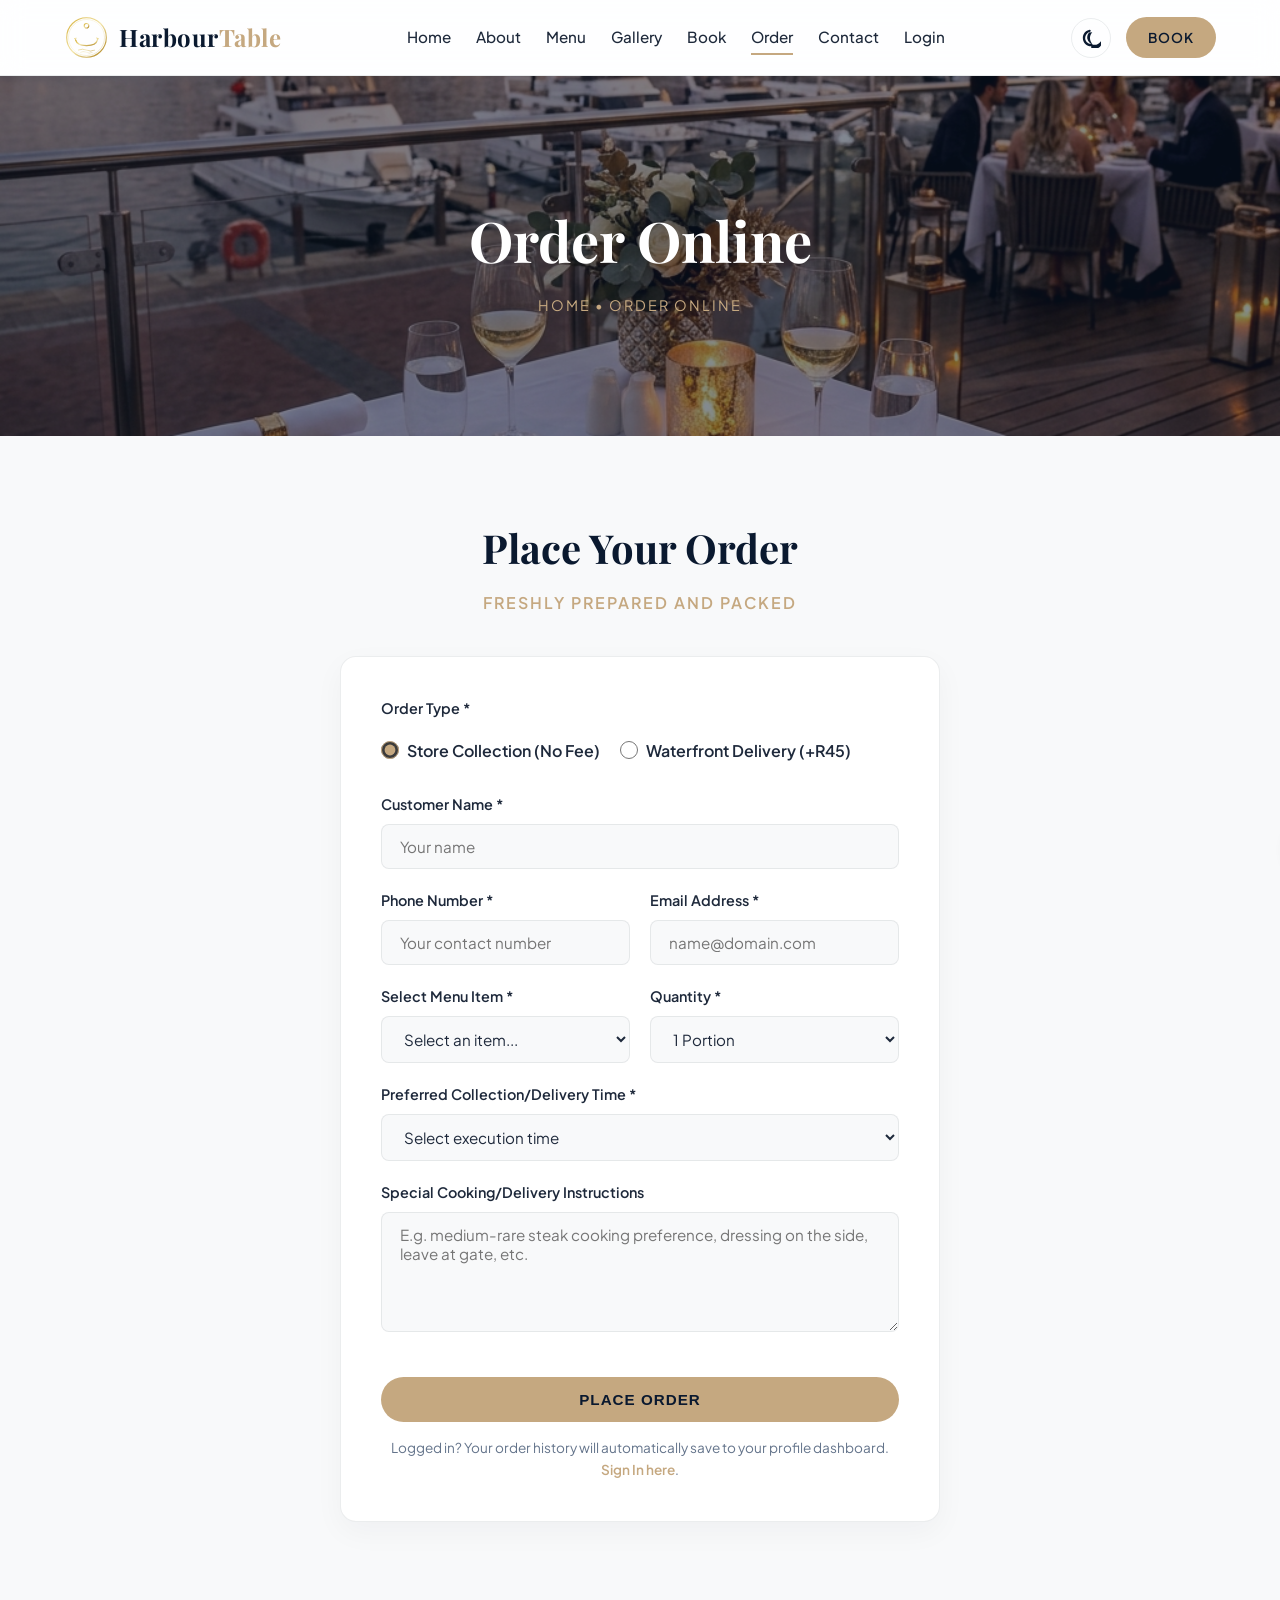
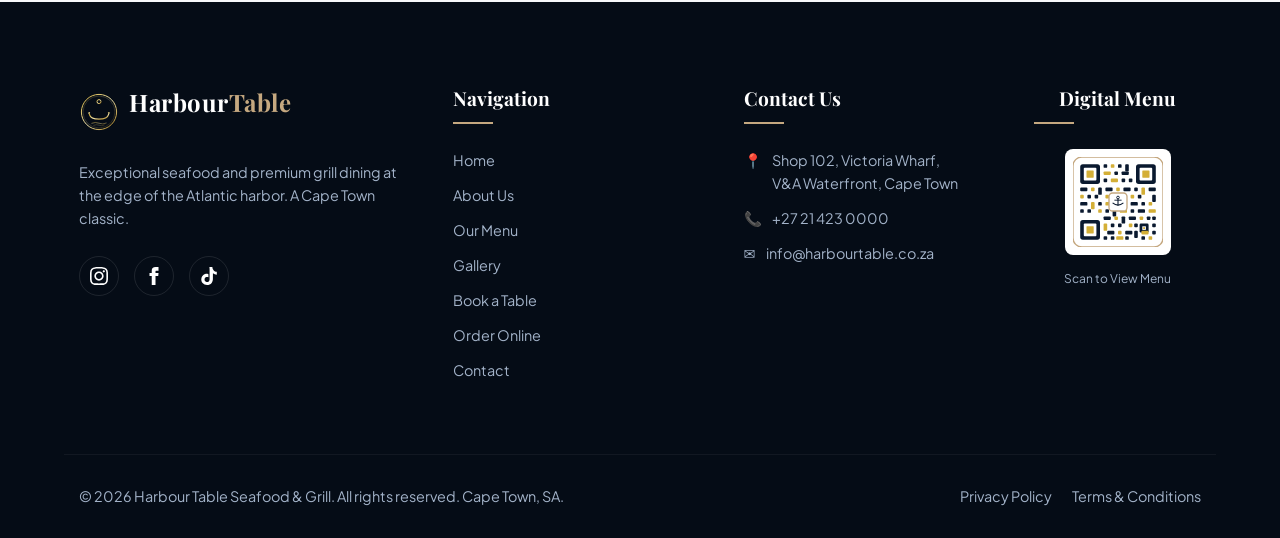
<file: Projects/Project 1 - Static Website/aws-harbour-table-main/order.html>
<!DOCTYPE html>
<html lang="en">
<head>
  <meta charset="UTF-8">
  <meta name="viewport" content="width=device-width, initial-scale=1.0">
  <meta name="description" content="Order online for collection or delivery from Harbour Table. Hot seafood, juicy steaks, and gourmet burgers prepared fresh at the Waterfront.">
  <meta name="keywords" content="harbour table order, order food waterfront, takeout seafood cape town">
  <link rel="canonical" href="https://yourwebsite.com/order.html">

  <meta property="og:type" content="website">
  <meta property="og:url" content="https://yourwebsite.com/order.html">
  <meta property="og:title" content="Order Online | Takeout & Delivery - Harbour Table">
  <meta property="og:description" content="Browse our menu and place your order online for collection or delivery. Freshly prepared and packed.">
  <meta property="og:image" content="images/seafood_platter.png">

  <link rel="icon" type="image/svg+xml" href="favicon.svg">
  <title>Order Online | Harbour Table Seafood & Grill</title>
  <link rel="stylesheet" href="styles.css">
  <style>
    /* Radio Selector Layout */
    .radio-group {
      display: flex;
      gap: 20px;
      padding: 10px 0;
    }
    .radio-label {
      display: flex;
      align-items: center;
      gap: 8px;
      cursor: pointer;
      font-weight: 600;
      color: var(--text-primary);
    }
    .radio-input {
      accent-color: var(--color-gold);
      width: 18px;
      height: 18px;
    }
  </style>
</head>
<body>

  <!-- STICKY HEADER -->
  <header>
    <div class="container nav-container">
      <a href="index.html" class="logo-wrapper">
        <img src="images/logo.svg" alt="Harbour Table Logo" class="logo-img">
        <span class="logo-text">Harbour<span>Table</span></span>
      </a>
      <nav class="nav-menu" id="nav-menu">
        <a href="index.html" class="nav-link">Home</a>
        <a href="about.html" class="nav-link">About</a>
        <a href="menu.html" class="nav-link">Menu</a>
        <a href="gallery.html" class="nav-link">Gallery</a>
        <a href="booking.html" class="nav-link">Book</a>
        <a href="order.html" class="nav-link active">Order</a>
        <a href="contact.html" class="nav-link">Contact</a>
        <a href="login.html" class="nav-link" id="nav-login-item">Login</a>
        <a href="profile.html" class="nav-link" id="nav-profile-item" style="display: none;"><span id="nav-user-text">Profile</span></a>
      </nav>
      <div class="nav-controls">
        <button id="theme-toggle" class="theme-toggle-btn" aria-label="Toggle dark/light theme">
          <svg class="moon-icon" viewBox="0 0 24 24"><path d="M12.3 22h-.1c-5.5 0-10-4.5-10-10 0-4.8 3.5-8.9 8.2-9.8.5-.1 1 .2 1.2.7.2.5 0 1.1-.4 1.4-2.8 1.9-4.3 5.3-3.6 8.7.7 3.5 3.6 6.3 7.1 7 3.4.7 6.8-.8 8.7-3.6.3-.4.9-.6 1.4-.4.5.2.8.7.7 1.2-.9 4.7-5 8.2-9.8 8.2l-3.4-.2zm-1.8-17.6C7.3 5.6 5 8.6 5 12c0 3.9 3.1 7 7 7 .5 0 1 0 1.5-.1-1.9-2.1-2.9-4.9-2.7-7.7.2-2.3 1.1-4.5 2.7-6.2l-3 .4z"/></svg>
          <svg class="sun-icon" viewBox="0 0 24 24"><path d="M12 18c-3.3 0-6-2.7-6-6s2.7-6 6-6 6 2.7 6 6-2.7 6-6 6zm0-10c-2.2 0-4 1.8-4 4s1.8 4 4 4 4-1.8 4-4-1.8-4-4-4zm1-5V1c0-.6-.4-1-1-1s-1 .4-1 1v2c0 .6.4 1 1 1s1-.4 1-1zm0 18v2c0 .6-.4 1-1 1s-1-.4-1-1v-2c0-.6.4-1 1-1s1-.4 1-1zm10-9h-2c-.6 0-1 .4-1 1s.4 1 1 1h2c.6 0 1-.4 1-1s-.4-1-1-1zM5 12H3c-.6 0-1 .4-1 1s.4 1 1 1h2c.6 0 1-.4 1-1s-.4-1-1-1zm14.8-6.4l-1.4-1.4c-.4-.4-1-.4-1.4 0s-.4 1 0 1.4l1.4 1.4c.2.2.5.3.7.3.2 0 .5-.1.7-.3.4-.4.4-1 0-1.4zm-14 14l-1.4-1.4c-.4-.4-.4-1 0-1.4s1-.4 1.4 0l1.4 1.4c.4.4.4 1 0 1.4-.2.2-.5.3-.7.3-.2 0-.5-.1-.7-.3zm14 0l1.4-1.4c.4-.4.4-1 0-1.4s-1-.4-1.4 0l-1.4 1.4c-.4.4-.4 1 0 1.4.2.2.5.3.7.3.2 0 .5-.1.7-.3zm-14-14l1.4-1.4c.4-.4 1-.4 1.4 0s.4 1 0 1.4l-1.4 1.4c-.2.2-.5.3-.7.3-.2 0-.5-.1-.7-.3-.4-.4-.4-1 0-1.4z"/></svg>
        </button>
        <a href="booking.html" class="btn btn-primary" style="padding: 8px 20px; font-size: 0.85rem;">Book</a>
        <button class="hamburger" aria-label="Open mobile menu">
          <span></span><span></span><span></span>
        </button>
      </div>
    </div>
  </header>

  <!-- INNER PAGE HERO -->
  <section class="inner-hero">
    <div class="inner-hero-content">
      <h1 class="inner-hero-title">Order Online</h1>
      <div class="inner-hero-breadcrumbs">
        <a href="index.html">Home</a> &bull; <span>Order Online</span>
      </div>
    </div>
  </section>

  <!-- ORDER FORM SECTION -->
  <section class="section-padding container reveal">
    <div class="text-center">
      <h2 class="section-title">Place Your Order</h2>
      <p class="section-subtitle">Freshly prepared and packed</p>
    </div>

    <div class="form-card">
      <form id="order-form" novalidate>
        
        <!-- Collection vs Delivery Toggle -->
        <div class="form-group form-col-full" style="margin-bottom: 20px;">
          <label class="form-label">Order Type *</label>
          <div class="radio-group">
            <label class="radio-label">
              <input type="radio" name="order-type" value="collection" class="radio-input" checked>
              <span>Store Collection (No Fee)</span>
            </label>
            <label class="radio-label">
              <input type="radio" name="order-type" value="delivery" class="radio-input">
              <span>Waterfront Delivery (+R45)</span>
            </label>
          </div>
        </div>

        <div class="form-grid">
          <!-- Name -->
          <div class="form-group form-col-full">
            <label for="order-name" class="form-label">Customer Name *</label>
            <input type="text" id="order-name" class="form-input" placeholder="Your name" required>
          </div>

          <!-- Phone -->
          <div class="form-group">
            <label for="order-phone" class="form-label">Phone Number *</label>
            <input type="tel" id="order-phone" class="form-input" placeholder="Your contact number" required>
          </div>

          <!-- Email -->
          <div class="form-group">
            <label for="order-email" class="form-label">Email Address *</label>
            <input type="email" id="order-email" class="form-input" placeholder="name@domain.com" required>
          </div>

          <!-- Menu Item Selection -->
          <div class="form-group">
            <label for="order-item" class="form-label">Select Menu Item *</label>
            <select id="order-item" class="form-select" required>
              <option value="" disabled selected>Select an item...</option>
              <optgroup label="Starters">
                <option value="Saldanha Oysters">Saldanha Bay Oysters - R140</option>
                <option value="Grilled Calamari">Grilled Calamari Tubes - R115</option>
              </optgroup>
              <optgroup label="Mains & Seafood">
                <option value="Seafood Platter">V&A Seafood Platter - R550</option>
                <option value="Atlantic Salmon">Atlantic Salmon - R285</option>
              </optgroup>
              <optgroup label="Grills & Steaks">
                <option value="Wagyu Steak">Karan Beef Wagyu Ribeye - R480</option>
                <option value="Pepper Fillet">Pepper Crusted Fillet - R340</option>
              </optgroup>
              <optgroup label="Burgers">
                <option value="Harbour Burger">The Harbour Burger - R195</option>
                <option value="Chicken Burger">Golden Gate Chicken Burger - R160</option>
              </optgroup>
              <optgroup label="Desserts">
                <option value="Chocolate Fondant">Warm Chocolate Fondant - R110</option>
                <option value="Panna Cotta">Cape Velvet Panna Cotta - R95</option>
              </optgroup>
              <optgroup label="Cocktails & Drinks">
                <option value="Sunset Cocktail">Golden Hour Sunset - R120</option>
                <option value="Sauvignon Blanc">Sauvignon Blanc Glass - R80</option>
              </optgroup>
            </select>
          </div>

          <!-- Quantity -->
          <div class="form-group">
            <label for="order-qty" class="form-label">Quantity *</label>
            <select id="order-qty" class="form-select" required>
              <option value="1" selected>1 Portion</option>
              <option value="2">2 Portions</option>
              <option value="3">3 Portions</option>
              <option value="4">4 Portions</option>
              <option value="5">5+ Portions (Call to coordinate)</option>
            </select>
          </div>

          <!-- Preferred Collection Time -->
          <div class="form-group form-col-full">
            <label for="order-time" class="form-label">Preferred Collection/Delivery Time *</label>
            <select id="order-time" class="form-select" required>
              <option value="" disabled selected>Select execution time</option>
              <option value="As soon as possible">As soon as possible (20-30 mins)</option>
              <option value="12:00">12:00 (Lunch)</option>
              <option value="13:00">13:00</option>
              <option value="14:00">14:00</option>
              <option value="18:00">18:00 (Dinner)</option>
              <option value="19:00">19:00</option>
              <option value="20:00">20:00</option>
              <option value="21:00">21:00</option>
            </select>
          </div>

          <!-- Special Instructions -->
          <div class="form-group form-col-full">
            <label for="order-instructions" class="form-label">Special Cooking/Delivery Instructions</label>
            <textarea id="order-instructions" class="form-textarea" placeholder="E.g. medium-rare steak cooking preference, dressing on the side, leave at gate, etc."></textarea>
          </div>
        </div>

        <button type="submit" class="btn btn-primary form-submit-btn">Place Order</button>
      </form>

      <p class="form-info-text">
        Logged in? Your order history will automatically save to your profile dashboard.
        <a href="login.html">Sign In here</a>.
      </p>
    </div>
  </section>

  <!-- FOOTER -->
  <footer>
    <div class="container footer-grid">
      <div class="footer-col-brand">
        <a href="index.html" class="logo-wrapper" style="margin-bottom: 20px; display: inline-flex;">
          <img src="images/logo.svg" alt="Harbour Table Logo" class="logo-img" style="width: 40px; height: 40px;">
          <span class="logo-text" style="color: #FFFFFF;">Harbour<span>Table</span></span>
        </a>
        <p class="footer-desc">Exceptional seafood and premium grill dining at the edge of the Atlantic harbor. A Cape Town classic.</p>
        <div class="footer-socials">
          <a href="#" class="social-link" aria-label="Instagram"><svg width="18" height="18" fill="currentColor" viewBox="0 0 24 24"><path d="M12 2.163c3.204 0 3.584.012 4.85.07 3.252.148 4.771 1.691 4.919 4.919.058 1.265.069 1.645.069 4.849 0 3.205-.012 3.584-.069 4.849-.149 3.225-1.664 4.771-4.919 4.919-1.266.058-1.644.07-4.85.07-3.204 0-3.584-.012-4.849-.07-3.26-.149-4.771-1.699-4.919-4.92-.058-1.265-.07-1.644-.07-4.849 0-3.204.013-3.583.07-4.849.149-3.227 1.664-4.771 4.919-4.919 1.266-.057 1.645-.069 4.849-.069zm0-2c-3.259 0-3.667.014-4.947.072-4.358.2-6.78 2.618-6.98 6.98-.059 1.281-.073 1.689-.073 4.948 0 3.259.014 3.668.072 4.948.2 4.358 2.618 6.78 6.98 6.98 1.281.058 1.689.072 4.948.072 3.259 0 3.668-.014 4.948-.072 4.354-.2 6.782-2.618 6.979-6.98.059-1.28.073-1.689.073-4.948 0-3.259-.014-3.667-.072-4.947-.196-4.354-2.617-6.78-6.979-6.98-1.281-.059-1.69-.073-4.949-.073zm0 5.838c-3.403 0-6.162 2.759-6.162 6.162s2.759 6.163 6.162 6.163 6.162-2.759 6.162-6.163c0-3.403-2.759-6.162-6.162-6.162zm0 10.162c-2.209 0-4-1.79-4-4 0-2.209 1.791-4 4-4s4 1.791 4 4c0 2.21-1.791 4-4 4zm6.406-11.845c-.796 0-1.441.645-1.441 1.44s.645 1.44 1.441 1.44c.795 0 1.439-.645 1.439-1.44s-.644-1.44-1.439-1.44z"/></svg></a>
          <a href="#" class="social-link" aria-label="Facebook"><svg width="18" height="18" fill="currentColor" viewBox="0 0 24 24"><path d="M9 8h-3v4h3v12h5v-12h3.642l.358-4h-4v-1.667c0-.955.192-1.333 1.115-1.333h2.885v-5h-3.808c-3.596 0-5.192 1.583-5.192 4.615v3.385z"/></svg></a>
          <a href="#" class="social-link" aria-label="TikTok"><svg width="18" height="18" fill="currentColor" viewBox="0 0 24 24"><path d="M12.525.02c1.31-.02 2.61-.01 3.91-.02.08 1.53.63 3.02 1.63 4.18 1.12 1.25 2.7 2.05 4.34 2.25v3.83c-1.85-.05-3.66-.67-5.13-1.82-.08 2.53-.02 5.06-.05 7.59-.06 1.83-.54 3.73-1.69 5.17-1.43 1.76-3.76 2.77-6.04 2.76-2.27.02-4.57-.89-6.04-2.61-1.63-1.92-2.19-4.71-1.42-7.13.71-2.29 2.54-4.22 4.88-4.9 1.44-.42 2.97-.29 4.31.39v4.06c-.84-.52-1.89-.66-2.82-.36-1.12.35-2.02 1.34-2.26 2.49-.33 1.5.42 3.12 1.78 3.81 1.2.61 2.76.4 3.74-.46.74-.65 1.12-1.62 1.1-2.59.04-4.47.01-8.94.02-13.41-.01-.35.03-.71-.02-1.06z"/></svg></a>
        </div>
      </div>
      <div>
        <h4 class="footer-col-title">Navigation</h4>
        <ul class="footer-links">
          <li><a href="index.html">Home</a></li>
          <li><a href="about.html">About Us</a></li>
          <li><a href="menu.html">Our Menu</a></li>
          <li><a href="gallery.html">Gallery</a></li>
          <li><a href="booking.html">Book a Table</a></li>
          <li><a href="order.html">Order Online</a></li>
          <li><a href="contact.html">Contact</a></li>
        </ul>
      </div>
      <div>
        <h4 class="footer-col-title">Contact Us</h4>
        <ul class="footer-contact">
          <li><span>📍</span><span>Shop 102, Victoria Wharf,<br>V&A Waterfront, Cape Town</span></li>
          <li><span>📞</span><span>+27 21 423 0000</span></li>
          <li><span>✉️</span><span>info@harbourtable.co.za</span></li>
        </ul>
      </div>
      <div class="footer-qr-container">
        <h4 class="footer-col-title">Digital Menu</h4>
        <a href="menu.html" class="footer-qr-wrapper">
          <img src="images/qrcode.svg" alt="Scan to View Digital Menu" class="footer-qr-img">
        </a>
        <span class="footer-qr-label">Scan to View Menu</span>
      </div>
    </div>
    <div class="container footer-bottom">
      <p>&copy; 2026 Harbour Table Seafood & Grill. All rights reserved. Cape Town, SA.</p>
      <div class="footer-legal-links">
        <a href="privacy.html">Privacy Policy</a>
        <a href="terms.html">Terms & Conditions</a>
      </div>
    </div>
  </footer>

  <button id="back-to-top" class="back-to-top" aria-label="Back to top">
    <svg width="20" height="20" fill="currentColor" viewBox="0 0 24 24"><path d="M12 4.438l-10 10 1.406 1.406 8.594-8.594 8.594 8.594 1.406-1.406-10-10z"/></svg>
  </button>
  <script src="script.js"></script>
</body>
</html>
</file>
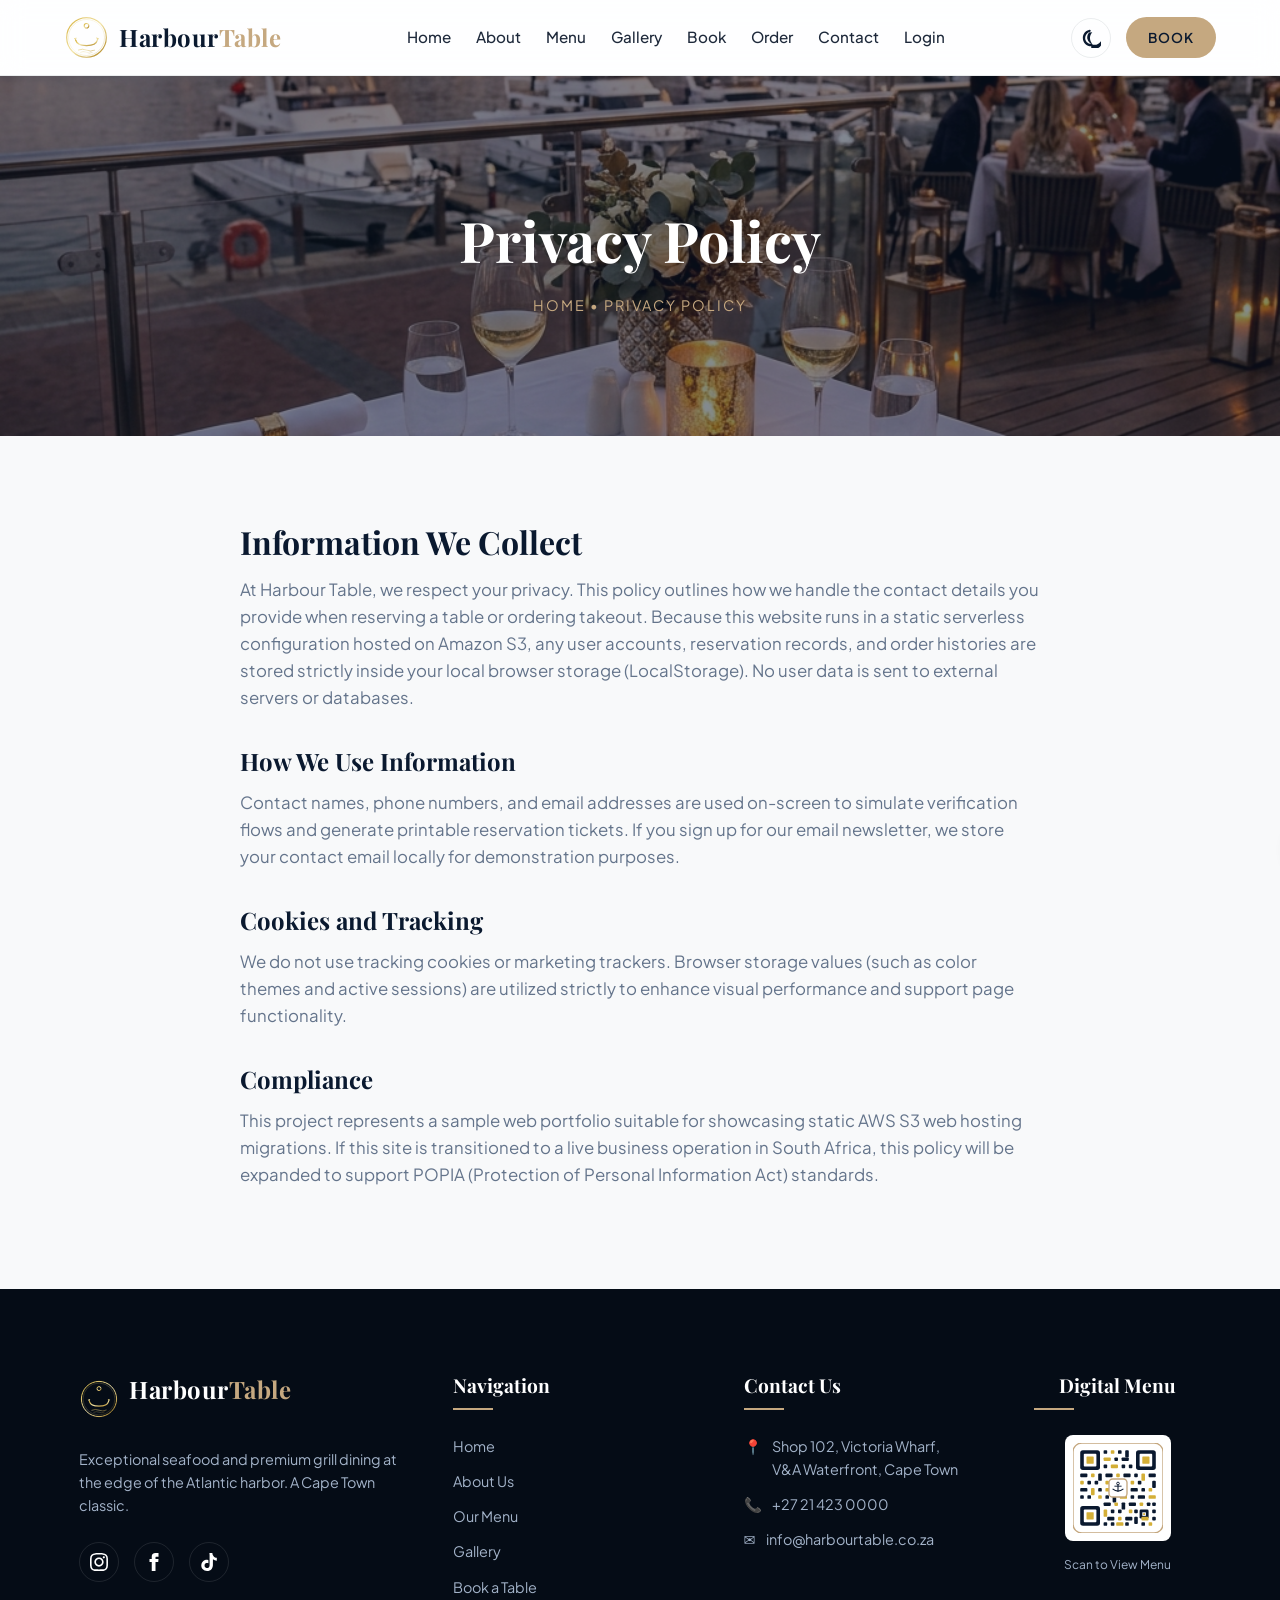
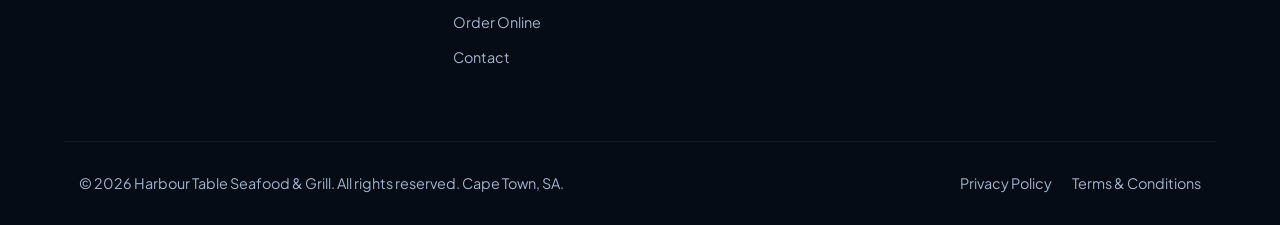
<file: Projects/Project 1 - Static Website/aws-harbour-table-main/privacy.html>
<!DOCTYPE html>
<html lang="en">
<head>
  <meta charset="UTF-8">
  <meta name="viewport" content="width=device-width, initial-scale=1.0">
  <meta name="description" content="Harbour Table privacy policy. Learn how we handle your booking and ordering details in compliance with data privacy regulations.">
  <link rel="icon" type="image/svg+xml" href="favicon.svg">
  <title>Privacy Policy | Harbour Table Seafood & Grill</title>
  <link rel="stylesheet" href="styles.css">
</head>
<body>

  <!-- STICKY HEADER -->
  <header>
    <div class="container nav-container">
      <a href="index.html" class="logo-wrapper">
        <img src="images/logo.svg" alt="Harbour Table Logo" class="logo-img">
        <span class="logo-text">Harbour<span>Table</span></span>
      </a>
      <nav class="nav-menu" id="nav-menu">
        <a href="index.html" class="nav-link">Home</a>
        <a href="about.html" class="nav-link">About</a>
        <a href="menu.html" class="nav-link">Menu</a>
        <a href="gallery.html" class="nav-link">Gallery</a>
        <a href="booking.html" class="nav-link">Book</a>
        <a href="order.html" class="nav-link">Order</a>
        <a href="contact.html" class="nav-link">Contact</a>
        <a href="login.html" class="nav-link" id="nav-login-item">Login</a>
        <a href="profile.html" class="nav-link" id="nav-profile-item" style="display: none;"><span id="nav-user-text">Profile</span></a>
      </nav>
      <div class="nav-controls">
        <button id="theme-toggle" class="theme-toggle-btn" aria-label="Toggle dark/light theme">
          <svg class="moon-icon" viewBox="0 0 24 24"><path d="M12.3 22h-.1c-5.5 0-10-4.5-10-10 0-4.8 3.5-8.9 8.2-9.8.5-.1 1 .2 1.2.7.2.5 0 1.1-.4 1.4-2.8 1.9-4.3 5.3-3.6 8.7.7 3.5 3.6 6.3 7.1 7 3.4.7 6.8-.8 8.7-3.6.3-.4.9-.6 1.4-.4.5.2.8.7.7 1.2-.9 4.7-5 8.2-9.8 8.2l-3.4-.2zm-1.8-17.6C7.3 5.6 5 8.6 5 12c0 3.9 3.1 7 7 7 .5 0 1 0 1.5-.1-1.9-2.1-2.9-4.9-2.7-7.7.2-2.3 1.1-4.5 2.7-6.2l-3 .4z"/></svg>
          <svg class="sun-icon" viewBox="0 0 24 24"><path d="M12 18c-3.3 0-6-2.7-6-6s2.7-6 6-6 6 2.7 6 6-2.7 6-6 6zm0-10c-2.2 0-4 1.8-4 4s1.8 4 4 4 4-1.8 4-4-1.8-4-4-4zm1-5V1c0-.6-.4-1-1-1s-1 .4-1 1v2c0 .6.4 1 1 1s1-.4 1-1zm0 18v2c0 .6-.4 1-1 1s-1-.4-1-1v-2c0-.6.4-1 1-1s1-.4 1-1zm10-9h-2c-.6 0-1 .4-1 1s.4 1 1 1h2c.6 0 1-.4 1-1s-.4-1-1-1zM5 12H3c-.6 0-1 .4-1 1s.4 1 1 1h2c.6 0 1-.4 1-1s-.4-1-1-1zm14.8-6.4l-1.4-1.4c-.4-.4-1-.4-1.4 0s-.4 1 0 1.4l1.4 1.4c.2.2.5.3.7.3.2 0 .5-.1.7-.3.4-.4.4-1 0-1.4zm-14 14l-1.4-1.4c-.4-.4-.4-1 0-1.4s1-.4 1.4 0l1.4 1.4c.4.4.4 1 0 1.4-.2.2-.5.3-.7.3-.2 0-.5-.1-.7-.3zm14 0l1.4-1.4c.4-.4.4-1 0-1.4s-1-.4-1.4 0l-1.4 1.4c-.4.4-.4 1 0 1.4.2.2.5.3.7.3.2 0 .5-.1.7-.3zm-14-14l1.4-1.4c.4-.4 1-.4 1.4 0s.4 1 0 1.4l-1.4 1.4c-.2.2-.5.3-.7.3-.2 0-.5-.1-.7-.3-.4-.4-.4-1 0-1.4z"/></svg>
        </button>
        <a href="booking.html" class="btn btn-primary" style="padding: 8px 20px; font-size: 0.85rem;">Book</a>
        <button class="hamburger" aria-label="Open mobile menu">
          <span></span><span></span><span></span>
        </button>
      </div>
    </div>
  </header>

  <!-- INNER PAGE HERO -->
  <section class="inner-hero">
    <div class="inner-hero-content">
      <h1 class="inner-hero-title">Privacy Policy</h1>
      <div class="inner-hero-breadcrumbs">
        <a href="index.html">Home</a> &bull; <span>Privacy Policy</span>
      </div>
    </div>
  </section>

  <!-- CONTENT -->
  <section class="section-padding container reveal" style="max-width: 800px;">
    <div class="story-text" style="color: var(--text-secondary);">
      <h2 class="section-title" style="text-align: left; font-size: 2rem;">Information We Collect</h2>
      <p style="margin-bottom: 20px;">At Harbour Table, we respect your privacy. This policy outlines how we handle the contact details you provide when reserving a table or ordering takeout. Because this website runs in a static serverless configuration hosted on Amazon S3, any user accounts, reservation records, and order histories are stored strictly inside your local browser storage (LocalStorage). No user data is sent to external servers or databases.</p>
      
      <h3 style="color: var(--color-navy); margin: 30px 0 10px; font-family: var(--font-heading); font-size: 1.5rem;">How We Use Information</h3>
      <p style="margin-bottom: 20px;">Contact names, phone numbers, and email addresses are used on-screen to simulate verification flows and generate printable reservation tickets. If you sign up for our email newsletter, we store your contact email locally for demonstration purposes.</p>

      <h3 style="color: var(--color-navy); margin: 30px 0 10px; font-family: var(--font-heading); font-size: 1.5rem;">Cookies and Tracking</h3>
      <p style="margin-bottom: 20px;">We do not use tracking cookies or marketing trackers. Browser storage values (such as color themes and active sessions) are utilized strictly to enhance visual performance and support page functionality.</p>

      <h3 style="color: var(--color-navy); margin: 30px 0 10px; font-family: var(--font-heading); font-size: 1.5rem;">Compliance</h3>
      <p style="margin-bottom: 20px;">This project represents a sample web portfolio suitable for showcasing static AWS S3 web hosting migrations. If this site is transitioned to a live business operation in South Africa, this policy will be expanded to support POPIA (Protection of Personal Information Act) standards.</p>
    </div>
  </section>

  <!-- FOOTER -->
  <footer>
    <div class="container footer-grid">
      <div class="footer-col-brand">
        <a href="index.html" class="logo-wrapper" style="margin-bottom: 20px; display: inline-flex;">
          <img src="images/logo.svg" alt="Harbour Table Logo" class="logo-img" style="width: 40px; height: 40px;">
          <span class="logo-text" style="color: #FFFFFF;">Harbour<span>Table</span></span>
        </a>
        <p class="footer-desc">Exceptional seafood and premium grill dining at the edge of the Atlantic harbor. A Cape Town classic.</p>
        <div class="footer-socials">
          <a href="#" class="social-link" aria-label="Instagram"><svg width="18" height="18" fill="currentColor" viewBox="0 0 24 24"><path d="M12 2.163c3.204 0 3.584.012 4.85.07 3.252.148 4.771 1.691 4.919 4.919.058 1.265.069 1.645.069 4.849 0 3.205-.012 3.584-.069 4.849-.149 3.225-1.664 4.771-4.919 4.919-1.266.058-1.644.07-4.85.07-3.204 0-3.584-.012-4.849-.07-3.26-.149-4.771-1.699-4.919-4.92-.058-1.265-.07-1.644-.07-4.849 0-3.204.013-3.583.07-4.849.149-3.227 1.664-4.771 4.919-4.919 1.266-.057 1.645-.069 4.849-.069zm0-2c-3.259 0-3.667.014-4.947.072-4.358.2-6.78 2.618-6.98 6.98-.059 1.281-.073 1.689-.073 4.948 0 3.259.014 3.668.072 4.948.2 4.358 2.618 6.78 6.98 6.98 1.281.058 1.689.072 4.948.072 3.259 0 3.668-.014 4.948-.072 4.354-.2 6.782-2.618 6.979-6.98.059-1.28.073-1.689.073-4.948 0-3.259-.014-3.667-.072-4.947-.196-4.354-2.617-6.78-6.979-6.98-1.281-.059-1.69-.073-4.949-.073zm0 5.838c-3.403 0-6.162 2.759-6.162 6.162s2.759 6.163 6.162 6.163 6.162-2.759 6.162-6.163c0-3.403-2.759-6.162-6.162-6.162zm0 10.162c-2.209 0-4-1.79-4-4 0-2.209 1.791-4 4-4s4 1.791 4 4c0 2.21-1.791 4-4 4zm6.406-11.845c-.796 0-1.441.645-1.441 1.44s.645 1.44 1.441 1.44c.795 0 1.439-.645 1.439-1.44s-.644-1.44-1.439-1.44z"/></svg></a>
          <a href="#" class="social-link" aria-label="Facebook"><svg width="18" height="18" fill="currentColor" viewBox="0 0 24 24"><path d="M9 8h-3v4h3v12h5v-12h3.642l.358-4h-4v-1.667c0-.955.192-1.333 1.115-1.333h2.885v-5h-3.808c-3.596 0-5.192 1.583-5.192 4.615v3.385z"/></svg></a>
          <a href="#" class="social-link" aria-label="TikTok"><svg width="18" height="18" fill="currentColor" viewBox="0 0 24 24"><path d="M12.525.02c1.31-.02 2.61-.01 3.91-.02.08 1.53.63 3.02 1.63 4.18 1.12 1.25 2.7 2.05 4.34 2.25v3.83c-1.85-.05-3.66-.67-5.13-1.82-.08 2.53-.02 5.06-.05 7.59-.06 1.83-.54 3.73-1.69 5.17-1.43 1.76-3.76 2.77-6.04 2.76-2.27.02-4.57-.89-6.04-2.61-1.63-1.92-2.19-4.71-1.42-7.13.71-2.29 2.54-4.22 4.88-4.9 1.44-.42 2.97-.29 4.31.39v4.06c-.84-.52-1.89-.66-2.82-.36-1.12.35-2.02 1.34-2.26 2.49-.33 1.5.42 3.12 1.78 3.81 1.2.61 2.76.4 3.74-.46.74-.65 1.12-1.62 1.1-2.59.04-4.47.01-8.94.02-13.41-.01-.35.03-.71-.02-1.06z"/></svg></a>
        </div>
      </div>
      <div>
        <h4 class="footer-col-title">Navigation</h4>
        <ul class="footer-links">
          <li><a href="index.html">Home</a></li>
          <li><a href="about.html">About Us</a></li>
          <li><a href="menu.html">Our Menu</a></li>
          <li><a href="gallery.html">Gallery</a></li>
          <li><a href="booking.html">Book a Table</a></li>
          <li><a href="order.html">Order Online</a></li>
          <li><a href="contact.html">Contact</a></li>
        </ul>
      </div>
      <div>
        <h4 class="footer-col-title">Contact Us</h4>
        <ul class="footer-contact">
          <li><span>📍</span><span>Shop 102, Victoria Wharf,<br>V&A Waterfront, Cape Town</span></li>
          <li><span>📞</span><span>+27 21 423 0000</span></li>
          <li><span>✉️</span><span>info@harbourtable.co.za</span></li>
        </ul>
      </div>
      <div class="footer-qr-container">
        <h4 class="footer-col-title">Digital Menu</h4>
        <a href="menu.html" class="footer-qr-wrapper">
          <img src="images/qrcode.svg" alt="Scan to View Digital Menu" class="footer-qr-img">
        </a>
        <span class="footer-qr-label">Scan to View Menu</span>
      </div>
    </div>
    <div class="container footer-bottom">
      <p>&copy; 2026 Harbour Table Seafood & Grill. All rights reserved. Cape Town, SA.</p>
      <div class="footer-legal-links">
        <a href="privacy.html">Privacy Policy</a>
        <a href="terms.html">Terms & Conditions</a>
      </div>
    </div>
  </footer>

  <button id="back-to-top" class="back-to-top" aria-label="Back to top">
    <svg width="20" height="20" fill="currentColor" viewBox="0 0 24 24"><path d="M12 4.438l-10 10 1.406 1.406 8.594-8.594 8.594 8.594 1.406-1.406-10-10z"/></svg>
  </button>
  <script src="script.js"></script>
</body>
</html>
</file>
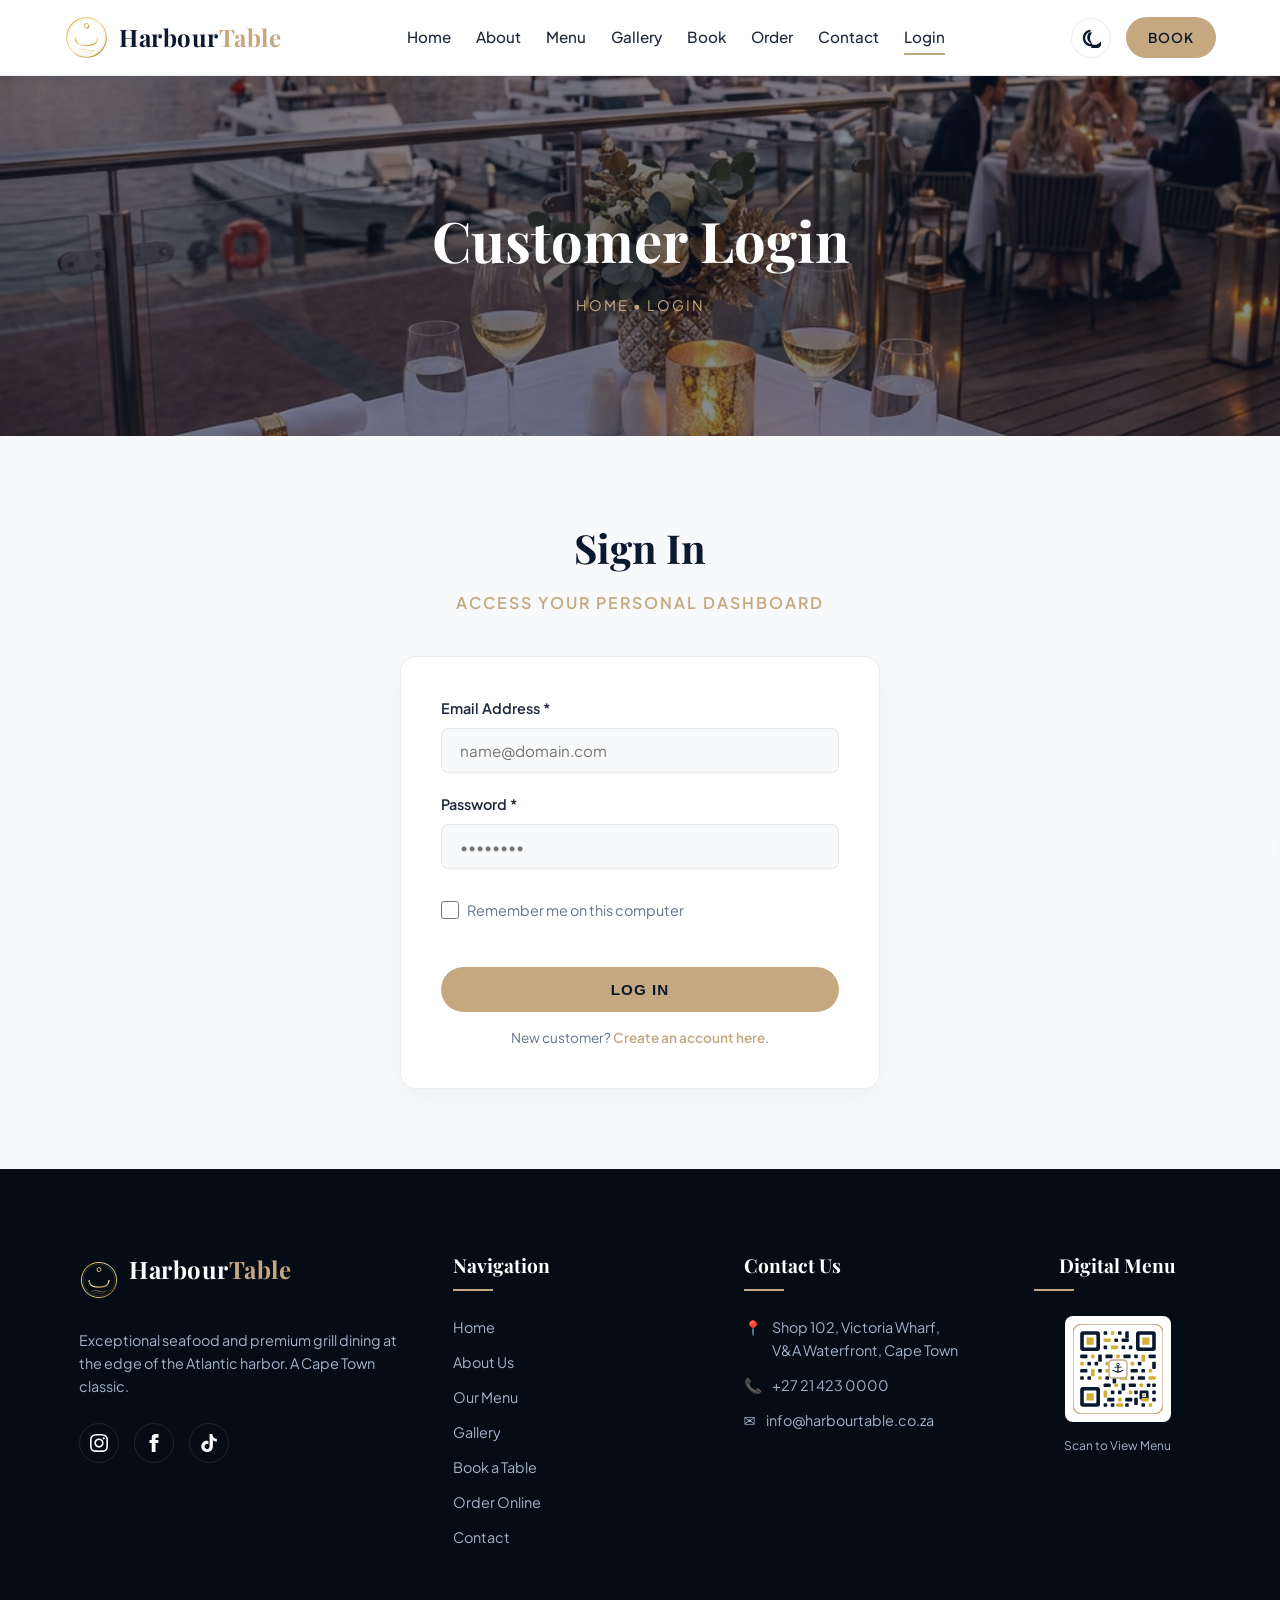
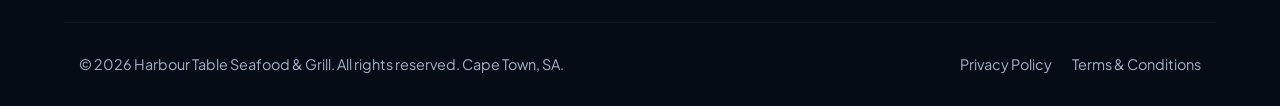
<file: Projects/Project 1 - Static Website/aws-harbour-table-main/profile.html>
<!DOCTYPE html>
<html lang="en">
<head>
  <meta charset="UTF-8">
  <meta name="viewport" content="width=device-width, initial-scale=1.0">
  <meta name="description" content="View your personal Harbour Table customer dashboard, edit your contact details, and browse your booking and ordering history.">
  <meta name="keywords" content="harbour table profile, customer dashboard waterfront restaurant">
  <link rel="canonical" href="https://yourwebsite.com/profile.html">

  <meta property="og:type" content="website">
  <meta property="og:url" content="https://yourwebsite.com/profile.html">
  <meta property="og:title" content="My Profile Dashboard - Harbour Table">
  <meta property="og:description" content="Manage your Harbour Table reservation history and contact preferences.">
  <meta property="og:image" content="images/interior.png">

  <link rel="icon" type="image/svg+xml" href="favicon.svg">
  <title>My Profile Dashboard | Harbour Table Seafood & Grill</title>
  <link rel="stylesheet" href="styles.css">
</head>
<body>

  <!-- STICKY HEADER -->
  <header>
    <div class="container nav-container">
      <a href="index.html" class="logo-wrapper">
        <img src="images/logo.svg" alt="Harbour Table Logo" class="logo-img">
        <span class="logo-text">Harbour<span>Table</span></span>
      </a>
      <nav class="nav-menu" id="nav-menu">
        <a href="index.html" class="nav-link">Home</a>
        <a href="about.html" class="nav-link">About</a>
        <a href="menu.html" class="nav-link">Menu</a>
        <a href="gallery.html" class="nav-link">Gallery</a>
        <a href="booking.html" class="nav-link">Book</a>
        <a href="order.html" class="nav-link">Order</a>
        <a href="contact.html" class="nav-link">Contact</a>
        <a href="login.html" class="nav-link" id="nav-login-item">Login</a>
        <a href="profile.html" class="nav-link active" id="nav-profile-item" style="display: none;"><span id="nav-user-text">Profile</span></a>
      </nav>
      <div class="nav-controls">
        <button id="theme-toggle" class="theme-toggle-btn" aria-label="Toggle dark/light theme">
          <svg class="moon-icon" viewBox="0 0 24 24"><path d="M12.3 22h-.1c-5.5 0-10-4.5-10-10 0-4.8 3.5-8.9 8.2-9.8.5-.1 1 .2 1.2.7.2.5 0 1.1-.4 1.4-2.8 1.9-4.3 5.3-3.6 8.7.7 3.5 3.6 6.3 7.1 7 3.4.7 6.8-.8 8.7-3.6.3-.4.9-.6 1.4-.4.5.2.8.7.7 1.2-.9 4.7-5 8.2-9.8 8.2l-3.4-.2zm-1.8-17.6C7.3 5.6 5 8.6 5 12c0 3.9 3.1 7 7 7 .5 0 1 0 1.5-.1-1.9-2.1-2.9-4.9-2.7-7.7.2-2.3 1.1-4.5 2.7-6.2l-3 .4z"/></svg>
          <svg class="sun-icon" viewBox="0 0 24 24"><path d="M12 18c-3.3 0-6-2.7-6-6s2.7-6 6-6 6 2.7 6 6-2.7 6-6 6zm0-10c-2.2 0-4 1.8-4 4s1.8 4 4 4 4-1.8 4-4-1.8-4-4-4zm1-5V1c0-.6-.4-1-1-1s-1 .4-1 1v2c0 .6.4 1 1 1s1-.4 1-1zm0 18v2c0 .6-.4 1-1 1s-1-.4-1-1v-2c0-.6.4-1 1-1s1-.4 1-1zm10-9h-2c-.6 0-1 .4-1 1s.4 1 1 1h2c.6 0 1-.4 1-1s-.4-1-1-1zM5 12H3c-.6 0-1 .4-1 1s.4 1 1 1h2c.6 0 1-.4 1-1s-.4-1-1-1zm14.8-6.4l-1.4-1.4c-.4-.4-1-.4-1.4 0s-.4 1 0 1.4l1.4 1.4c.2.2.5.3.7.3.2 0 .5-.1.7-.3.4-.4.4-1 0-1.4zm-14 14l-1.4-1.4c-.4-.4-.4-1 0-1.4s1-.4 1.4 0l1.4 1.4c.4.4.4 1 0 1.4-.2.2-.5.3-.7.3-.2 0-.5-.1-.7-.3zm14 0l1.4-1.4c.4-.4.4-1 0-1.4s-1-.4-1.4 0l-1.4 1.4c-.4.4-.4 1 0 1.4.2.2.5.3.7.3.2 0 .5-.1.7-.3zm-14-14l1.4-1.4c.4-.4 1-.4 1.4 0s.4 1 0 1.4l-1.4 1.4c-.2.2-.5.3-.7.3-.2 0-.5-.1-.7-.3-.4-.4-.4-1 0-1.4z"/></svg>
        </button>
        <a href="booking.html" class="btn btn-primary" style="padding: 8px 20px; font-size: 0.85rem;">Book</a>
        <button class="hamburger" aria-label="Open mobile menu">
          <span></span><span></span><span></span>
        </button>
      </div>
    </div>
  </header>

  <!-- INNER PAGE HERO -->
  <section class="inner-hero">
    <div class="inner-hero-content">
      <h1 class="inner-hero-title">My Dashboard</h1>
      <div class="inner-hero-breadcrumbs">
        <a href="index.html">Home</a> &bull; <span>Profile</span>
      </div>
    </div>
  </section>

  <!-- PROFILE DASHBOARD GRID -->
  <section class="section-padding container reveal">
    <div class="profile-grid">
      
      <!-- Sidebar -->
      <aside class="profile-sidebar">
        <div class="profile-avatar" id="profile-avatar-char">H</div>
        <h2 class="profile-name user-full-name">Customer Name</h2>
        <p class="profile-email" id="user-email-text">customer@domain.co.za</p>
        
        <div class="profile-actions">
          <button id="toggle-edit-btn" class="btn btn-outline" style="width: 100%;">Edit Profile</button>
          <button id="logout-btn" class="btn btn-primary" style="width: 100%; margin-top: 10px; background-color: #EF4444; color: #FFFFFF; border: none;">Log Out</button>
        </div>
      </aside>

      <!-- Main Dashboard Area -->
      <main class="profile-main">
        
        <!-- Profile view card -->
        <div class="profile-section-card" id="profile-view-card">
          <h3 class="profile-section-title">Personal Details</h3>
          <div class="history-list" style="gap: 10px;">
            <p><strong>Full Name:</strong> <span class="user-full-name">Load...</span></p>
            <p><strong>Email Address:</strong> <span id="user-email-display">Load...</span></p>
            <p><strong>Phone Number:</strong> <span id="user-phone-text">Load...</span></p>
          </div>
        </div>

        <!-- Edit Profile Form (Hidden by default) -->
        <div class="profile-section-card" id="profile-edit-card" style="display: none;">
          <h3 class="profile-section-title">Edit Details</h3>
          <form id="edit-profile-form">
            <div class="form-grid">
              <div class="form-group">
                <label for="edit-firstname" class="form-label">First Name *</label>
                <input type="text" id="edit-firstname" class="form-input" required>
              </div>
              <div class="form-group">
                <label for="edit-lastname" class="form-label">Last Name *</label>
                <input type="text" id="edit-lastname" class="form-input" required>
              </div>
              <div class="form-group form-col-full">
                <label for="edit-phone" class="form-label">Phone Number</label>
                <input type="tel" id="edit-phone" class="form-input">
              </div>
            </div>
            <div style="display: flex; gap: 10px; margin-top: 20px;">
              <button type="submit" class="btn btn-primary" style="padding: 10px 24px;">Save Changes</button>
              <button type="button" id="cancel-edit-btn" class="btn btn-outline" style="padding: 10px 24px;">Cancel</button>
            </div>
          </form>
        </div>

        <!-- Bookings History -->
        <div class="profile-section-card">
          <h3 class="profile-section-title">Table Reservations</h3>
          <div class="history-list" id="booking-history-list">
            <!-- Loaded dynamically via JS -->
            <p class="text-center" style="color: var(--text-secondary);">Loading table history...</p>
          </div>
        </div>

        <!-- Orders History -->
        <div class="profile-section-card">
          <h3 class="profile-section-title">Takeaway & Delivery History</h3>
          <div class="history-list" id="order-history-list">
            <!-- Loaded dynamically via JS -->
            <p class="text-center" style="color: var(--text-secondary);">Loading order history...</p>
          </div>
        </div>

      </main>
    </div>
  </section>

  <!-- FOOTER -->
  <footer>
    <div class="container footer-grid">
      <div class="footer-col-brand">
        <a href="index.html" class="logo-wrapper" style="margin-bottom: 20px; display: inline-flex;">
          <img src="images/logo.svg" alt="Harbour Table Logo" class="logo-img" style="width: 40px; height: 40px;">
          <span class="logo-text" style="color: #FFFFFF;">Harbour<span>Table</span></span>
        </a>
        <p class="footer-desc">Exceptional seafood and premium grill dining at the edge of the Atlantic harbor. A Cape Town classic.</p>
        <div class="footer-socials">
          <a href="#" class="social-link" aria-label="Instagram"><svg width="18" height="18" fill="currentColor" viewBox="0 0 24 24"><path d="M12 2.163c3.204 0 3.584.012 4.85.07 3.252.148 4.771 1.691 4.919 4.919.058 1.265.069 1.645.069 4.849 0 3.205-.012 3.584-.069 4.849-.149 3.225-1.664 4.771-4.919 4.919-1.266.058-1.644.07-4.85.07-3.204 0-3.584-.012-4.849-.07-3.26-.149-4.771-1.699-4.919-4.92-.058-1.265-.07-1.644-.07-4.849 0-3.204.013-3.583.07-4.849.149-3.227 1.664-4.771 4.919-4.919 1.266-.057 1.645-.069 4.849-.069zm0-2c-3.259 0-3.667.014-4.947.072-4.358.2-6.78 2.618-6.98 6.98-.059 1.281-.073 1.689-.073 4.948 0 3.259.014 3.668.072 4.948.2 4.358 2.618 6.78 6.98 6.98 1.281.058 1.689.072 4.948.072 3.259 0 3.668-.014 4.948-.072 4.354-.2 6.782-2.618 6.979-6.98.059-1.28.073-1.689.073-4.948 0-3.259-.014-3.667-.072-4.947-.196-4.354-2.617-6.78-6.979-6.98-1.281-.059-1.69-.073-4.949-.073zm0 5.838c-3.403 0-6.162 2.759-6.162 6.162s2.759 6.163 6.162 6.163 6.162-2.759 6.162-6.163c0-3.403-2.759-6.162-6.162-6.162zm0 10.162c-2.209 0-4-1.79-4-4 0-2.209 1.791-4 4-4s4 1.791 4 4c0 2.21-1.791 4-4 4zm6.406-11.845c-.796 0-1.441.645-1.441 1.44s.645 1.44 1.441 1.44c.795 0 1.439-.645 1.439-1.44s-.644-1.44-1.439-1.44z"/></svg></a>
          <a href="#" class="social-link" aria-label="Facebook"><svg width="18" height="18" fill="currentColor" viewBox="0 0 24 24"><path d="M9 8h-3v4h3v12h5v-12h3.642l.358-4h-4v-1.667c0-.955.192-1.333 1.115-1.333h2.885v-5h-3.808c-3.596 0-5.192 1.583-5.192 4.615v3.385z"/></svg></a>
          <a href="#" class="social-link" aria-label="TikTok"><svg width="18" height="18" fill="currentColor" viewBox="0 0 24 24"><path d="M12.525.02c1.31-.02 2.61-.01 3.91-.02.08 1.53.63 3.02 1.63 4.18 1.12 1.25 2.7 2.05 4.34 2.25v3.83c-1.85-.05-3.66-.67-5.13-1.82-.08 2.53-.02 5.06-.05 7.59-.06 1.83-.54 3.73-1.69 5.17-1.43 1.76-3.76 2.77-6.04 2.76-2.27.02-4.57-.89-6.04-2.61-1.63-1.92-2.19-4.71-1.42-7.13.71-2.29 2.54-4.22 4.88-4.9 1.44-.42 2.97-.29 4.31.39v4.06c-.84-.52-1.89-.66-2.82-.36-1.12.35-2.02 1.34-2.26 2.49-.33 1.5.42 3.12 1.78 3.81 1.2.61 2.76.4 3.74-.46.74-.65 1.12-1.62 1.1-2.59.04-4.47.01-8.94.02-13.41-.01-.35.03-.71-.02-1.06z"/></svg></a>
        </div>
      </div>
      <div>
        <h4 class="footer-col-title">Navigation</h4>
        <ul class="footer-links">
          <li><a href="index.html">Home</a></li>
          <li><a href="about.html">About Us</a></li>
          <li><a href="menu.html">Our Menu</a></li>
          <li><a href="gallery.html">Gallery</a></li>
          <li><a href="booking.html">Book a Table</a></li>
          <li><a href="order.html">Order Online</a></li>
          <li><a href="contact.html">Contact</a></li>
        </ul>
      </div>
      <div>
        <h4 class="footer-col-title">Contact Us</h4>
        <ul class="footer-contact">
          <li><span>📍</span><span>Shop 102, Victoria Wharf,<br>V&A Waterfront, Cape Town</span></li>
          <li><span>📞</span><span>+27 21 423 0000</span></li>
          <li><span>✉️</span><span>info@harbourtable.co.za</span></li>
        </ul>
      </div>
      <div class="footer-qr-container">
        <h4 class="footer-col-title">Digital Menu</h4>
        <a href="menu.html" class="footer-qr-wrapper">
          <img src="images/qrcode.svg" alt="Scan to View Digital Menu" class="footer-qr-img">
        </a>
        <span class="footer-qr-label">Scan to View Menu</span>
      </div>
    </div>
    <div class="container footer-bottom">
      <p>&copy; 2026 Harbour Table Seafood & Grill. All rights reserved. Cape Town, SA.</p>
      <div class="footer-legal-links">
        <a href="privacy.html">Privacy Policy</a>
        <a href="terms.html">Terms & Conditions</a>
      </div>
    </div>
  </footer>

  <button id="back-to-top" class="back-to-top" aria-label="Back to top">
    <svg width="20" height="20" fill="currentColor" viewBox="0 0 24 24"><path d="M12 4.438l-10 10 1.406 1.406 8.594-8.594 8.594 8.594 1.406-1.406-10-10z"/></svg>
  </button>
  <script src="script.js"></script>
  <script>
    // Set avatar dynamic character based on current name
    document.addEventListener('DOMContentLoaded', () => {
      const currentUser = JSON.parse(localStorage.getItem('currentUser'));
      if (currentUser) {
        document.getElementById('user-email-display').textContent = currentUser.email;
        const charAvatar = document.getElementById('profile-avatar-char');
        if (charAvatar && currentUser.firstName) {
          charAvatar.textContent = currentUser.firstName.charAt(0).toUpperCase();
        }
      }
    });
  </script>
</body>
</html>
</file>
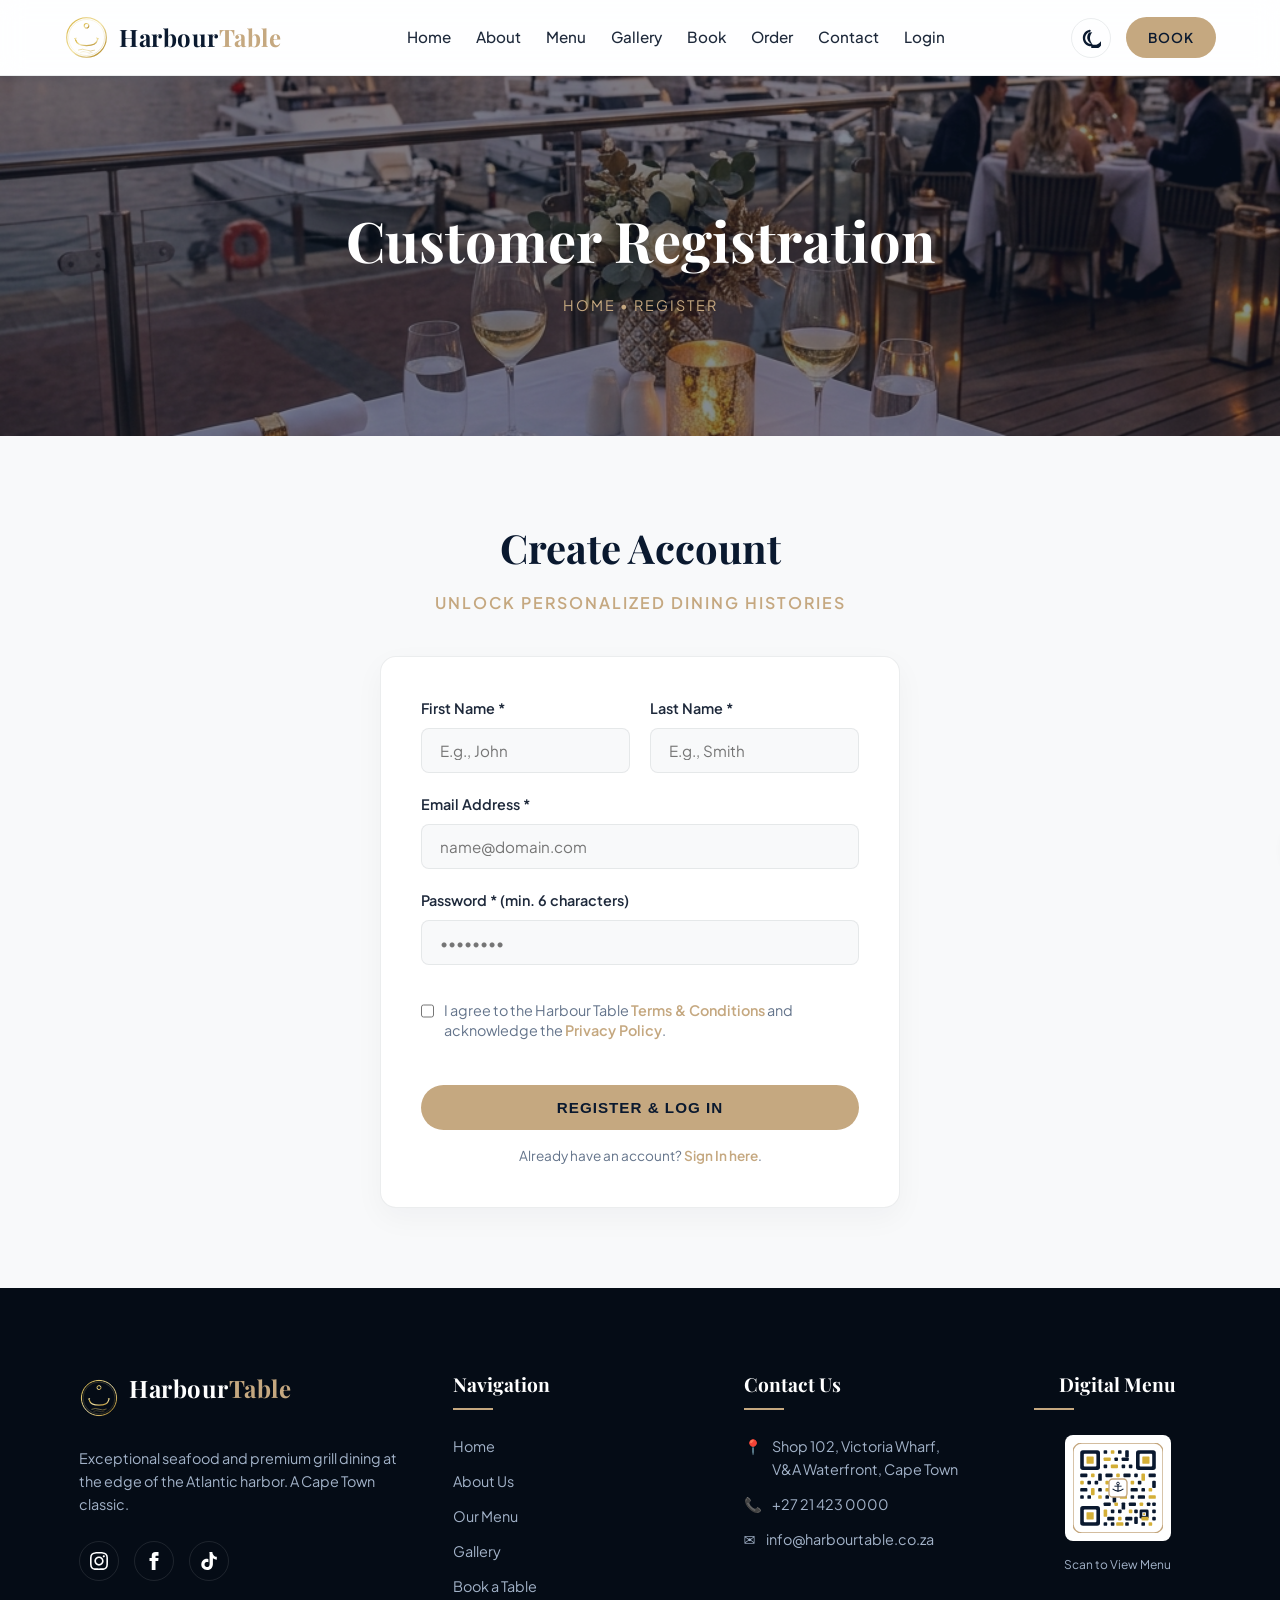
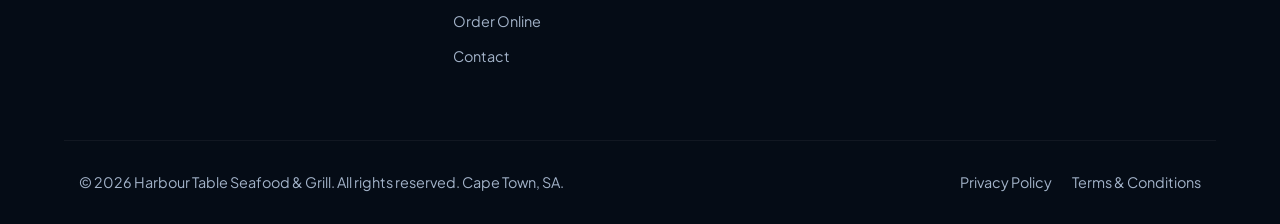
<file: Projects/Project 1 - Static Website/aws-harbour-table-main/register.html>
<!DOCTYPE html>
<html lang="en">
<head>
  <meta charset="UTF-8">
  <meta name="viewport" content="width=device-width, initial-scale=1.0">
  <meta name="description" content="Register a customer account with Harbour Table to track bookings, online order histories, and edit your profile.">
  <meta name="keywords" content="harbour table register, create account restaurant waterfront">
  <link rel="canonical" href="https://yourwebsite.com/register.html">

  <meta property="og:type" content="website">
  <meta property="og:url" content="https://yourwebsite.com/register.html">
  <meta property="og:title" content="Create an Account - Harbour Table">
  <meta property="og:description" content="Sign up for a Harbour Table account.">
  <meta property="og:image" content="images/interior.png">

  <link rel="icon" type="image/svg+xml" href="favicon.svg">
  <title>Customer Registration | Harbour Table Seafood & Grill</title>
  <link rel="stylesheet" href="styles.css">
  <style>
    .checkbox-group {
      display: flex;
      align-items: flex-start;
      gap: 10px;
      margin-top: 15px;
    }
    .checkbox-input {
      accent-color: var(--color-gold);
      width: 18px;
      height: 18px;
      margin-top: 2px;
      cursor: pointer;
    }
    .checkbox-label {
      font-size: 0.9rem;
      color: var(--text-secondary);
      line-height: 1.4;
      cursor: pointer;
    }
    .checkbox-label a {
      color: var(--color-gold);
      font-weight: 600;
    }
  </style>
</head>
<body>

  <!-- STICKY HEADER -->
  <header>
    <div class="container nav-container">
      <a href="index.html" class="logo-wrapper">
        <img src="images/logo.svg" alt="Harbour Table Logo" class="logo-img">
        <span class="logo-text">Harbour<span>Table</span></span>
      </a>
      <nav class="nav-menu" id="nav-menu">
        <a href="index.html" class="nav-link">Home</a>
        <a href="about.html" class="nav-link">About</a>
        <a href="menu.html" class="nav-link">Menu</a>
        <a href="gallery.html" class="nav-link">Gallery</a>
        <a href="booking.html" class="nav-link">Book</a>
        <a href="order.html" class="nav-link">Order</a>
        <a href="contact.html" class="nav-link">Contact</a>
        <a href="login.html" class="nav-link active" id="nav-login-item">Login</a>
        <a href="profile.html" class="nav-link" id="nav-profile-item" style="display: none;"><span id="nav-user-text">Profile</span></a>
      </nav>
      <div class="nav-controls">
        <button id="theme-toggle" class="theme-toggle-btn" aria-label="Toggle dark/light theme">
          <svg class="moon-icon" viewBox="0 0 24 24"><path d="M12.3 22h-.1c-5.5 0-10-4.5-10-10 0-4.8 3.5-8.9 8.2-9.8.5-.1 1 .2 1.2.7.2.5 0 1.1-.4 1.4-2.8 1.9-4.3 5.3-3.6 8.7.7 3.5 3.6 6.3 7.1 7 3.4.7 6.8-.8 8.7-3.6.3-.4.9-.6 1.4-.4.5.2.8.7.7 1.2-.9 4.7-5 8.2-9.8 8.2l-3.4-.2zm-1.8-17.6C7.3 5.6 5 8.6 5 12c0 3.9 3.1 7 7 7 .5 0 1 0 1.5-.1-1.9-2.1-2.9-4.9-2.7-7.7.2-2.3 1.1-4.5 2.7-6.2l-3 .4z"/></svg>
          <svg class="sun-icon" viewBox="0 0 24 24"><path d="M12 18c-3.3 0-6-2.7-6-6s2.7-6 6-6 6 2.7 6 6-2.7 6-6 6zm0-10c-2.2 0-4 1.8-4 4s1.8 4 4 4 4-1.8 4-4-1.8-4-4-4zm1-5V1c0-.6-.4-1-1-1s-1 .4-1 1v2c0 .6.4 1 1 1s1-.4 1-1zm0 18v2c0 .6-.4 1-1 1s-1-.4-1-1v-2c0-.6.4-1 1-1s1-.4 1-1zm10-9h-2c-.6 0-1 .4-1 1s.4 1 1 1h2c.6 0 1-.4 1-1s-.4-1-1-1zM5 12H3c-.6 0-1 .4-1 1s.4 1 1 1h2c.6 0 1-.4 1-1s-.4-1-1-1zm14.8-6.4l-1.4-1.4c-.4-.4-1-.4-1.4 0s-.4 1 0 1.4l1.4 1.4c.2.2.5.3.7.3.2 0 .5-.1.7-.3.4-.4.4-1 0-1.4zm-14 14l-1.4-1.4c-.4-.4-.4-1 0-1.4s1-.4 1.4 0l1.4 1.4c.4.4.4 1 0 1.4-.2.2-.5.3-.7.3-.2 0-.5-.1-.7-.3zm14 0l1.4-1.4c.4-.4.4-1 0-1.4s-1-.4-1.4 0l-1.4 1.4c-.4.4-.4 1 0 1.4.2.2.5.3.7.3.2 0 .5-.1.7-.3zm-14-14l1.4-1.4c.4-.4 1-.4 1.4 0s.4 1 0 1.4l-1.4 1.4c-.2.2-.5.3-.7.3-.2 0-.5-.1-.7-.3-.4-.4-.4-1 0-1.4z"/></svg>
        </button>
        <a href="booking.html" class="btn btn-primary" style="padding: 8px 20px; font-size: 0.85rem;">Book</a>
        <button class="hamburger" aria-label="Open mobile menu">
          <span></span><span></span><span></span>
        </button>
      </div>
    </div>
  </header>

  <!-- INNER PAGE HERO -->
  <section class="inner-hero">
    <div class="inner-hero-content">
      <h1 class="inner-hero-title">Customer Registration</h1>
      <div class="inner-hero-breadcrumbs">
        <a href="index.html">Home</a> &bull; <span>Register</span>
      </div>
    </div>
  </section>

  <!-- REGISTRATION FORM SECTION -->
  <section class="section-padding container reveal">
    <div class="text-center">
      <h2 class="section-title">Create Account</h2>
      <p class="section-subtitle">Unlock personalized dining histories</p>
    </div>

    <div class="form-card" style="max-width: 520px;">
      <form id="register-form" novalidate>
        <div class="form-grid">
          <!-- First Name -->
          <div class="form-group">
            <label for="reg-firstname" class="form-label">First Name *</label>
            <input type="text" id="reg-firstname" class="form-input" placeholder="E.g., John" required>
          </div>

          <!-- Last Name -->
          <div class="form-group">
            <label for="reg-lastname" class="form-label">Last Name *</label>
            <input type="text" id="reg-lastname" class="form-input" placeholder="E.g., Smith" required>
          </div>

          <!-- Email -->
          <div class="form-group form-col-full">
            <label for="reg-email" class="form-label">Email Address *</label>
            <input type="email" id="reg-email" class="form-input" placeholder="name@domain.com" required>
          </div>

          <!-- Password -->
          <div class="form-group form-col-full">
            <label for="reg-password" class="form-label">Password * (min. 6 characters)</label>
            <input type="password" id="reg-password" class="form-input" placeholder="••••••••" required>
          </div>

          <!-- Terms -->
          <div class="checkbox-group form-col-full">
            <input type="checkbox" id="reg-terms" class="checkbox-input" required>
            <label for="reg-terms" class="checkbox-label">
              I agree to the Harbour Table <a href="terms.html">Terms & Conditions</a> and acknowledge the <a href="privacy.html">Privacy Policy</a>.
            </label>
          </div>
        </div>

        <button type="submit" class="btn btn-primary form-submit-btn">Register & Log In</button>
      </form>

      <p class="form-info-text">
        Already have an account? <a href="login.html">Sign In here</a>.
      </p>
    </div>
  </section>

  <!-- FOOTER -->
  <footer>
    <div class="container footer-grid">
      <div class="footer-col-brand">
        <a href="index.html" class="logo-wrapper" style="margin-bottom: 20px; display: inline-flex;">
          <img src="images/logo.svg" alt="Harbour Table Logo" class="logo-img" style="width: 40px; height: 40px;">
          <span class="logo-text" style="color: #FFFFFF;">Harbour<span>Table</span></span>
        </a>
        <p class="footer-desc">Exceptional seafood and premium grill dining at the edge of the Atlantic harbor. A Cape Town classic.</p>
        <div class="footer-socials">
          <a href="#" class="social-link" aria-label="Instagram"><svg width="18" height="18" fill="currentColor" viewBox="0 0 24 24"><path d="M12 2.163c3.204 0 3.584.012 4.85.07 3.252.148 4.771 1.691 4.919 4.919.058 1.265.069 1.645.069 4.849 0 3.205-.012 3.584-.069 4.849-.149 3.225-1.664 4.771-4.919 4.919-1.266.058-1.644.07-4.85.07-3.204 0-3.584-.012-4.849-.07-3.26-.149-4.771-1.699-4.919-4.92-.058-1.265-.07-1.644-.07-4.849 0-3.204.013-3.583.07-4.849.149-3.227 1.664-4.771 4.919-4.919 1.266-.057 1.645-.069 4.849-.069zm0-2c-3.259 0-3.667.014-4.947.072-4.358.2-6.78 2.618-6.98 6.98-.059 1.281-.073 1.689-.073 4.948 0 3.259.014 3.668.072 4.948.2 4.358 2.618 6.78 6.98 6.98 1.281.058 1.689.072 4.948.072 3.259 0 3.668-.014 4.948-.072 4.354-.2 6.782-2.618 6.979-6.98.059-1.28.073-1.689.073-4.948 0-3.259-.014-3.667-.072-4.947-.196-4.354-2.617-6.78-6.979-6.98-1.281-.059-1.69-.073-4.949-.073zm0 5.838c-3.403 0-6.162 2.759-6.162 6.162s2.759 6.163 6.162 6.163 6.162-2.759 6.162-6.163c0-3.403-2.759-6.162-6.162-6.162zm0 10.162c-2.209 0-4-1.79-4-4 0-2.209 1.791-4 4-4s4 1.791 4 4c0 2.21-1.791 4-4 4zm6.406-11.845c-.796 0-1.441.645-1.441 1.44s.645 1.44 1.441 1.44c.795 0 1.439-.645 1.439-1.44s-.644-1.44-1.439-1.44z"/></svg></a>
          <a href="#" class="social-link" aria-label="Facebook"><svg width="18" height="18" fill="currentColor" viewBox="0 0 24 24"><path d="M9 8h-3v4h3v12h5v-12h3.642l.358-4h-4v-1.667c0-.955.192-1.333 1.115-1.333h2.885v-5h-3.808c-3.596 0-5.192 1.583-5.192 4.615v3.385z"/></svg></a>
          <a href="#" class="social-link" aria-label="TikTok"><svg width="18" height="18" fill="currentColor" viewBox="0 0 24 24"><path d="M12.525.02c1.31-.02 2.61-.01 3.91-.02.08 1.53.63 3.02 1.63 4.18 1.12 1.25 2.7 2.05 4.34 2.25v3.83c-1.85-.05-3.66-.67-5.13-1.82-.08 2.53-.02 5.06-.05 7.59-.06 1.83-.54 3.73-1.69 5.17-1.43 1.76-3.76 2.77-6.04 2.76-2.27.02-4.57-.89-6.04-2.61-1.63-1.92-2.19-4.71-1.42-7.13.71-2.29 2.54-4.22 4.88-4.9 1.44-.42 2.97-.29 4.31.39v4.06c-.84-.52-1.89-.66-2.82-.36-1.12.35-2.02 1.34-2.26 2.49-.33 1.5.42 3.12 1.78 3.81 1.2.61 2.76.4 3.74-.46.74-.65 1.12-1.62 1.1-2.59.04-4.47.01-8.94.02-13.41-.01-.35.03-.71-.02-1.06z"/></svg></a>
        </div>
      </div>
      <div>
        <h4 class="footer-col-title">Navigation</h4>
        <ul class="footer-links">
          <li><a href="index.html">Home</a></li>
          <li><a href="about.html">About Us</a></li>
          <li><a href="menu.html">Our Menu</a></li>
          <li><a href="gallery.html">Gallery</a></li>
          <li><a href="booking.html">Book a Table</a></li>
          <li><a href="order.html">Order Online</a></li>
          <li><a href="contact.html">Contact</a></li>
        </ul>
      </div>
      <div>
        <h4 class="footer-col-title">Contact Us</h4>
        <ul class="footer-contact">
          <li><span>📍</span><span>Shop 102, Victoria Wharf,<br>V&A Waterfront, Cape Town</span></li>
          <li><span>📞</span><span>+27 21 423 0000</span></li>
          <li><span>✉️</span><span>info@harbourtable.co.za</span></li>
        </ul>
      </div>
      <div class="footer-qr-container">
        <h4 class="footer-col-title">Digital Menu</h4>
        <a href="menu.html" class="footer-qr-wrapper">
          <img src="images/qrcode.svg" alt="Scan to View Digital Menu" class="footer-qr-img">
        </a>
        <span class="footer-qr-label">Scan to View Menu</span>
      </div>
    </div>
    <div class="container footer-bottom">
      <p>&copy; 2026 Harbour Table Seafood & Grill. All rights reserved. Cape Town, SA.</p>
      <div class="footer-legal-links">
        <a href="privacy.html">Privacy Policy</a>
        <a href="terms.html">Terms & Conditions</a>
      </div>
    </div>
  </footer>

  <button id="back-to-top" class="back-to-top" aria-label="Back to top">
    <svg width="20" height="20" fill="currentColor" viewBox="0 0 24 24"><path d="M12 4.438l-10 10 1.406 1.406 8.594-8.594 8.594 8.594 1.406-1.406-10-10z"/></svg>
  </button>
  <script src="script.js"></script>
</body>
</html>
</file>
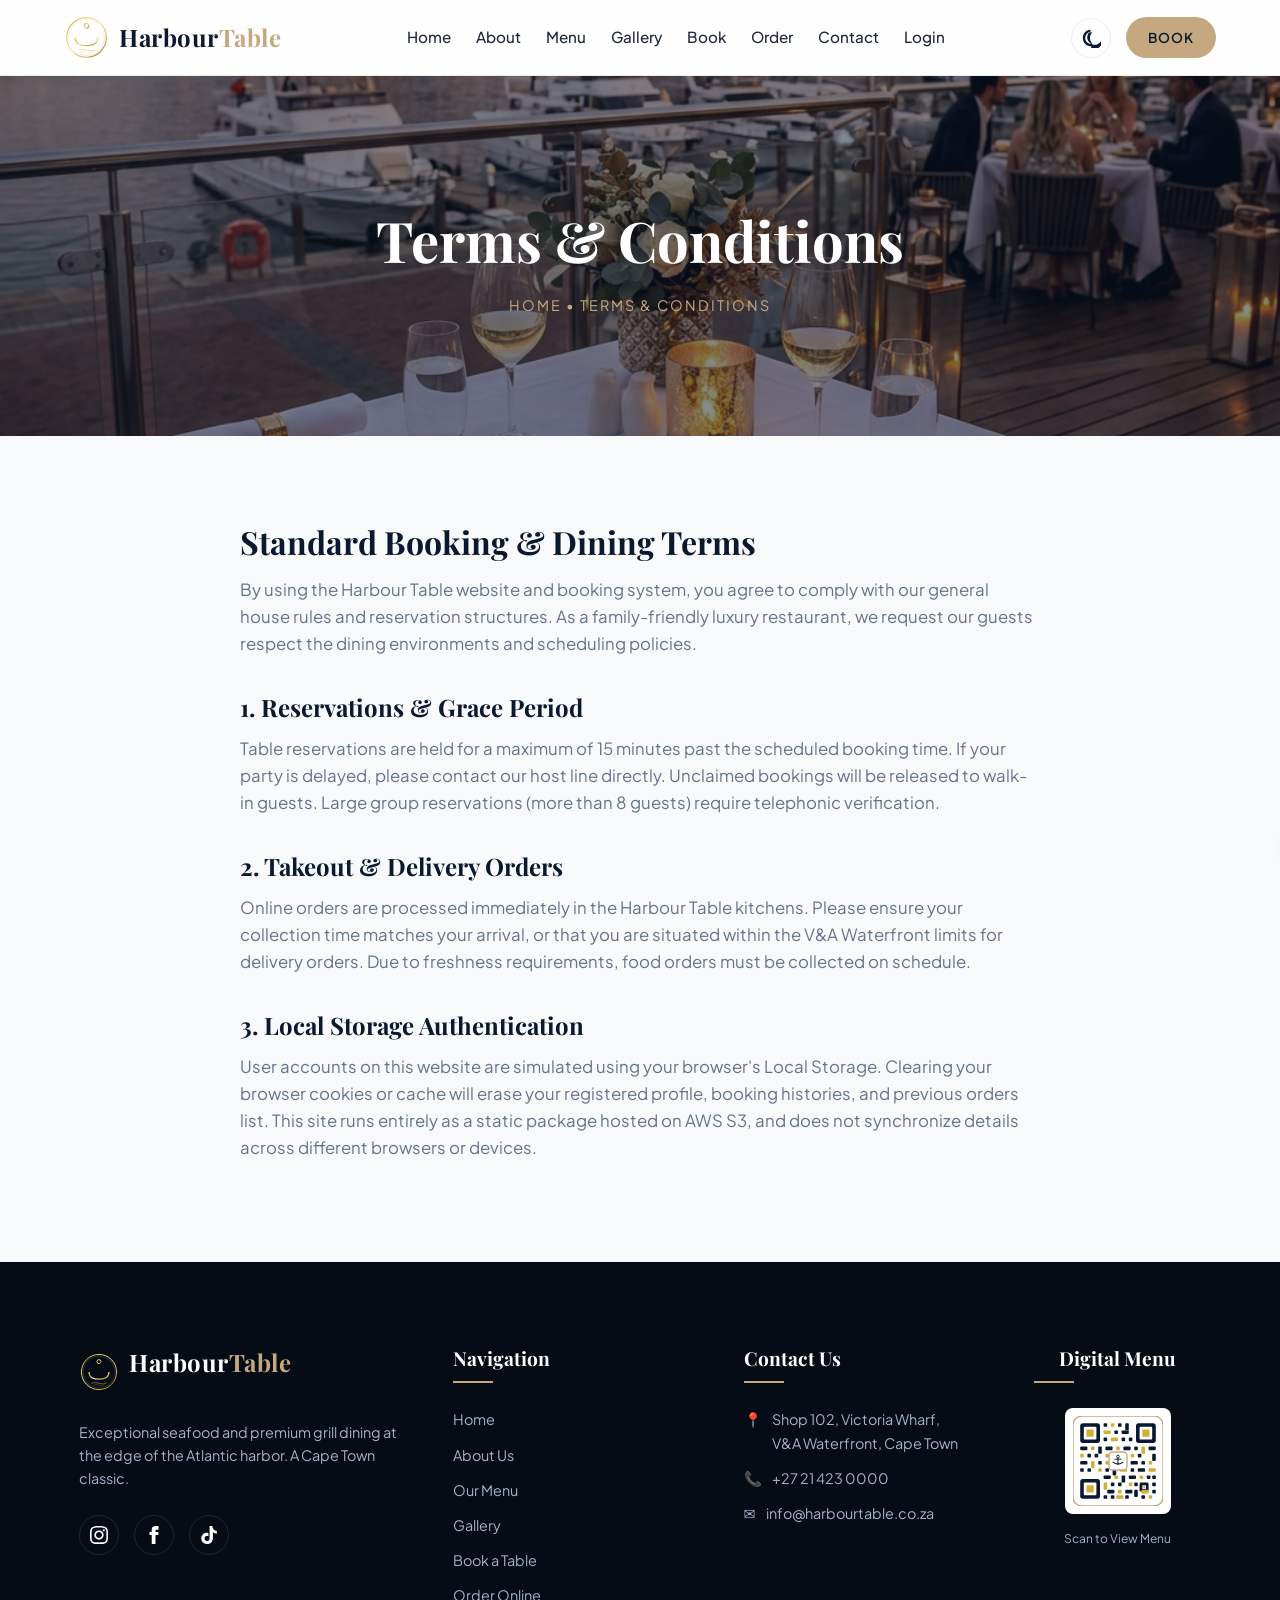
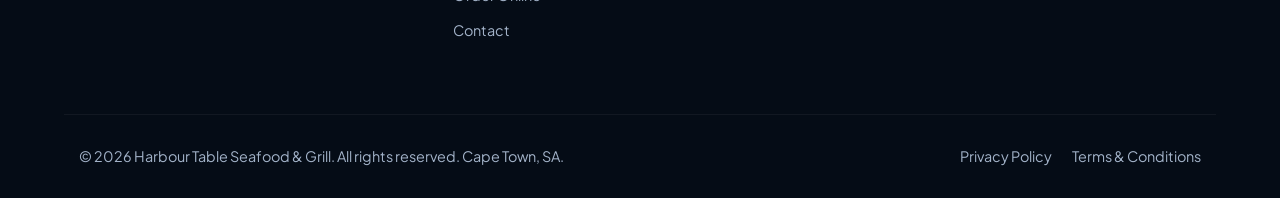
<file: Projects/Project 1 - Static Website/aws-harbour-table-main/terms.html>
<!DOCTYPE html>
<html lang="en">
<head>
  <meta charset="UTF-8">
  <meta name="viewport" content="width=device-width, initial-scale=1.0">
  <meta name="description" content="Harbour Table terms and conditions. Read about reservation guidelines, takeout orders and our dining policies at V&A Waterfront.">
  <link rel="icon" type="image/svg+xml" href="favicon.svg">
  <title>Terms & Conditions | Harbour Table Seafood & Grill</title>
  <link rel="stylesheet" href="styles.css">
</head>
<body>

  <!-- STICKY HEADER -->
  <header>
    <div class="container nav-container">
      <a href="index.html" class="logo-wrapper">
        <img src="images/logo.svg" alt="Harbour Table Logo" class="logo-img">
        <span class="logo-text">Harbour<span>Table</span></span>
      </a>
      <nav class="nav-menu" id="nav-menu">
        <a href="index.html" class="nav-link">Home</a>
        <a href="about.html" class="nav-link">About</a>
        <a href="menu.html" class="nav-link">Menu</a>
        <a href="gallery.html" class="nav-link">Gallery</a>
        <a href="booking.html" class="nav-link">Book</a>
        <a href="order.html" class="nav-link">Order</a>
        <a href="contact.html" class="nav-link">Contact</a>
        <a href="login.html" class="nav-link" id="nav-login-item">Login</a>
        <a href="profile.html" class="nav-link" id="nav-profile-item" style="display: none;"><span id="nav-user-text">Profile</span></a>
      </nav>
      <div class="nav-controls">
        <button id="theme-toggle" class="theme-toggle-btn" aria-label="Toggle dark/light theme">
          <svg class="moon-icon" viewBox="0 0 24 24"><path d="M12.3 22h-.1c-5.5 0-10-4.5-10-10 0-4.8 3.5-8.9 8.2-9.8.5-.1 1 .2 1.2.7.2.5 0 1.1-.4 1.4-2.8 1.9-4.3 5.3-3.6 8.7.7 3.5 3.6 6.3 7.1 7 3.4.7 6.8-.8 8.7-3.6.3-.4.9-.6 1.4-.4.5.2.8.7.7 1.2-.9 4.7-5 8.2-9.8 8.2l-3.4-.2zm-1.8-17.6C7.3 5.6 5 8.6 5 12c0 3.9 3.1 7 7 7 .5 0 1 0 1.5-.1-1.9-2.1-2.9-4.9-2.7-7.7.2-2.3 1.1-4.5 2.7-6.2l-3 .4z"/></svg>
          <svg class="sun-icon" viewBox="0 0 24 24"><path d="M12 18c-3.3 0-6-2.7-6-6s2.7-6 6-6 6 2.7 6 6-2.7 6-6 6zm0-10c-2.2 0-4 1.8-4 4s1.8 4 4 4 4-1.8 4-4-1.8-4-4-4zm1-5V1c0-.6-.4-1-1-1s-1 .4-1 1v2c0 .6.4 1 1 1s1-.4 1-1zm0 18v2c0 .6-.4 1-1 1s-1-.4-1-1v-2c0-.6.4-1 1-1s1-.4 1-1zm10-9h-2c-.6 0-1 .4-1 1s.4 1 1 1h2c.6 0 1-.4 1-1s-.4-1-1-1zM5 12H3c-.6 0-1 .4-1 1s.4 1 1 1h2c.6 0 1-.4 1-1s-.4-1-1-1zm14.8-6.4l-1.4-1.4c-.4-.4-1-.4-1.4 0s-.4 1 0 1.4l1.4 1.4c.2.2.5.3.7.3.2 0 .5-.1.7-.3.4-.4.4-1 0-1.4zm-14 14l-1.4-1.4c-.4-.4-.4-1 0-1.4s1-.4 1.4 0l1.4 1.4c.4.4.4 1 0 1.4-.2.2-.5.3-.7.3-.2 0-.5-.1-.7-.3zm14 0l1.4-1.4c.4-.4.4-1 0-1.4s-1-.4-1.4 0l-1.4 1.4c-.4.4-.4 1 0 1.4.2.2.5.3.7.3.2 0 .5-.1.7-.3zm-14-14l1.4-1.4c.4-.4 1-.4 1.4 0s.4 1 0 1.4l-1.4 1.4c-.2.2-.5.3-.7.3-.2 0-.5-.1-.7-.3-.4-.4-.4-1 0-1.4z"/></svg>
        </button>
        <a href="booking.html" class="btn btn-primary" style="padding: 8px 20px; font-size: 0.85rem;">Book</a>
        <button class="hamburger" aria-label="Open mobile menu">
          <span></span><span></span><span></span>
        </button>
      </div>
    </div>
  </header>

  <!-- INNER PAGE HERO -->
  <section class="inner-hero">
    <div class="inner-hero-content">
      <h1 class="inner-hero-title">Terms & Conditions</h1>
      <div class="inner-hero-breadcrumbs">
        <a href="index.html">Home</a> &bull; <span>Terms & Conditions</span>
      </div>
    </div>
  </section>

  <!-- CONTENT -->
  <section class="section-padding container reveal" style="max-width: 800px;">
    <div class="story-text" style="color: var(--text-secondary);">
      <h2 class="section-title" style="text-align: left; font-size: 2rem;">Standard Booking & Dining Terms</h2>
      <p style="margin-bottom: 20px;">By using the Harbour Table website and booking system, you agree to comply with our general house rules and reservation structures. As a family-friendly luxury restaurant, we request our guests respect the dining environments and scheduling policies.</p>
      
      <h3 style="color: var(--color-navy); margin: 30px 0 10px; font-family: var(--font-heading); font-size: 1.5rem;">1. Reservations & Grace Period</h3>
      <p style="margin-bottom: 20px;">Table reservations are held for a maximum of 15 minutes past the scheduled booking time. If your party is delayed, please contact our host line directly. Unclaimed bookings will be released to walk-in guests. Large group reservations (more than 8 guests) require telephonic verification.</p>

      <h3 style="color: var(--color-navy); margin: 30px 0 10px; font-family: var(--font-heading); font-size: 1.5rem;">2. Takeout & Delivery Orders</h3>
      <p style="margin-bottom: 20px;">Online orders are processed immediately in the Harbour Table kitchens. Please ensure your collection time matches your arrival, or that you are situated within the V&A Waterfront limits for delivery orders. Due to freshness requirements, food orders must be collected on schedule.</p>

      <h3 style="color: var(--color-navy); margin: 30px 0 10px; font-family: var(--font-heading); font-size: 1.5rem;">3. Local Storage Authentication</h3>
      <p style="margin-bottom: 20px;">User accounts on this website are simulated using your browser's Local Storage. Clearing your browser cookies or cache will erase your registered profile, booking histories, and previous orders list. This site runs entirely as a static package hosted on AWS S3, and does not synchronize details across different browsers or devices.</p>
    </div>
  </section>

  <!-- FOOTER -->
  <footer>
    <div class="container footer-grid">
      <div class="footer-col-brand">
        <a href="index.html" class="logo-wrapper" style="margin-bottom: 20px; display: inline-flex;">
          <img src="images/logo.svg" alt="Harbour Table Logo" class="logo-img" style="width: 40px; height: 40px;">
          <span class="logo-text" style="color: #FFFFFF;">Harbour<span>Table</span></span>
        </a>
        <p class="footer-desc">Exceptional seafood and premium grill dining at the edge of the Atlantic harbor. A Cape Town classic.</p>
        <div class="footer-socials">
          <a href="#" class="social-link" aria-label="Instagram"><svg width="18" height="18" fill="currentColor" viewBox="0 0 24 24"><path d="M12 2.163c3.204 0 3.584.012 4.85.07 3.252.148 4.771 1.691 4.919 4.919.058 1.265.069 1.645.069 4.849 0 3.205-.012 3.584-.069 4.849-.149 3.225-1.664 4.771-4.919 4.919-1.266.058-1.644.07-4.85.07-3.204 0-3.584-.012-4.849-.07-3.26-.149-4.771-1.699-4.919-4.92-.058-1.265-.07-1.644-.07-4.849 0-3.204.013-3.583.07-4.849.149-3.227 1.664-4.771 4.919-4.919 1.266-.057 1.645-.069 4.849-.069zm0-2c-3.259 0-3.667.014-4.947.072-4.358.2-6.78 2.618-6.98 6.98-.059 1.281-.073 1.689-.073 4.948 0 3.259.014 3.668.072 4.948.2 4.358 2.618 6.78 6.98 6.98 1.281.058 1.689.072 4.948.072 3.259 0 3.668-.014 4.948-.072 4.354-.2 6.782-2.618 6.979-6.98.059-1.28.073-1.689.073-4.948 0-3.259-.014-3.667-.072-4.947-.196-4.354-2.617-6.78-6.979-6.98-1.281-.059-1.69-.073-4.949-.073zm0 5.838c-3.403 0-6.162 2.759-6.162 6.162s2.759 6.163 6.162 6.163 6.162-2.759 6.162-6.163c0-3.403-2.759-6.162-6.162-6.162zm0 10.162c-2.209 0-4-1.79-4-4 0-2.209 1.791-4 4-4s4 1.791 4 4c0 2.21-1.791 4-4 4zm6.406-11.845c-.796 0-1.441.645-1.441 1.44s.645 1.44 1.441 1.44c.795 0 1.439-.645 1.439-1.44s-.644-1.44-1.439-1.44z"/></svg></a>
          <a href="#" class="social-link" aria-label="Facebook"><svg width="18" height="18" fill="currentColor" viewBox="0 0 24 24"><path d="M9 8h-3v4h3v12h5v-12h3.642l.358-4h-4v-1.667c0-.955.192-1.333 1.115-1.333h2.885v-5h-3.808c-3.596 0-5.192 1.583-5.192 4.615v3.385z"/></svg></a>
          <a href="#" class="social-link" aria-label="TikTok"><svg width="18" height="18" fill="currentColor" viewBox="0 0 24 24"><path d="M12.525.02c1.31-.02 2.61-.01 3.91-.02.08 1.53.63 3.02 1.63 4.18 1.12 1.25 2.7 2.05 4.34 2.25v3.83c-1.85-.05-3.66-.67-5.13-1.82-.08 2.53-.02 5.06-.05 7.59-.06 1.83-.54 3.73-1.69 5.17-1.43 1.76-3.76 2.77-6.04 2.76-2.27.02-4.57-.89-6.04-2.61-1.63-1.92-2.19-4.71-1.42-7.13.71-2.29 2.54-4.22 4.88-4.9 1.44-.42 2.97-.29 4.31.39v4.06c-.84-.52-1.89-.66-2.82-.36-1.12.35-2.02 1.34-2.26 2.49-.33 1.5.42 3.12 1.78 3.81 1.2.61 2.76.4 3.74-.46.74-.65 1.12-1.62 1.1-2.59.04-4.47.01-8.94.02-13.41-.01-.35.03-.71-.02-1.06z"/></svg></a>
        </div>
      </div>
      <div>
        <h4 class="footer-col-title">Navigation</h4>
        <ul class="footer-links">
          <li><a href="index.html">Home</a></li>
          <li><a href="about.html">About Us</a></li>
          <li><a href="menu.html">Our Menu</a></li>
          <li><a href="gallery.html">Gallery</a></li>
          <li><a href="booking.html">Book a Table</a></li>
          <li><a href="order.html">Order Online</a></li>
          <li><a href="contact.html">Contact</a></li>
        </ul>
      </div>
      <div>
        <h4 class="footer-col-title">Contact Us</h4>
        <ul class="footer-contact">
          <li><span>📍</span><span>Shop 102, Victoria Wharf,<br>V&A Waterfront, Cape Town</span></li>
          <li><span>📞</span><span>+27 21 423 0000</span></li>
          <li><span>✉️</span><span>info@harbourtable.co.za</span></li>
        </ul>
      </div>
      <div class="footer-qr-container">
        <h4 class="footer-col-title">Digital Menu</h4>
        <a href="menu.html" class="footer-qr-wrapper">
          <img src="images/qrcode.svg" alt="Scan to View Digital Menu" class="footer-qr-img">
        </a>
        <span class="footer-qr-label">Scan to View Menu</span>
      </div>
    </div>
    <div class="container footer-bottom">
      <p>&copy; 2026 Harbour Table Seafood & Grill. All rights reserved. Cape Town, SA.</p>
      <div class="footer-legal-links">
        <a href="privacy.html">Privacy Policy</a>
        <a href="terms.html">Terms & Conditions</a>
      </div>
    </div>
  </footer>

  <button id="back-to-top" class="back-to-top" aria-label="Back to top">
    <svg width="20" height="20" fill="currentColor" viewBox="0 0 24 24"><path d="M12 4.438l-10 10 1.406 1.406 8.594-8.594 8.594 8.594 1.406-1.406-10-10z"/></svg>
  </button>
  <script src="script.js"></script>
</body>
</html>
</file>
<file: Projects/Project 1 - Static Website/aws-harbour-table-main/styles.css>
/* 
  AWS Harbour Table - Master Stylesheet
  Theme: Modern Luxury Seafood & Grill
  Colors: Navy, White, Gold, Light Grey
*/

@import url('https://fonts.googleapis.com/css2?family=Playfair+Display:ital,wght@0,400..900;1,400..900&family=Plus+Jakarta+Sans:ital,wght@0,200..800;1,200..800&display=swap');

/* --- CUSTOM VARIABLES --- */
:root {
  --bg-primary: #F8F9FA;
  --bg-secondary: #FFFFFF;
  --bg-tertiary: #EAECEE;
  --text-primary: #1E293B;
  --text-secondary: #64748B;
  --color-navy: #0A192F;
  --color-navy-rgb: 10, 25, 47;
  --color-gold: #C5A880;
  --color-gold-hover: #AA7C11;
  --color-gold-rgb: 197, 168, 128;
  --card-shadow: 0 10px 30px rgba(10, 25, 47, 0.04);
  --border-color: rgba(10, 25, 47, 0.08);
  --nav-bg: rgba(255, 255, 255, 0.85);
  --glass-bg: rgba(255, 255, 255, 0.7);
  --glass-border: rgba(255, 255, 255, 0.3);
  --transition-speed: 0.4s;
  --font-heading: 'Playfair Display', Georgia, serif;
  --font-body: 'Plus Jakarta Sans', system-ui, -apple-system, sans-serif;
  --hero-overlay: rgba(10, 25, 47, 0.5);
}

body.dark-theme {
  --bg-primary: #060F1E;
  --bg-secondary: #0A192F;
  --bg-tertiary: #132238;
  --text-primary: #F8F9FA;
  --text-secondary: #94A3B8;
  --color-navy: #FFFFFF;
  --color-navy-rgb: 255, 255, 255;
  --color-gold: #E5C595;
  --color-gold-hover: #F3E5AB;
  --color-gold-rgb: 229, 197, 149;
  --card-shadow: 0 10px 30px rgba(0, 0, 0, 0.4);
  --border-color: rgba(255, 255, 255, 0.08);
  --nav-bg: rgba(10, 25, 47, 0.85);
  --glass-bg: rgba(10, 25, 47, 0.6);
  --glass-border: rgba(255, 255, 255, 0.08);
  --hero-overlay: rgba(6, 15, 30, 0.65);
}

/* --- RESET & GENERAL --- */
* {
  margin: 0;
  padding: 0;
  box-sizing: border-box;
}

html {
  scroll-behavior: smooth;
  font-size: 16px;
}

body {
  background-color: var(--bg-primary);
  color: var(--text-primary);
  font-family: var(--font-body);
  line-height: 1.6;
  transition: background-color var(--transition-speed) ease, color var(--transition-speed) ease;
  overflow-x: hidden;
}

a {
  text-decoration: none;
  color: inherit;
  transition: color var(--transition-speed) ease;
}

ul {
  list-style: none;
}

img {
  max-width: 100%;
  height: auto;
  display: block;
}

/* --- LAYOUT UTILITIES --- */
.container {
  width: 90%;
  max-width: 1200px;
  margin: 0 auto;
  padding: 0 15px;
}

.section-padding {
  padding: 80px 0;
}

.text-center {
  text-align: center;
}

.section-title {
  font-family: var(--font-heading);
  font-size: 2.5rem;
  font-weight: 700;
  color: var(--color-navy);
  margin-bottom: 10px;
}

.section-subtitle {
  color: var(--color-gold);
  font-size: 1rem;
  text-transform: uppercase;
  letter-spacing: 2px;
  margin-bottom: 40px;
  font-weight: 600;
}

/* --- BUTTONS --- */
.btn {
  display: inline-block;
  padding: 12px 28px;
  border-radius: 50px;
  font-size: 0.95rem;
  font-weight: 600;
  text-transform: uppercase;
  letter-spacing: 1px;
  cursor: pointer;
  transition: all var(--transition-speed) cubic-bezier(0.25, 0.46, 0.45, 0.94);
  border: 2px solid transparent;
}

.btn-primary {
  background-color: var(--color-gold);
  color: #0A192F;
}

.btn-primary:hover {
  background-color: var(--color-gold-hover);
  transform: translateY(-2px);
  box-shadow: 0 5px 15px rgba(197, 168, 128, 0.4);
}

.btn-outline {
  border-color: var(--color-gold);
  color: var(--color-navy);
  background-color: transparent;
}

.btn-outline:hover {
  background-color: var(--color-gold);
  color: #0A192F;
  transform: translateY(-2px);
}

.btn-white {
  background-color: #FFFFFF;
  color: #0A192F;
}

.btn-white:hover {
  background-color: var(--color-gold);
  color: #0A192F;
  transform: translateY(-2px);
}

/* --- STICKY NAVIGATION --- */
header {
  position: sticky;
  top: 0;
  z-index: 1000;
  background-color: var(--nav-bg);
  backdrop-filter: blur(12px);
  -webkit-backdrop-filter: blur(12px);
  border-bottom: 1px solid var(--border-color);
  transition: background-color var(--transition-speed) ease;
}

.nav-container {
  display: flex;
  justify-content: space-between;
  align-items: center;
  padding: 15px 0;
}

.logo-wrapper {
  display: flex;
  align-items: center;
  gap: 10px;
}

.logo-img {
  width: 45px;
  height: 45px;
}

.logo-text {
  font-family: var(--font-heading);
  font-size: 1.5rem;
  font-weight: 700;
  color: var(--color-navy);
  letter-spacing: 0.5px;
}

.logo-text span {
  color: var(--color-gold);
}

.nav-menu {
  display: flex;
  align-items: center;
  gap: 25px;
}

.nav-link {
  font-size: 0.95rem;
  font-weight: 500;
  color: var(--text-primary);
  position: relative;
  padding: 5px 0;
}

.nav-link::after {
  content: '';
  position: absolute;
  bottom: 0;
  left: 0;
  width: 0;
  height: 2px;
  background-color: var(--color-gold);
  transition: width var(--transition-speed) ease;
}

.nav-link:hover::after,
.nav-link.active::after {
  width: 100%;
}

.nav-link:hover {
  color: var(--color-gold);
}

.nav-controls {
  display: flex;
  align-items: center;
  gap: 15px;
}

/* Dark Mode Button */
.theme-toggle-btn {
  background: none;
  border: none;
  cursor: pointer;
  width: 40px;
  height: 40px;
  border-radius: 50%;
  display: flex;
  align-items: center;
  justify-content: center;
  color: var(--color-navy);
  border: 1px solid var(--border-color);
  transition: all var(--transition-speed) ease;
}

.theme-toggle-btn:hover {
  background-color: var(--bg-tertiary);
  color: var(--color-gold);
}

.theme-toggle-btn svg {
  width: 20px;
  height: 20px;
  fill: currentColor;
}

.theme-toggle-btn .sun-icon {
  display: none;
}

body.dark-theme .theme-toggle-btn .moon-icon {
  display: none;
}

body.dark-theme .theme-toggle-btn .sun-icon {
  display: block;
}

/* Hamburger mobile menu button */
.hamburger {
  display: none;
  cursor: pointer;
  background: none;
  border: none;
  padding: 5px;
  z-index: 1010;
}

.hamburger span {
  display: block;
  width: 25px;
  height: 3px;
  background-color: var(--color-navy);
  margin: 5px 0;
  transition: all var(--transition-speed) ease;
}

/* --- HERO BANNER --- */
.hero {
  position: relative;
  height: 80vh;
  min-height: 550px;
  background: var(--hero-overlay) url('images/hero_bg.png') no-repeat center center/cover;
  background-attachment: scroll;
  display: flex;
  align-items: center;
  justify-content: center;
  text-align: center;
  color: #FFFFFF;
}

@media (min-width: 1024px) {
  .hero {
    background-attachment: fixed; /* Parallax effect */
  }
}

.hero::before {
  content: '';
  position: absolute;
  top: 0;
  left: 0;
  width: 100%;
  height: 100%;
  background: var(--hero-overlay);
  z-index: 1;
}

.hero-content {
  position: relative;
  z-index: 2;
  max-width: 800px;
  padding: 0 20px;
}

.hero-slogan {
  font-size: 1.2rem;
  text-transform: uppercase;
  letter-spacing: 4px;
  color: var(--color-gold);
  margin-bottom: 20px;
  font-weight: 600;
  animation: fadeInDown 1s ease;
}

.hero-title {
  font-family: var(--font-heading);
  font-size: 4rem;
  font-weight: 700;
  line-height: 1.2;
  margin-bottom: 25px;
  animation: fadeInUp 1s ease 0.2s;
  animation-fill-mode: both;
}

.hero-buttons {
  display: flex;
  gap: 15px;
  justify-content: center;
  flex-wrap: wrap;
  animation: fadeInUp 1s ease 0.4s;
  animation-fill-mode: both;
}

/* --- WHY CHOOSE US & AWS HOSTING SECTIONS --- */
.why-choose-grid,
.aws-hosting-grid {
  display: grid;
  grid-template-columns: repeat(auto-fit, minmax(300px, 1fr));
  gap: 30px;
}

.info-card {
  background-color: var(--bg-secondary);
  border: 1px solid var(--border-color);
  padding: 40px 30px;
  border-radius: 16px;
  text-align: center;
  box-shadow: var(--card-shadow);
  transition: all var(--transition-speed) cubic-bezier(0.25, 0.46, 0.45, 0.94);
}

.info-card:hover {
  transform: translateY(-8px);
  border-color: var(--color-gold);
  box-shadow: 0 15px 35px rgba(10, 25, 47, 0.08);
}

body.dark-theme .info-card:hover {
  box-shadow: 0 15px 35px rgba(0, 0, 0, 0.6);
}

.info-card-icon {
  font-size: 3rem;
  margin-bottom: 20px;
  display: inline-block;
}

.info-card-title {
  font-family: var(--font-heading);
  font-size: 1.5rem;
  margin-bottom: 15px;
  color: var(--color-navy);
}

.info-card-text {
  color: var(--text-secondary);
  font-size: 0.95rem;
}

/* --- SPECIALS & FEATURED DISHES --- */
.specials-grid,
.featured-grid {
  display: grid;
  grid-template-columns: repeat(auto-fit, minmax(320px, 1fr));
  gap: 30px;
}

.dish-card {
  background-color: var(--bg-secondary);
  border: 1px solid var(--border-color);
  border-radius: 16px;
  overflow: hidden;
  box-shadow: var(--card-shadow);
  transition: all var(--transition-speed) ease;
}

.dish-card:hover {
  transform: translateY(-5px);
  box-shadow: 0 15px 30px rgba(0,0,0,0.08);
  border-color: var(--color-gold);
}

.dish-img-wrapper {
  position: relative;
  overflow: hidden;
  height: 240px;
}

.dish-img {
  width: 100%;
  height: 100%;
  object-fit: cover;
  transition: transform var(--transition-speed) ease;
}

.dish-card:hover .dish-img {
  transform: scale(1.06);
}

.dish-badge {
  position: absolute;
  top: 15px;
  right: 15px;
  background-color: var(--color-gold);
  color: #0A192F;
  font-weight: 700;
  font-size: 0.8rem;
  padding: 5px 12px;
  border-radius: 20px;
  text-transform: uppercase;
}

.dish-info {
  padding: 25px;
}

.dish-header {
  display: flex;
  justify-content: space-between;
  align-items: baseline;
  margin-bottom: 12px;
}

.dish-title {
  font-family: var(--font-heading);
  font-size: 1.35rem;
  color: var(--color-navy);
  font-weight: 700;
}

.dish-price {
  font-weight: 700;
  color: var(--color-gold);
  font-size: 1.25rem;
}

.dish-desc {
  color: var(--text-secondary);
  font-size: 0.95rem;
  margin-bottom: 20px;
}

.dish-action {
  display: flex;
  justify-content: space-between;
  align-items: center;
}

/* --- REVIEWS / TESTIMONIALS --- */
.testimonials {
  background-color: var(--bg-tertiary);
  transition: background-color var(--transition-speed) ease;
}

.testimonials-carousel {
  position: relative;
  max-width: 800px;
  margin: 0 auto;
  overflow: hidden;
  min-height: 250px;
}

.testimonial-slide {
  text-align: center;
  padding: 20px 40px;
  display: none;
}

.testimonial-slide.active {
  display: block;
  animation: fadeIn 0.8s ease;
}

.stars {
  color: var(--color-gold);
  font-size: 1.2rem;
  margin-bottom: 15px;
}

.testimonial-text {
  font-family: var(--font-heading);
  font-size: 1.5rem;
  font-style: italic;
  color: var(--color-navy);
  margin-bottom: 20px;
  line-height: 1.5;
}

.testimonial-author {
  font-weight: 600;
  color: var(--text-primary);
  font-size: 1.05rem;
}

.testimonial-dots {
  display: flex;
  justify-content: center;
  gap: 8px;
  margin-top: 20px;
}

.dot {
  width: 10px;
  height: 10px;
  border-radius: 50%;
  background-color: var(--text-secondary);
  opacity: 0.4;
  cursor: pointer;
  transition: all var(--transition-speed) ease;
}

.dot.active {
  background-color: var(--color-gold);
  opacity: 1;
  width: 25px;
  border-radius: 5px;
}

/* --- ABOUT PREVIEW / RESTAURANT STORY --- */
.story-split {
  display: grid;
  grid-template-columns: repeat(auto-fit, minmax(450px, 1fr));
  gap: 50px;
  align-items: center;
}

.story-text h3 {
  font-family: var(--font-heading);
  font-size: 2.2rem;
  color: var(--color-navy);
  margin-bottom: 20px;
}

.story-text p {
  color: var(--text-secondary);
  margin-bottom: 20px;
  font-size: 1.05rem;
}

.story-hours-grid {
  display: grid;
  grid-template-columns: 1fr 1fr;
  gap: 15px;
  background-color: var(--bg-secondary);
  border: 1px solid var(--border-color);
  padding: 25px;
  border-radius: 16px;
  margin-bottom: 30px;
  box-shadow: var(--card-shadow);
}

.hours-day {
  font-weight: 600;
  color: var(--color-navy);
}

.hours-time {
  text-align: right;
  color: var(--text-secondary);
}

.story-img-frame {
  position: relative;
  border-radius: 16px;
  overflow: hidden;
  box-shadow: var(--card-shadow);
}

.story-img-frame img {
  width: 100%;
  height: 480px;
  object-fit: cover;
}

/* --- INSTAGRAM FEED PREVIEW --- */
.insta-grid {
  display: grid;
  grid-template-columns: repeat(6, 1fr);
  gap: 10px;
}

.insta-item {
  position: relative;
  overflow: hidden;
  aspect-ratio: 1;
  border-radius: 8px;
}

.insta-img {
  width: 100%;
  height: 100%;
  object-fit: cover;
  transition: transform var(--transition-speed) ease;
}

.insta-overlay {
  position: absolute;
  top: 0;
  left: 0;
  width: 100%;
  height: 100%;
  background: rgba(10, 25, 47, 0.7);
  display: flex;
  align-items: center;
  justify-content: center;
  color: #FFFFFF;
  font-size: 1.5rem;
  opacity: 0;
  transition: opacity var(--transition-speed) ease;
}

.insta-item:hover .insta-img {
  transform: scale(1.08);
}

.insta-item:hover .insta-overlay {
  opacity: 1;
}

/* --- NEWSLETTER SECTION --- */
.newsletter {
  background: var(--hero-overlay) url('images/hero_bg.png') no-repeat center center/cover;
  background-attachment: scroll;
  position: relative;
  color: #FFFFFF;
  text-align: center;
}

.newsletter::before {
  content: '';
  position: absolute;
  top: 0;
  left: 0;
  width: 100%;
  height: 100%;
  background: rgba(10, 25, 47, 0.85);
  z-index: 1;
}

.newsletter-content {
  position: relative;
  z-index: 2;
  max-width: 600px;
  margin: 0 auto;
}

.newsletter-title {
  font-family: var(--font-heading);
  font-size: 2.2rem;
  margin-bottom: 15px;
  color: #FFFFFF;
}

.newsletter-desc {
  color: #CCCCCC;
  margin-bottom: 30px;
}

.newsletter-form {
  display: flex;
  gap: 10px;
  max-width: 500px;
  margin: 0 auto;
}

.newsletter-input {
  flex: 1;
  padding: 15px 25px;
  border-radius: 50px;
  border: 1px solid rgba(255,255,255,0.2);
  background-color: rgba(255,255,255,0.1);
  color: #FFFFFF;
  font-size: 0.95rem;
  outline: none;
  transition: all var(--transition-speed) ease;
}

.newsletter-input:focus {
  border-color: var(--color-gold);
  background-color: rgba(255,255,255,0.15);
}

.newsletter-input::placeholder {
  color: #BBBBBB;
}

/* --- STATIC FOOTER --- */
footer {
  background-color: #050C16;
  color: #A3B3C9;
  padding: 80px 0 30px;
  border-top: 1px solid var(--border-color);
  font-size: 0.9rem;
}

.footer-grid {
  display: grid;
  grid-template-columns: 2fr 1.5fr 1.5fr 1fr;
  gap: 40px;
  margin-bottom: 60px;
}

.footer-col-brand .logo-text {
  color: #FFFFFF;
  margin-bottom: 20px;
}

.footer-desc {
  margin-bottom: 25px;
  line-height: 1.6;
}

.footer-socials {
  display: flex;
  gap: 15px;
}

.social-link {
  width: 40px;
  height: 40px;
  border-radius: 50%;
  border: 1px solid rgba(255,255,255,0.1);
  display: flex;
  align-items: center;
  justify-content: center;
  color: #FFFFFF;
  transition: all var(--transition-speed) ease;
}

.social-link:hover {
  border-color: var(--color-gold);
  color: var(--color-gold);
  transform: translateY(-3px);
}

.footer-col-title {
  color: #FFFFFF;
  font-family: var(--font-heading);
  font-size: 1.2rem;
  margin-bottom: 25px;
  position: relative;
  padding-bottom: 10px;
}

.footer-col-title::after {
  content: '';
  position: absolute;
  bottom: 0;
  left: 0;
  width: 40px;
  height: 2px;
  background-color: var(--color-gold);
}

.footer-links li {
  margin-bottom: 12px;
}

.footer-links a:hover {
  color: var(--color-gold);
  padding-left: 5px;
}

.footer-contact li {
  margin-bottom: 12px;
  display: flex;
  gap: 10px;
}

.footer-qr-container {
  text-align: center;
}

.footer-qr-wrapper {
  background-color: #FFFFFF;
  padding: 8px;
  border-radius: 8px;
  display: inline-block;
  transition: transform var(--transition-speed) ease;
}

.footer-qr-wrapper:hover {
  transform: scale(1.05);
}

.footer-qr-img {
  width: 90px;
  height: 90px;
}

.footer-qr-label {
  display: block;
  font-size: 0.75rem;
  margin-top: 8px;
  color: #A3B3C9;
}

.footer-bottom {
  border-top: 1px solid rgba(255,255,255,0.05);
  padding-top: 30px;
  display: flex;
  justify-content: space-between;
  align-items: center;
  flex-wrap: wrap;
  gap: 20px;
}

.footer-legal-links {
  display: flex;
  gap: 20px;
}

.footer-legal-links a:hover {
  color: var(--color-gold);
}

/* --- BACK-TO-TOP BUTTON --- */
.back-to-top {
  position: fixed;
  bottom: 30px;
  right: -60px; /* Hidden initially */
  width: 50px;
  height: 50px;
  border-radius: 50%;
  background-color: var(--color-gold);
  color: #0A192F;
  border: none;
  cursor: pointer;
  z-index: 999;
  display: flex;
  align-items: center;
  justify-content: center;
  box-shadow: 0 5px 15px rgba(0,0,0,0.2);
  transition: all var(--transition-speed) cubic-bezier(0.25, 0.46, 0.45, 0.94);
}

.back-to-top.show {
  right: 30px;
}

.back-to-top:hover {
  background-color: var(--color-gold-hover);
  transform: translateY(-3px);
}

/* --- INTRO / HERO FOR INNER PAGES --- */
.inner-hero {
  height: 40vh;
  min-height: 280px;
  background: var(--hero-overlay) url('images/hero_bg.png') no-repeat center center/cover;
  background-attachment: scroll;
  display: flex;
  align-items: center;
  justify-content: center;
  text-align: center;
  color: #FFFFFF;
  position: relative;
}

.inner-hero::before {
  content: '';
  position: absolute;
  top: 0;
  left: 0;
  width: 100%;
  height: 100%;
  background: var(--hero-overlay);
  z-index: 1;
}

.inner-hero-content {
  position: relative;
  z-index: 2;
}

.inner-hero-title {
  font-family: var(--font-heading);
  font-size: 3.5rem;
  font-weight: 700;
  margin-bottom: 10px;
}

.inner-hero-breadcrumbs {
  font-size: 0.9rem;
  text-transform: uppercase;
  letter-spacing: 2px;
  color: var(--color-gold);
}

/* --- ABOUT PAGE STYLING --- */
.timeline-section {
  background-color: var(--bg-secondary);
}

.timeline {
  position: relative;
  max-width: 800px;
  margin: 0 auto;
  padding: 40px 0;
}

.timeline::after {
  content: '';
  position: absolute;
  width: 2px;
  background-color: var(--color-gold);
  top: 0;
  bottom: 0;
  left: 50%;
  margin-left: -1px;
}

.timeline-item {
  padding: 10px 40px;
  position: relative;
  background-color: inherit;
  width: 50%;
}

.timeline-item::after {
  content: '';
  position: absolute;
  width: 16px;
  height: 16px;
  right: -8px;
  background-color: var(--bg-secondary);
  border: 3px solid var(--color-gold);
  top: 15px;
  border-radius: 50%;
  z-index: 1;
  transition: all var(--transition-speed) ease;
}

.timeline-item.left {
  left: 0;
}

.timeline-item.right {
  left: 50%;
}

.timeline-item.right::after {
  left: -8px;
}

.timeline-content {
  padding: 20px 30px;
  background-color: var(--bg-primary);
  position: relative;
  border-radius: 12px;
  border: 1px solid var(--border-color);
  box-shadow: var(--card-shadow);
}

.timeline-year {
  color: var(--color-gold);
  font-size: 1.25rem;
  font-weight: 700;
  margin-bottom: 5px;
}

.timeline-title {
  font-family: var(--font-heading);
  font-size: 1.3rem;
  color: var(--color-navy);
  margin-bottom: 10px;
}

.timeline-text {
  color: var(--text-secondary);
  font-size: 0.95rem;
}

.chef-grid {
  display: grid;
  grid-template-columns: 1fr 1.2fr;
  gap: 50px;
  align-items: center;
}

.chef-img-wrapper {
  border-radius: 16px;
  overflow: hidden;
  box-shadow: var(--card-shadow);
}

.chef-img {
  width: 100%;
  height: 480px;
  object-fit: cover;
}

/* --- MENU PAGE STYLING --- */
.menu-tabs {
  display: flex;
  justify-content: center;
  flex-wrap: wrap;
  gap: 10px;
  margin-bottom: 40px;
}

.menu-tab-btn {
  background-color: var(--bg-secondary);
  color: var(--text-primary);
  border: 1px solid var(--border-color);
  padding: 10px 24px;
  border-radius: 30px;
  cursor: pointer;
  font-weight: 600;
  transition: all var(--transition-speed) ease;
}

.menu-tab-btn:hover,
.menu-tab-btn.active {
  background-color: var(--color-gold);
  color: #0A192F;
  border-color: var(--color-gold);
}

.menu-items-grid {
  display: grid;
  grid-template-columns: repeat(auto-fill, minmax(350px, 1fr));
  gap: 30px;
}

.menu-qr-banner {
  background-color: var(--bg-secondary);
  border: 1px solid var(--color-gold);
  border-radius: 16px;
  padding: 30px;
  display: flex;
  align-items: center;
  gap: 30px;
  margin-top: 60px;
  box-shadow: var(--card-shadow);
}

.menu-qr-banner-text h3 {
  font-family: var(--font-heading);
  font-size: 1.5rem;
  color: var(--color-navy);
  margin-bottom: 10px;
}

.menu-qr-banner-text p {
  color: var(--text-secondary);
}

/* --- GALLERY PAGE STYLING --- */
.gallery-filter {
  display: flex;
  justify-content: center;
  gap: 10px;
  margin-bottom: 40px;
}

.gallery-grid {
  display: grid;
  grid-template-columns: repeat(auto-fill, minmax(280px, 1fr));
  gap: 20px;
}

.gallery-item {
  aspect-ratio: 1.1;
  position: relative;
  overflow: hidden;
  border-radius: 12px;
  cursor: pointer;
  box-shadow: var(--card-shadow);
  border: 1px solid var(--border-color);
}

.gallery-item img {
  width: 100%;
  height: 100%;
  object-fit: cover;
  transition: transform var(--transition-speed) ease;
}

.gallery-item:hover img {
  transform: scale(1.05);
}

.gallery-overlay {
  position: absolute;
  top: 0;
  left: 0;
  width: 100%;
  height: 100%;
  background: rgba(10, 25, 47, 0.7);
  display: flex;
  flex-direction: column;
  align-items: center;
  justify-content: center;
  color: #FFFFFF;
  opacity: 0;
  transition: opacity var(--transition-speed) ease;
}

.gallery-item:hover .gallery-overlay {
  opacity: 1;
}

.gallery-overlay h4 {
  font-family: var(--font-heading);
  font-size: 1.25rem;
  margin-bottom: 5px;
}

.gallery-overlay span {
  font-size: 0.8rem;
  text-transform: uppercase;
  color: var(--color-gold);
}

/* Lightbox Modal */
.lightbox {
  position: fixed;
  top: 0;
  left: 0;
  width: 100vw;
  height: 100vh;
  background-color: rgba(6, 15, 30, 0.95);
  z-index: 2000;
  display: none;
  align-items: center;
  justify-content: center;
}

.lightbox.active {
  display: flex;
}

.lightbox-content {
  max-width: 90%;
  max-height: 80%;
  position: relative;
}

.lightbox-img {
  max-width: 100%;
  max-height: 80vh;
  border-radius: 8px;
  box-shadow: 0 10px 40px rgba(0,0,0,0.8);
}

.lightbox-caption {
  color: #FFFFFF;
  text-align: center;
  margin-top: 15px;
  font-family: var(--font-heading);
  font-size: 1.2rem;
}

.lightbox-close {
  position: absolute;
  top: -40px;
  right: 0;
  background: none;
  border: none;
  color: #FFFFFF;
  font-size: 2rem;
  cursor: pointer;
}

.lightbox-nav {
  position: absolute;
  top: 50%;
  transform: translateY(-50%);
  background: rgba(255,255,255,0.1);
  border: none;
  color: #FFFFFF;
  width: 50px;
  height: 50px;
  border-radius: 50%;
  cursor: pointer;
  display: flex;
  align-items: center;
  justify-content: center;
  font-size: 1.5rem;
  transition: background var(--transition-speed) ease;
}

.lightbox-nav:hover {
  background: var(--color-gold);
  color: #0A192F;
}

.lightbox-prev {
  left: -80px;
}

.lightbox-next {
  right: -80px;
}

/* --- FORMS & AUTHENTICATION STYLING --- */
.form-card {
  background-color: var(--bg-secondary);
  border: 1px solid var(--border-color);
  padding: 40px;
  border-radius: 16px;
  box-shadow: var(--card-shadow);
  max-width: 600px;
  margin: 0 auto;
  /* Prevent card content from bleeding outside its boundary */
  width: 100%;
  box-sizing: border-box;
  overflow: hidden;
}

.form-grid {
  display: grid;
  grid-template-columns: 1fr 1fr;
  gap: 20px;
  margin-bottom: 25px;
  /* Prevent grid columns from overflowing their container */
  min-width: 0;
  width: 100%;
}

/* Every direct child of the grid must not escape its cell */
.form-grid > * {
  min-width: 0;
}

.form-col-full {
  grid-column: span 2;
}

.form-group {
  display: flex;
  flex-direction: column;
  gap: 8px;
}

.form-label {
  font-weight: 600;
  font-size: 0.9rem;
  color: var(--text-primary);
}

.form-input,
.form-select,
.form-textarea {
  /* Fill the available cell width and account for padding within that width */
  width: 100%;
  box-sizing: border-box;
  padding: 12px 18px;
  border-radius: 8px;
  border: 1px solid var(--border-color);
  background-color: var(--bg-primary);
  color: var(--text-primary);
  font-family: var(--font-body);
  font-size: 0.95rem;
  outline: none;
  transition: all var(--transition-speed) ease;
  /* Prevent any internal content from stretching the element */
  min-width: 0;
}

.form-input:focus,
.form-select:focus,
.form-textarea:focus {
  border-color: var(--color-gold);
  box-shadow: 0 0 0 3px rgba(197, 168, 128, 0.15);
}

.form-textarea {
  resize: vertical;
  min-height: 120px;
}

.form-info-text {
  font-size: 0.85rem;
  color: var(--text-secondary);
  margin-top: 15px;
  text-align: center;
}

.form-info-text a {
  color: var(--color-gold);
  font-weight: 600;
}

.form-error {
  color: #EF4444;
  font-size: 0.85rem;
  margin-top: 5px;
  display: none;
}

.form-submit-btn {
  width: 100%;
  margin-top: 20px;
}

/* --- CONTACT & MAP PAGE --- */
.contact-split {
  display: grid;
  grid-template-columns: 1.2fr 1fr;
  gap: 50px;
}

.contact-info-block {
  margin-bottom: 35px;
}

.contact-info-block h3 {
  font-family: var(--font-heading);
  font-size: 1.3rem;
  color: var(--color-navy);
  margin-bottom: 15px;
  display: flex;
  align-items: center;
  gap: 10px;
}

.contact-info-block p {
  color: var(--text-secondary);
  margin-left: 28px;
}

.contact-qr-wrapper {
  margin-top: 35px;
}

.map-container {
  width: 100%;
  height: 400px;
  border-radius: 16px;
  border: 1px solid var(--border-color);
  overflow: hidden;
  box-shadow: var(--card-shadow);
  margin-top: 60px;
  position: relative;
}

.map-placeholder-svg {
  width: 100%;
  height: 100%;
  background-color: var(--bg-tertiary);
  display: flex;
  align-items: center;
  justify-content: center;
  color: var(--text-secondary);
}

/* --- PROFILE DASHBOARD --- */
.profile-grid {
  display: grid;
  grid-template-columns: 1fr 2.5fr;
  gap: 40px;
}

.profile-sidebar {
  background-color: var(--bg-secondary);
  border: 1px solid var(--border-color);
  padding: 30px;
  border-radius: 16px;
  box-shadow: var(--card-shadow);
  text-align: center;
  height: fit-content;
}

.profile-avatar {
  width: 80px;
  height: 80px;
  border-radius: 50%;
  background-color: var(--color-gold);
  color: #0A192F;
  font-size: 2.2rem;
  font-weight: 700;
  display: flex;
  align-items: center;
  justify-content: center;
  margin: 0 auto 20px;
  border: 3px solid var(--border-color);
}

.profile-name {
  font-family: var(--font-heading);
  font-size: 1.4rem;
  color: var(--color-navy);
  margin-bottom: 5px;
}

.profile-email {
  color: var(--text-secondary);
  font-size: 0.9rem;
  margin-bottom: 25px;
}

.profile-actions {
  display: flex;
  flex-direction: column;
  gap: 10px;
}

.profile-main {
  display: flex;
  flex-direction: column;
  gap: 30px;
}

.profile-section-card {
  background-color: var(--bg-secondary);
  border: 1px solid var(--border-color);
  padding: 30px;
  border-radius: 16px;
  box-shadow: var(--card-shadow);
}

.profile-section-title {
  font-family: var(--font-heading);
  font-size: 1.3rem;
  color: var(--color-navy);
  margin-bottom: 20px;
  border-bottom: 1px solid var(--border-color);
  padding-bottom: 10px;
}

.history-list {
  display: flex;
  flex-direction: column;
  gap: 15px;
}

.history-item {
  display: flex;
  justify-content: space-between;
  padding: 15px;
  background-color: var(--bg-primary);
  border-radius: 8px;
  border: 1px solid var(--border-color);
  font-size: 0.95rem;
}

.history-details {
  display: flex;
  flex-direction: column;
  gap: 4px;
}

.history-date {
  font-weight: 700;
  color: var(--color-navy);
}

.history-desc {
  color: var(--text-secondary);
}

.history-status {
  align-self: center;
  font-size: 0.8rem;
  font-weight: 700;
  padding: 4px 10px;
  border-radius: 20px;
  text-transform: uppercase;
}

.status-confirmed {
  background-color: rgba(16, 185, 129, 0.1);
  color: #10B981;
}

.status-pending {
  background-color: rgba(245, 158, 11, 0.1);
  color: #F59E0B;
}

/* --- CONFIRMATION PAGE --- */
.confirmation-card {
  text-align: center;
  max-width: 600px;
  margin: 0 auto;
  background-color: var(--bg-secondary);
  border: 1px solid var(--border-color);
  padding: 50px 40px;
  border-radius: 16px;
  box-shadow: var(--card-shadow);
}

.confirm-icon-wrapper {
  width: 80px;
  height: 80px;
  border-radius: 50%;
  background-color: rgba(197, 168, 128, 0.1);
  color: var(--color-gold);
  display: flex;
  align-items: center;
  justify-content: center;
  font-size: 3rem;
  margin: 0 auto 30px;
  border: 2px solid var(--color-gold);
}

.confirmation-card h2 {
  font-family: var(--font-heading);
  font-size: 2.2rem;
  color: var(--color-navy);
  margin-bottom: 20px;
}

.confirmation-card p {
  color: var(--text-secondary);
  font-size: 1.1rem;
  margin-bottom: 35px;
  line-height: 1.6;
}

.confirmation-buttons {
  display: flex;
  justify-content: center;
  gap: 15px;
  flex-wrap: wrap;
}

/* --- ANIMATIONS --- */
@keyframes fadeIn {
  from { opacity: 0; }
  to { opacity: 1; }
}

@keyframes fadeInUp {
  from {
    opacity: 0;
    transform: translateY(20px);
  }
  to {
    opacity: 1;
    transform: translateY(0);
  }
}

@keyframes fadeInDown {
  from {
    opacity: 0;
    transform: translateY(-20px);
  }
  to {
    opacity: 1;
    transform: translateY(0);
  }
}

/* Scroll Animation classes */
.reveal {
  position: relative;
  opacity: 0;
  transform: translateY(40px);
  transition: all 0.8s cubic-bezier(0.215, 0.610, 0.355, 1);
}

.reveal.active {
  opacity: 1;
  transform: translateY(0);
}

/* --- RESPONSIVE BREAKPOINTS --- */
@media (max-width: 1024px) {
  .chef-grid {
    grid-template-columns: 1fr;
    gap: 30px;
  }
  .chef-img {
    height: 380px;
  }
  .contact-split {
    grid-template-columns: 1fr;
    gap: 40px;
  }
  .footer-grid {
    grid-template-columns: 1fr 1fr;
  }
}

@media (max-width: 768px) {
  .section-title {
    font-size: 2rem;
  }
  
  .hero-title {
    font-size: 2.8rem;
  }
  
  .nav-menu {
    position: fixed;
    top: 76px;
    right: -100%;
    width: 280px;
    height: calc(100vh - 76px);
    background-color: var(--bg-secondary);
    border-left: 1px solid var(--border-color);
    flex-direction: column;
    padding: 40px;
    align-items: flex-start;
    gap: 30px;
    transition: right 0.4s cubic-bezier(0.77, 0.2, 0.05, 1);
    box-shadow: -10px 0 30px rgba(0,0,0,0.05);
    z-index: 1000;
  }
  
  .nav-menu.active {
    right: 0;
  }
  
  .hamburger {
    display: block;
  }
  
  /* Hamburger state active */
  .hamburger.active span:nth-child(1) {
    transform: translateY(8px) rotate(45deg);
  }
  
  .hamburger.active span:nth-child(2) {
    opacity: 0;
  }
  
  .hamburger.active span:nth-child(3) {
    transform: translateY(-8px) rotate(-45deg);
  }
  
  .timeline::after {
    left: 31px;
  }
  
  .timeline-item {
    width: 100%;
    padding-left: 70px;
    padding-right: 25px;
  }
  
  .timeline-item.right {
    left: 0%;
  }
  
  .timeline-item::after {
    left: 23px;
    right: auto;
  }
  
  .timeline-item.right::after {
    left: 23px;
  }
  
  .profile-grid {
    grid-template-columns: 1fr;
  }
  
  .form-grid {
    grid-template-columns: 1fr;
  }
  
  .form-col-full {
    grid-column: span 1;
  }
  
  .insta-grid {
    grid-template-columns: repeat(3, 1fr);
  }
  
  .footer-grid {
    grid-template-columns: 1fr;
  }
}

@media (max-width: 480px) {
  .hero-title {
    font-size: 2.2rem;
  }
  
  .story-split {
    grid-template-columns: 1fr;
  }
  
  .story-img-frame img {
    height: 300px;
  }
  
  .newsletter-form {
    flex-direction: column;
    gap: 10px;
    padding: 0 10px;
  }
  
  .newsletter-input {
    width: 100%;
  }
  
  .insta-grid {
    grid-template-columns: repeat(2, 1fr);
  }

  /* Reduce form-card padding on very small screens to prevent side overflow */
  .form-card {
    padding: 24px 20px;
  }
}
</file>
